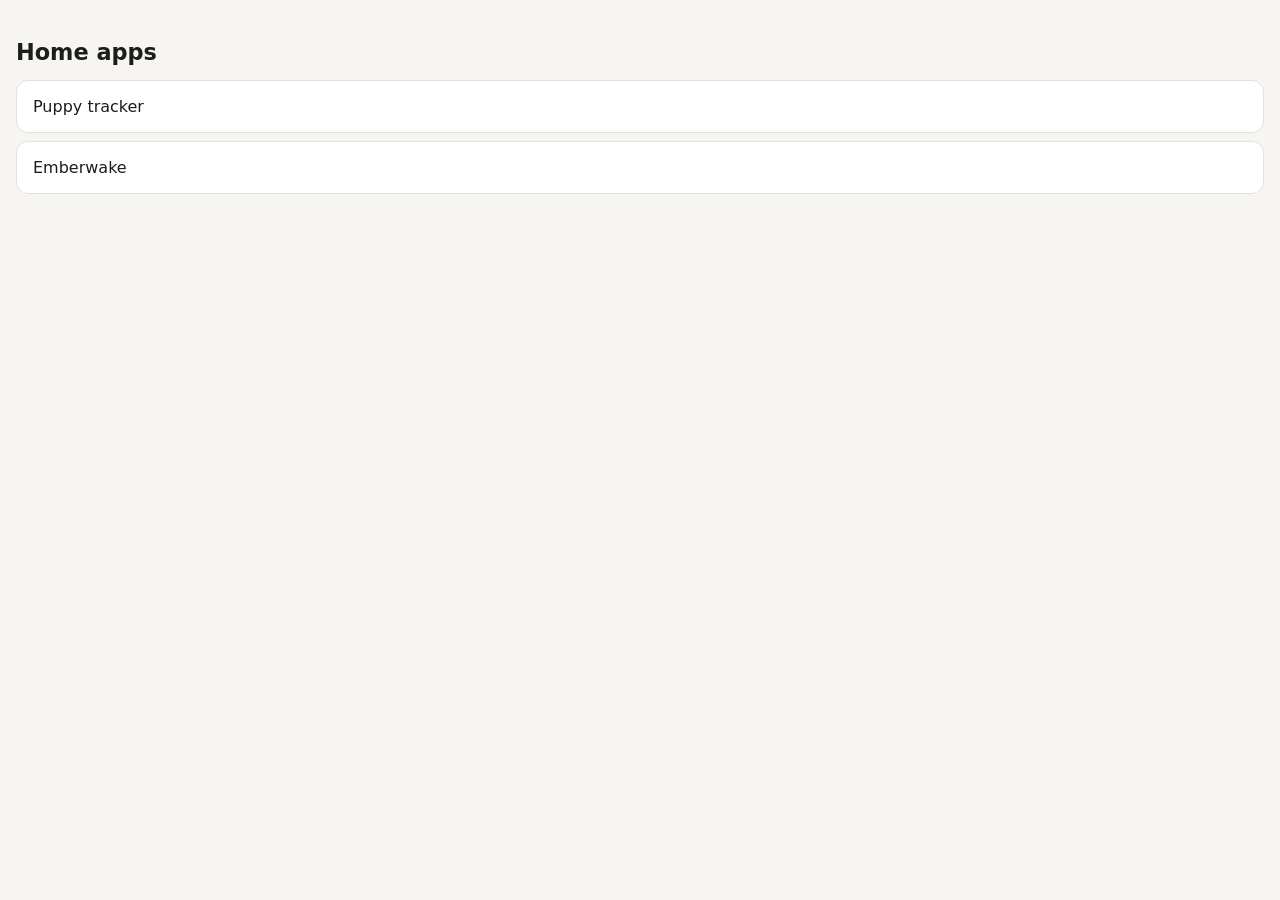
<file: index.html>
<!doctype html>
<html lang="en-GB">
<head>
<meta charset="utf-8">
<meta name="viewport" content="width=device-width, initial-scale=1">
<title>Home apps</title>
<style>
  body { font-family: system-ui, sans-serif; margin: 0; padding: 24px 16px; background: #f6f5f2; color: #1d1d1b; }
  h1 { font-size: 1.4rem; }
  a { display: block; padding: 16px; margin: 8px 0; background: #fff; border-radius: 12px; color: inherit; text-decoration: none; border: 1px solid #e3e1db; }
  @media (prefers-color-scheme: dark) { body { background: #161615; color: #eee; } a { background: #232321; border-color: #333; } }
</style>
</head>
<body>
<h1>Home apps</h1>
<a href="puppy/">Puppy tracker</a>
<a href="emberwake/">Emberwake</a>
</body>
</html>
</file>
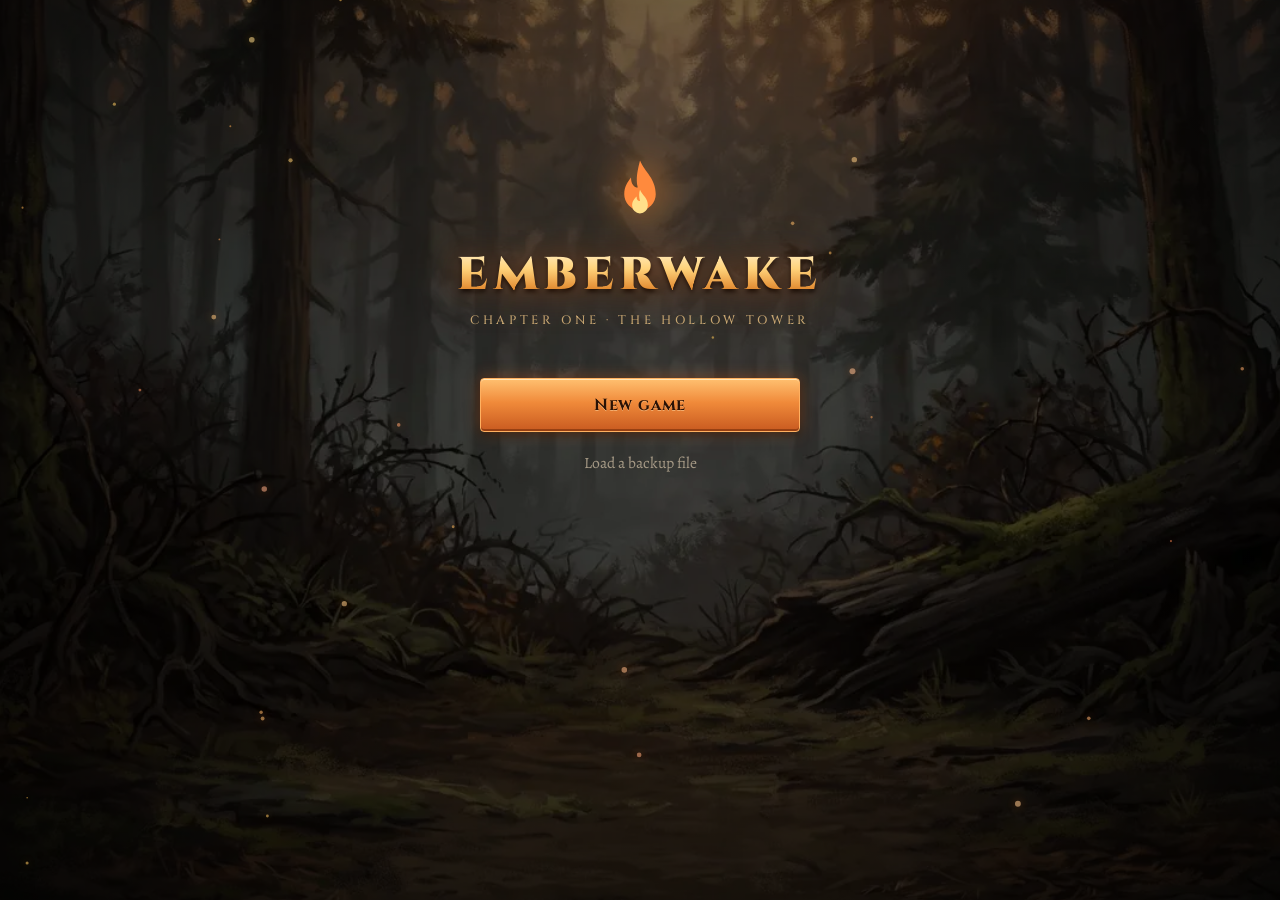
<file: emberwake/index.html>
<!doctype html>
<html lang="en-GB">
<head>
<meta charset="utf-8">
<meta name="viewport" content="width=device-width, initial-scale=1, viewport-fit=cover, user-scalable=no">
<meta name="theme-color" content="#12131c">
<meta name="apple-mobile-web-app-capable" content="yes">
<meta name="apple-mobile-web-app-status-bar-style" content="black-translucent">
<meta name="apple-mobile-web-app-title" content="Emberwake">
<link rel="manifest" href="manifest.json">
<link rel="apple-touch-icon" href="icon.svg">
<link rel="icon" href="icon.svg">
<title>Emberwake</title>
<style>
  :root {
    --bg:#12131c; --panel:#1c1e2b; --panel2:#24273a; --line:#33374d; --ink:#ece6d6; --muted:#9a96a8;
    --gold:#e0b252; --ember:#ff8a3d; --hp:#5fbf6a; --hplow:#e0574a; --mp:#5a9cff; --atb:#e8c84a; --bad:#e0574a; --good:#7fd08a;
  }
  * { box-sizing:border-box; -webkit-tap-highlight-color:transparent; }
  html, body { margin:0; background:var(--bg); color:var(--ink); font-family:system-ui, -apple-system, "Segoe UI", Roboto, sans-serif; font-size:16px; }
  body { min-height:100vh; overscroll-behavior:none; }
  #app { max-width:540px; margin:0 auto; padding:calc(env(safe-area-inset-top) + 12px) 14px calc(env(safe-area-inset-bottom) + 20px); }
  h1, h2, h3, .serif { font-family: Georgia, "Times New Roman", serif; font-weight:normal; letter-spacing:.01em; }
  h1 { font-size:1.6rem; margin:6px 0 4px; color:var(--gold); }
  h2 { font-size:1.15rem; margin:0 0 8px; color:var(--gold); }
  h3 { font-size:1rem; margin:12px 0 6px; }
  p { line-height:1.45; margin:6px 0; }
  .muted { color:var(--muted); font-size:.88rem; }
  .small { font-size:.82rem; }
  .card { background:var(--panel); border:1px solid var(--line); border-radius:14px; padding:14px; margin:10px 0; }
  .row { display:flex; gap:8px; align-items:center; flex-wrap:wrap; }
  .row > .grow { flex:1; min-width:0; }
  .spread { display:flex; justify-content:space-between; align-items:center; gap:8px; }
  button { font:inherit; color:var(--ink); background:var(--panel2); border:1px solid var(--line); border-radius:12px; padding:11px 14px; cursor:pointer; touch-action:manipulation; }
  button:active { transform:scale(.97); }
  button:disabled { opacity:.4; }
  button.primary { background:linear-gradient(180deg,#ff9a4d,#d8642a); border-color:#ff9a4d; color:#1b0f06; font-weight:700; }
  button.gold { border-color:var(--gold); color:var(--gold); }
  button.big { width:100%; padding:16px; font-size:1.05rem; margin-top:8px; }
  button.sm { padding:6px 10px; font-size:.85rem; border-radius:9px; white-space:nowrap; }
  button.link { background:none; border:none; color:var(--muted); padding:6px; }
  .grid2 { display:grid; grid-template-columns:1fr 1fr; gap:8px; }
  .grid3 { display:grid; grid-template-columns:1fr 1fr 1fr; gap:8px; }
  .topbar { display:flex; justify-content:space-between; align-items:center; margin-bottom:4px; }
  .goldtxt { color:var(--gold); font-weight:600; }
  .bar { height:8px; border-radius:5px; background:#0b0c12; overflow:hidden; border:1px solid #000; }
  .bar > i { display:block; height:100%; background:var(--hp); transition:width .25s; }
  .bar.mp > i { background:var(--mp); }
  .bar.xp > i { background:var(--gold); }
  .bar.atb > i { background:var(--atb); transition:width .2s linear; }
  .bar.low > i { background:var(--hplow); }
  img.px { image-rendering:pixelated; image-rendering:crisp-edges; display:block; }
  .hero-mini { display:grid; grid-template-columns:44px 1fr; gap:10px; align-items:center; padding:6px 0; }
  .hero-mini img { width:44px; height:44px; object-fit:contain; }
  .hero-mini.ko img { filter:grayscale(1) brightness(.6); transform:rotate(90deg); }
  .stats { display:grid; grid-template-columns:1fr 1fr; gap:4px 16px; font-size:.92rem; }
  .stats div { display:flex; justify-content:space-between; border-bottom:1px solid var(--line); padding:4px 0; }
  .tabs { display:flex; gap:6px; overflow-x:auto; margin:8px 0; }
  .tabs button { flex:0 0 auto; border-radius:20px; padding:8px 14px; font-size:.9rem; }
  .tabs button.on { background:var(--gold); color:#1b1406; border-color:var(--gold); font-weight:700; }
  .herotabs { display:flex; gap:8px; }
  .herotabs button { flex:1; display:flex; flex-direction:column; align-items:center; gap:4px; padding:8px; }
  .herotabs button.on { border-color:var(--gold); background:#2c2a24; }
  .herotabs img { width:40px; height:40px; }
  .pill { display:inline-block; font-size:.72rem; padding:2px 7px; border-radius:20px; border:1px solid var(--line); color:var(--muted); margin:1px; white-space:nowrap; }
  .pill.on { color:var(--gold); border-color:var(--gold); }
  .pill.bad { color:var(--bad); border-color:var(--bad); }
  .pill.good { color:var(--good); border-color:var(--good); }
  .list > div { padding:10px 0; border-bottom:1px solid var(--line); }
  .list > div:last-child { border-bottom:none; }
  .dots { letter-spacing:2px; font-size:.9rem; }
  details { border-bottom:1px solid var(--line); padding:8px 0; }
  details summary { list-style:none; cursor:pointer; }
  details summary::-webkit-details-marker { display:none; }
  .rank { padding:5px 0 5px 10px; font-size:.88rem; border-left:3px solid var(--line); margin:4px 0; }
  .rank.have { border-color:var(--gold); }
  .rank.next { border-color:var(--ember); }
  .rank.locked { opacity:.55; }
  .up { color:var(--good); } .down { color:var(--bad); }
  .toast { position:fixed; left:50%; bottom:calc(env(safe-area-inset-bottom) + 24px); transform:translateX(-50%); background:#2c2a24; border:1px solid var(--gold); color:var(--ink); padding:10px 16px; border-radius:12px; z-index:50; max-width:90vw; text-align:center; animation:pop .2s; }
  @keyframes pop { from { transform:translateX(-50%) scale(.9); opacity:0; } }
  .overlay { position:fixed; inset:0; background:rgba(5,5,10,.82); z-index:40; display:flex; align-items:flex-end; justify-content:center; padding:16px 12px calc(env(safe-area-inset-bottom) + 16px); }
  .overlay.center { align-items:center; }
  .sheet { background:var(--panel); border:1px solid var(--line); border-radius:16px; padding:16px; width:100%; max-width:520px; max-height:85vh; overflow:auto; }
  .dialog { background:linear-gradient(180deg,#22253a,#181a28); border:2px solid #4a4f70; border-radius:14px; padding:16px; width:100%; max-width:520px; min-height:150px; position:relative; }
  .dialog .who { color:var(--gold); font-family:Georgia,serif; font-size:1.05rem; margin-bottom:6px; display:flex; gap:10px; align-items:center; }
  .dialog .who img { width:40px; height:40px; }
  .dialog .text { font-size:1.05rem; line-height:1.5; }
  .dialog .text.narr { font-style:italic; color:#d8d2c2; }
  .dialog .next { position:absolute; right:14px; bottom:10px; color:var(--muted); font-size:.8rem; }
  .title { text-align:center; padding-top:12vh; }
  .title h1 { font-size:2.6rem; letter-spacing:.06em; text-shadow:0 0 24px rgba(255,138,61,.5); }
  .flame { width:72px; height:72px; margin:0 auto; }
  textarea { width:100%; min-height:90px; background:#0b0c12; color:var(--ink); border:1px solid var(--line); border-radius:10px; padding:10px; font:inherit; font-size:.8rem; }
  .eventtxt { font-size:1rem; line-height:1.45; min-height:3em; }

  /* Battle */
  #battle { position:fixed; inset:0; display:flex; flex-direction:column; background:var(--bg); z-index:20; }
  .field { position:relative; flex:0 0 auto; height:min(48vh, 400px); overflow:hidden; border-bottom:2px solid #000; }
  .field .sky { position:absolute; inset:0; }
  .field .ground { position:absolute; left:0; right:0; bottom:0; height:68%; }
  .field .bgimg { position:absolute; inset:0; width:100%; height:100%; object-fit:cover; object-position:50% 75%; }
  .foes { position:absolute; left:2%; top:24%; bottom:4%; width:60%; display:grid; grid-template-columns:1fr 1fr; align-content:center; align-items:end; justify-items:center; gap:4px 2px; }
  .foes.one { grid-template-columns:1fr; }
  .friends { position:absolute; right:3%; top:15%; bottom:1%; width:32%; display:flex; flex-direction:column; justify-content:space-evenly; align-items:center; }
  /* painted backgrounds: ground is the bottom of the picture, so both sides stand there.
     The party forms two staggered rows (back row behind, front row lower and on top). */
  .field.painted { height:min(58vh, 520px); }
  .field.painted .friends { top:50%; bottom:1%; right:4%; width:44%; display:grid; grid-template-columns:1fr 1fr; grid-auto-rows:1fr; align-items:end; justify-items:center; }
  .field.painted .friends .unit:nth-child(2) { margin-right:0; }
  .field.painted .friends .unit:nth-child(n+3) { translate:-16% 0; }
  .field.painted .friends .unit:not(.pet) .spr img.paint { max-width:21vw; object-fit:contain; object-position:50% 100%; }
  .field.painted .foes { top:48%; bottom:2%; }
  .unit { position:relative; display:flex; flex-direction:column; align-items:center; transition:transform .15s, opacity .4s, filter .3s; }
  .unit img { filter:drop-shadow(0 2px 0 rgba(0,0,0,.25)); }
  .spr { position:relative; display:flex; justify-content:center; }
  .spr::after { content:''; position:absolute; left:12%; right:12%; bottom:-4px; height:9px; background:radial-gradient(ellipse at center, rgba(0,0,0,.45), rgba(0,0,0,0) 70%); z-index:-1; }
  .unit.pet { margin-right:40px; }
  .friends.many { display:grid; grid-template-columns:1fr 1fr; align-content:space-evenly; justify-items:center; width:40%; }
  .friends.many .unit.pet { margin-right:0; }
  .selbar { font-size:.82rem; background:#1c2a3a; border:1px solid #3a5a7a; border-radius:10px; padding:6px 10px; margin:6px 0; }
  .odds { margin-top:8px; padding:8px; border:1px solid var(--line); border-radius:10px; background:rgba(0,0,0,.2); }
  .field.surgeflash::after { content:''; position:absolute; inset:0; background:radial-gradient(circle, rgba(255,170,60,.65), rgba(255,90,20,0) 70%); animation:sflash .7s; pointer-events:none; }
  @keyframes sflash { from { opacity:1; } to { opacity:0; } }
  .banner.big { font-size:1.3rem; color:var(--ember); border-color:var(--ember); }
  .surgewrap { display:flex; align-items:center; gap:6px; font-size:.72rem; color:var(--ember); flex:1; margin:0 10px; }
  .surgewrap .bar { flex:1; }
  .bar.surge > i { background:linear-gradient(90deg,#ff6a2a,#ffd76a); }
  .surgewrap.full .bar { box-shadow:0 0 8px #ff9a3d; }
  .surgebtn { width:100%; margin-bottom:8px; background:linear-gradient(90deg,#ff6a2a,#ffb84a); border-color:#ffd76a; color:#1b0f06; font-weight:800; animation:glow 1s infinite alternate; }
  @keyframes glow { to { box-shadow:0 0 14px #ff9a3d; } }
  .prow.pet { grid-template-columns:62px 1fr 1fr 54px; padding:5px 12px; }
  .mapwrap { background:radial-gradient(ellipse at center, #232638, #171925); border:1px solid var(--line); border-radius:14px; margin:8px 0; padding:4px; }
  .mapsvg { width:100%; display:block; max-height:52vh; }
  .strip { display:flex; gap:8px; margin:8px 0; }
  .strip-cell { flex:1; display:flex; gap:6px; align-items:center; background:var(--panel); border:1px solid var(--line); border-radius:10px; padding:5px 6px; min-width:0; }
  .strip-cell img { width:28px; height:28px; object-fit:contain; flex:0 0 auto; }
  .strip-cell .small { font-size:.7rem; white-space:nowrap; overflow:hidden; text-overflow:ellipsis; }
  .strip-cell.ko { opacity:.45; }
  .bgc { position:absolute; inset:0; width:100%; height:100%; }
  .fxc { position:absolute; inset:0; width:100%; height:100%; pointer-events:none; z-index:7; }
  .unit .spr img { animation:idle 1.7s ease-in-out infinite alternate; animation-delay:inherit; }
  .unit.ko .spr img { animation:none; }
  @keyframes idle { from { transform:translateY(0); } to { transform:translateY(-3px); } }
  .field.shake { animation:fshake .3s; }
  .field.shake2 { animation:fshake2 .45s; }
  @keyframes fshake2 { 0%,100% { transform:translate(0,0); } 15% { transform:translate(-12px,6px); } 30% { transform:translate(10px,-7px); } 45% { transform:translate(-8px,5px); } 60% { transform:translate(6px,-4px); } 80% { transform:translate(-3px,2px); } }
  .unit.impact .spr img { filter:brightness(0) invert(1) !important; transform:scale(1.14); animation-play-state:paused; }
  .field.hitflash::before, .field.hitflash2::before { content:''; position:absolute; inset:0; background:#fff; pointer-events:none; z-index:8; animation:hflash .22s forwards; }
  .field.hitflash2::before { background:radial-gradient(circle, #fff, #ffd27a 60%, rgba(255,140,40,.6)); animation-duration:.4s; }
  @keyframes hflash { from { opacity:.55; } to { opacity:0; } }
  .levelup { max-height:88vh; overflow-y:auto; }
  .lvtitle { text-align:center; color:var(--gold); font-size:1.6rem; animation:bmname .4s ease-out; }
  .lvcard { border:1px solid var(--line); border-radius:12px; padding:8px 10px; margin:8px 0; background:rgba(255,215,106,.04); }
  .lvnum { font-size:1.05rem; } .lvnum b { color:var(--gold); font-size:1.3rem; }
  .lvrow { display:grid; grid-template-columns:1fr 3.2em 1.2em 3.2em 3em; align-items:center; font-size:.9rem; padding:1px 0; text-align:right; }
  .lvrow > span:first-child { text-align:left; } .lvrow .arrow { text-align:center; color:var(--muted); }
  .lvrow b { color:#fff; } .lvrow .up { color:var(--good); font-weight:700; }
  .nextup { color:#ffe9b0; }
  .warnban { position:absolute; left:6%; right:6%; top:16%; z-index:9; text-align:center; background:rgba(40,8,8,.9); border:2px solid #e0574a; color:#ffd0c0; border-radius:12px; padding:8px 10px; font-weight:700; font-size:.95rem; animation:bmin .2s, warnpulse .6s 3; pointer-events:none; }
  .warnban.good { background:rgba(10,30,12,.9); border-color:#6ad07a; color:#d0ffd8; animation:bmin .2s; }
  @keyframes warnpulse { 50% { box-shadow:0 0 18px #e0574a; } }
  .unit.elite .spr img { filter:drop-shadow(0 0 3px #ffd76a) drop-shadow(0 0 6px #ff9a3d) !important; }
  .unit.elite .uname { color:#ffd76a; font-weight:700; }
  .unit.charging .spr { animation:charge .5s infinite alternate; }
  @keyframes charge { from { filter:drop-shadow(0 0 2px #ff3a1a); } to { filter:drop-shadow(0 0 12px #ff3a1a); } }
  .unit.marked .spr::before { content:'🎯'; position:absolute; top:-18px; font-size:1rem; z-index:3; animation:bob .5s infinite alternate; }
  .sts { color:#ffb0a0; }
  .huntcard { border-color:#6a4a2a; background:linear-gradient(180deg,#2a2018,#1c1a20); }
  .huntcard .apex { margin-top:10px; padding-top:8px; border-top:1px dashed #6a4a2a; }
  .huntcard .apex.gone { opacity:.6; }
  .bountyin { margin-top:10px; padding-top:8px; border-top:1px dashed #6a4a2a; }
  .pot { color:#ffd76a; letter-spacing:1px; } .pot .off { color:#3a3a48; }
  .card.advise, .lvcard.advise { border-color:#7a4a3a; }
  .advice { color:#ffb0a0; margin-top:6px; }
  button.bad { border-color:#e0574a; color:#ffb0a0; }
  .holdbtn.on { background:#2c3a24; border-color:#6ad07a; color:#d0ffd8; }
  .beastbox { margin-top:8px; padding-top:8px; border-top:1px dashed var(--line); }
  .beastbox summary { cursor:pointer; margin-top:6px; }
  .awaken { margin-top:10px; padding:8px 10px; border:1px solid #6a4a2a; border-radius:10px; background:linear-gradient(180deg,#2a2018,#1c1a20); }
  .awaken.done { border-color:var(--gold); }
  .warsvg { width:100%; display:block; max-height:58vh; }
  .warmy { padding:8px 0; border-bottom:1px solid var(--line); }
  .warmy.on { border-left:3px solid #7ad8ff; padding-left:8px; }
  .soldier { padding:8px 0; border-bottom:1px solid var(--line); cursor:pointer; }
  .kindlebtn { width:100%; margin-bottom:8px; background:linear-gradient(90deg,#3a0a0a,#8a2a10); border-color:#ff6a2a; color:#ffd0a0; font-weight:700; }
  .unit.lunge .spr { animation:lunge .32s ease-out; }
  @keyframes lunge { 40% { transform:translateX(calc(var(--dir, -1) * 34px)) scale(1.08); } 100% { transform:none; } }
  .unit.cast .spr img, .unit.castheal .spr img { animation:castglow .5s ease-out; }
  .unit.cast .spr { animation:castrise .5s ease-out; }
  .unit.castheal .spr { animation:castrise .5s ease-out; }
  @keyframes castrise { 40% { transform:translateY(-8px); } 100% { transform:none; } }
  @keyframes castglow { 50% { filter:drop-shadow(0 0 10px #a0c0ff) brightness(1.5); } }
  .unit.castheal .spr img { animation-name:healglow; }
  @keyframes healglow { 50% { filter:drop-shadow(0 0 10px #7aff9a) brightness(1.4); } }
  .unit.hit .spr { animation:recoil .28s ease-out; }
  @keyframes recoil { 30% { transform:translateX(calc(var(--kb, 1) * 10px)) rotate(4deg); } 100% { transform:none; } }
  .unit.dying { animation:dying .45s ease-in forwards; }
  @keyframes dying { to { opacity:0; transform:translateY(10px) scale(.8); filter:brightness(3) saturate(0); } }
  .unit.enraged .spr { transform:scale(1.18); transition:transform .4s; }
  .unit.enraged .spr img { filter:drop-shadow(0 0 4px #ff3a1a) drop-shadow(0 0 10px #ff3a1a) !important; }
  .field.phaseflash::before { content:''; position:absolute; inset:0; background:radial-gradient(circle, rgba(255,40,20,.55), rgba(80,0,0,.2) 70%); pointer-events:none; z-index:8; animation:hflash .9s forwards; }
  .cutin { position:absolute; left:-30%; top:50%; transform:translateY(-50%); opacity:.9; animation:cutin .75s ease-out forwards; filter:drop-shadow(0 0 16px #ff9a3d); }
  .bigmove.combo .cutin { filter:drop-shadow(0 0 16px #7ad8ff); }
  .bigmove.awaken .cutin { filter:drop-shadow(0 0 18px #ffd76a); }
  @keyframes cutin { 0% { left:-40%; } 30% { left:4%; } 80% { left:10%; opacity:.9; } 100% { left:14%; opacity:0; } }
  .bigmove.awaken b { color:#fff6c8; text-shadow:0 0 16px #ffd76a, 0 2px 0 #000; }
  .unit .spr img.paint { height:var(--ph, 100px); width:auto; image-rendering:auto; }
  .unit.hasart .spr::after { left:22%; right:22%; bottom:-2px; }
  .unit.pet .spr img.paint { height:calc(var(--ph) * var(--fs, 1) * 0.8); max-width:20vw; object-fit:contain; object-position:50% 100%; scale:-1 1; }
  /* evolved companions: same painting, tinted by the form they grew into */
  .unit.pet.evo-attack .spr img.paint { filter:sepia(.35) saturate(1.6) hue-rotate(-25deg) drop-shadow(0 0 4px rgba(255,80,40,.55)); }
  .unit.pet.evo-guard .spr img.paint { filter:saturate(.7) brightness(.95) drop-shadow(0 0 4px rgba(150,180,220,.6)); }
  .unit.pet.evo-support .spr img.paint { filter:brightness(1.08) drop-shadow(0 0 5px rgba(140,255,170,.6)); }
  .unit.pet.evo-final .spr img.paint { height:calc(var(--ph) * var(--fs, 1) * 0.92); }
  .unit.pet.alpha .spr img.paint { height:calc(var(--ph) * var(--fs, 1) * 1.0); }
  .foes .unit .spr img.paint { height:calc(var(--ph) * var(--fs, 1)); max-width:28vw; object-fit:contain; object-position:50% 100%; }
  .foes.one .unit .spr img.paint { max-width:56vw; }
  .foes .unit.boss.hasart .spr img.paint { height:calc(var(--ph) * 1.7 * var(--fs, 1)); }
  .dialog .who img.face { width:76px; height:96px; }
  img.face { object-fit:cover; object-position:50% 12%; image-rendering:auto; border-radius:6px; }
  .cutin img.face { border-radius:12px; box-shadow:0 0 0 2px rgba(255,215,106,.6); }
  .bigmove { position:absolute; inset:0; z-index:9; display:flex; flex-direction:column; align-items:center; justify-content:center; background:rgba(4,4,12,.62); pointer-events:none; animation:bmin .18s; }
  .bigmove small { font-size:.75rem; letter-spacing:.25em; text-transform:uppercase; color:#ffd27a; }
  .bigmove b { font-family:Georgia,serif; font-size:1.9rem; color:#fff; text-shadow:0 0 12px #ff9a3d, 0 2px 0 #000; animation:bmname .35s ease-out; }
  .bigmove.surge b { color:#ffe9b0; font-size:2.1rem; text-shadow:0 0 18px #ff6a2a, 0 2px 0 #000; }
  .bigmove.combo b { text-shadow:0 0 14px #7ad8ff, 0 2px 0 #000; }
  .bigmove.out { opacity:0; transition:opacity .4s; }
  @keyframes bmin { from { opacity:0; } }
  @keyframes bmname { from { transform:scale(1.8); opacity:0; letter-spacing:.3em; } }
  @keyframes fshake { 0%,100% { transform:translate(0,0); } 20% { transform:translate(-6px,3px); } 40% { transform:translate(5px,-3px); } 60% { transform:translate(-4px,2px); } 80% { transform:translate(3px,-1px); } }
  .keepscene { width:100%; height:auto; aspect-ratio:100/53; display:block; border-radius:14px; border:1px solid var(--line); margin:6px 0 2px; background:#2a3a24; }
  .card.defend { border-color:#5a4a2a; background:linear-gradient(180deg,#24263a,#1c1e2b); }
  .card.defend.alert { border-color:var(--ember); box-shadow:0 0 18px rgba(255,138,61,.18); }
  .card.town { border-color:#6a5a3a; }
  .bout { border-top:1px solid var(--line); padding:10px 0; }
  .bout.final { border-left:3px solid var(--bad); padding-left:10px; }
  .bout.won { opacity:.75; }
  .stars { font-size:2.2rem; color:var(--gold); letter-spacing:6px; text-shadow:0 0 12px rgba(255,200,80,.5); }
  /* Siege */
  #siege { position:fixed; inset:0; z-index:25; background:#08090f; display:flex; flex-direction:column; user-select:none; -webkit-user-select:none; }
  .sg-top { display:flex; flex-wrap:wrap; align-items:center; gap:6px 8px; padding:calc(env(safe-area-inset-top) + 6px) 10px 6px; background:#12131c; border-bottom:1px solid var(--line); }
  .sg-top > div:first-child { flex:1 1 auto; }
  .sg-hp { order:3; flex:1 1 100%; display:grid; grid-template-columns:auto 1fr auto 1fr; gap:4px 6px; align-items:center; font-size:.68rem; color:var(--muted); }
  .sg-hp .bar i { background:#c8a040; }
  .sg-hp .bar:last-child i { background:#6ad07a; }
  .sg-stage { flex:1 1 auto; position:relative; min-height:0; }
  .sg-stage canvas { position:absolute; inset:0; touch-action:none; }
  .sg-banner { position:absolute; top:12%; left:50%; transform:translateX(-50%) scale(.9); background:rgba(10,10,20,.85); border:1px solid #5a5f80; color:#ffe9b0; border-radius:12px; padding:8px 16px; font-family:Georgia,serif; font-size:1.05rem; opacity:0; transition:opacity .2s, transform .2s; pointer-events:none; white-space:nowrap; z-index:3; }
  .sg-banner.show { opacity:1; transform:translateX(-50%) scale(1); }
  .sg-banner.bad { border-color:var(--bad); color:#ffb0a0; }
  .sg-banner.warn { border-color:var(--atb); color:#fff0b0; font-family:system-ui; font-size:.85rem; }
  .sg-hint { position:absolute; left:8px; right:8px; bottom:8px; background:rgba(20,18,12,.88); border:1px solid var(--gold); border-radius:10px; padding:8px 10px; font-size:.85rem; display:none; z-index:3; pointer-events:none; }
  .sg-bottom { flex:0 0 auto; background:#12131c; border-top:1px solid var(--line); padding:6px 8px calc(env(safe-area-inset-bottom) + 8px); }
  .sg-levy { color:var(--gold); font-size:.9rem; }
  .sg-levy b { font-size:1.15rem; }
  .sg-cards { display:flex; gap:6px; overflow-x:auto; padding:6px 0; }
  .sg-card { flex:0 0 auto; display:flex; flex-direction:column; align-items:center; gap:2px; padding:6px 8px; min-width:66px; font-size:.72rem; position:relative; }
  .sg-card img { width:32px; height:32px; object-fit:contain; }
  .sg-card b { color:var(--gold); font-size:.8rem; }
  .sg-card.on, .sg-hero.on { border-color:var(--atb); background:#2c2a20; box-shadow:0 0 10px rgba(232,200,74,.35); }
  .sg-card.poor { opacity:.45; }
  .sg-heroes { display:flex; gap:6px; }
  .sg-hero { flex:1; display:flex; align-items:center; gap:6px; padding:6px; font-size:.75rem; position:relative; overflow:hidden; text-align:left; }
  .sg-hero img { width:30px; height:30px; object-fit:contain; flex:0 0 auto; }
  .sg-hero .nm { position:relative; z-index:1; }
  .sg-hero .cdv { position:absolute; left:0; right:0; bottom:0; height:0; background:rgba(0,0,0,.55); pointer-events:none; }
  .sg-hero.ready { border-color:var(--ember); }
  .sg-hero.done { opacity:.5; }
  .sg-hero.down { filter:grayscale(1); }
  #sgstart { margin-top:6px; }
  .sg-sel { display:none; align-items:center; gap:6px; padding:4px 0 2px; flex-wrap:wrap; font-size:.82rem; color:#7ad8ff; }
  .sg-sel b { margin-right:auto; }
  .sg-sel { display:flex; }
  .sg-sel button.on { border-color:var(--atb); background:#2c2a20; color:#fff0b0; }
  .sg-plan { display:none; align-items:center; justify-content:space-between; gap:6px; flex-wrap:wrap; padding:6px 8px; margin:4px 0; border:1px dashed var(--gold); border-radius:10px; background:#1e1c14; color:#ffe9b0; }
  .sg-plan-b { display:flex; gap:6px; }
  .sg-tabs { display:flex; gap:4px; margin:6px 0 2px; }
  .sg-tabs button { flex:1; padding:7px 4px; font-size:.82rem; }
  .sg-tabs button.on { border-color:var(--atb); background:#2c2a20; color:#ffe9b0; }
  .sg-panel { min-height:104px; }
  .sg-zoom { position:absolute; right:8px; top:8px; display:flex; flex-direction:column; gap:6px; z-index:3; }
  .sg-zoom button { width:38px; height:38px; padding:0; font-size:1.15rem; background:rgba(18,19,28,.85); }
  .fcard { min-width:74px; }
  .fcard b { font-size:.66rem; }
  .sw { display:block; width:26px; height:26px; border-radius:4px; border:1px solid rgba(0,0,0,.5); }
  .sw-wall { background:linear-gradient(#b8b4ac 30%,#9a968e 30%); }
  .sw-tower { background:linear-gradient(#c0bcb4 35%,#a8a49c 35%); border-width:3px; }
  .sw-moat { background:repeating-linear-gradient(0deg,#2a5a8a 0 5px,#3a6a9a 5px 7px); }
  .sw-stakes { background:repeating-linear-gradient(60deg,#6a8a4a 0 4px,#8a6438 4px 6px); }
  .sw-pit { background:radial-gradient(#0a0806 45%,#6a5a40 50%); }
  .sw-pitch { background:#120e0a; }
  .sw-brazier { background:radial-gradient(#ffd27a 25%,#ff8a3d 40%,#4a4a52 45%); }
  .sw-mangonel { background:linear-gradient(135deg,#7a5232 40%,#8a6438 40% 55%,#7a5232 55%); }
  .sw-demolish { background:repeating-linear-gradient(45deg,#e0574a 0 4px,#3a2020 4px 8px); }
  .evobtn { display:flex; flex-direction:column; align-items:flex-start; text-align:left; width:100%; margin-top:6px; gap:2px; }
  .evobtn .small { color:var(--ink); opacity:.8; }
  .evo { display:flex; justify-content:center; align-items:center; gap:16px; font-size:1.6rem; color:var(--gold); margin:10px 0; }
  .friends .unit:nth-child(2) { margin-right:26px; }
  .unit .uname { font-size:.68rem; background:rgba(0,0,0,.55); padding:1px 5px; border-radius:6px; margin-top:2px; white-space:nowrap; max-width:150px; overflow:hidden; text-overflow:ellipsis; }
  .unit .hpmini { width:60px; height:5px; background:#0b0c12; border-radius:3px; overflow:hidden; margin-top:2px; }
  .unit .hpmini i { display:block; height:100%; background:var(--bad); transition:width .3s; }
  .unit .sts { font-size:.6rem; min-height:.8rem; color:#ffd; text-shadow:0 1px 2px #000; }
  .unit.ko { opacity:0; transform:scale(.8); pointer-events:none; }
  .friends .unit.ko { opacity:.6; filter:grayscale(1); transform:rotate(-90deg) scale(.8); }
  .unit.active img { filter:drop-shadow(0 0 6px #ffd76a) drop-shadow(0 3px 0 rgba(0,0,0,.35)); }
  .unit.step { transform:translateX(-18px); }
  .foes .unit.step { transform:translateX(18px); }
  .unit.hit { animation:shake .3s; }
  .unit.flash img { animation:flash .3s; }
  @keyframes shake { 0%,100% { transform:translateX(0); } 25% { transform:translateX(-5px); } 75% { transform:translateX(5px); } }
  @keyframes flash { 50% { filter:brightness(3); } }
  .unit.targetable { cursor:pointer; }
  .unit.targetable::after { content:'▼'; position:absolute; top:-18px; color:var(--atb); font-size:1rem; animation:bob .6s infinite alternate; text-shadow:0 1px 2px #000; }
  @keyframes bob { to { transform:translateY(4px); } }
  .float { position:absolute; top:10%; left:50%; transform:translateX(-50%); font-weight:800; font-size:1.25rem; color:#fff; text-shadow:0 2px 0 #000, 0 0 4px #000; pointer-events:none; animation:floatup 1s forwards; white-space:nowrap; z-index:5; }
  .float.heal { color:#7fff8a; } .float.mp { color:#8ac0ff; } .float.crit { color:#ffd23a; font-size:1.9rem; } .float.weak { color:#ff9a3d; font-size:1.75rem; } .float.huge { color:#fff2a0; font-size:2.5rem; text-shadow:0 0 10px #ff6a2a, 0 2px 0 #000; } .float.resist { color:#b0b8c8; font-size:1rem; } .float.label { font-size:.8rem; color:#ffe9b0; top:-6%; } .float.label.crit { color:#ffd23a; font-size:.85rem; letter-spacing:.08em; } .float.label.weak { color:#ff9a3d; font-size:.85rem; letter-spacing:.08em; }
  @keyframes floatup { 0% { opacity:0; transform:translate(-50%,10px); } 15% { opacity:1; transform:translate(-50%,0); } 100% { opacity:0; transform:translate(-50%,-34px); } }
  .banner { position:absolute; top:8px; left:50%; transform:translateX(-50%); background:rgba(10,10,20,.85); border:1px solid #5a5f80; border-radius:10px; padding:6px 14px; font-family:Georgia,serif; font-size:1rem; opacity:0; transition:opacity .15s; pointer-events:none; white-space:nowrap; z-index:6; }
  .banner.show { opacity:1; }
  .pbars { flex:0 0 auto; background:#161826; border-bottom:1px solid var(--line); }
  .prow { display:grid; grid-template-columns:62px 1fr 1fr 54px; gap:8px; align-items:center; padding:7px 12px; border-bottom:1px solid #22253a; font-size:.82rem; }
  .prow.active { background:#2c2a20; }
  .prow.ko { opacity:.5; }
  .prow .nm { font-weight:600; overflow:hidden; text-overflow:ellipsis; white-space:nowrap; }
  .prow .num { font-size:.72rem; color:var(--muted); display:flex; justify-content:space-between; }
  .prow .sts { font-size:.62rem; color:var(--atb); }
  .cmd { flex:1 1 auto; overflow:auto; padding:10px 12px calc(env(safe-area-inset-bottom) + 10px); }
  .cmd .grid2 button, .cmd .grid3 button { padding:13px 8px; }
  .cmd .skill { display:flex; justify-content:space-between; width:100%; text-align:left; margin-bottom:6px; }
  .cmd .skill .c { color:var(--mp); font-size:.85rem; }
  .cmdtop { display:flex; justify-content:space-between; align-items:center; margin-bottom:8px; }
  .autobtn.on { background:var(--atb); color:#1b1406; border-color:var(--atb); font-weight:700; }
</style>
<link rel="stylesheet" href="theme.css">
</head>
<body>
<div id="app"></div>
<script src="audio.js"></script>
<script src="data.js"></script>
<script src="world.js"></script>
<script src="story.js"></script>
<script src="engine.js"></script>
<script src="sprites.js"></script>
<script src="art.js"></script>
<script src="war.js"></script>
<script src="siege.js"></script>
<script src="siegeui.js"></script>
<script src="battlefx.js"></script>
<script src="cine.js"></script>
<script src="game.js"></script>
<script>
  if ('serviceWorker' in navigator && location.protocol === 'https:') navigator.serviceWorker.register('sw.js');
</script>
</body>
</html>
</file>
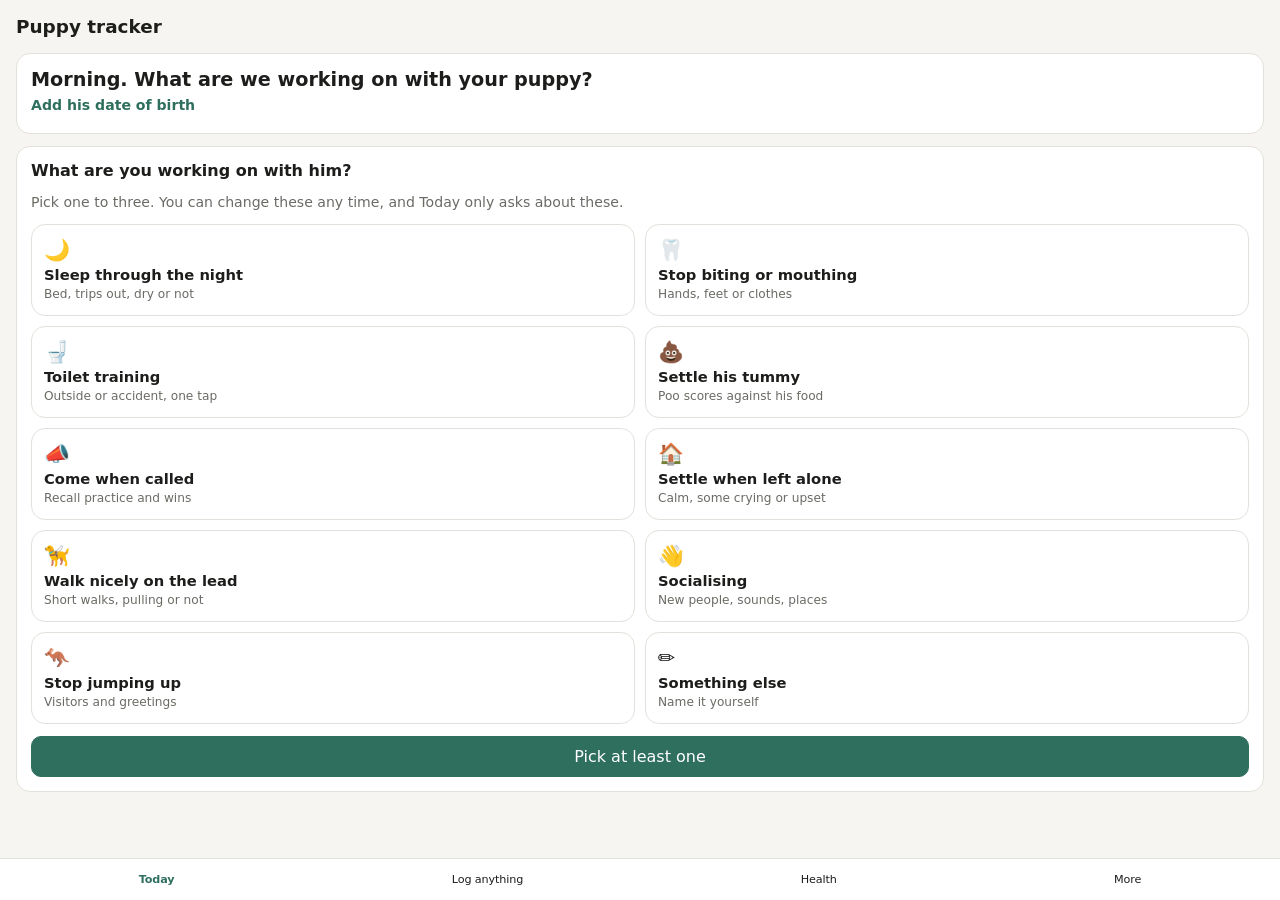
<file: puppy/index.html>
<!doctype html>
<html lang="en-GB">
<head>
<meta charset="utf-8">
<meta name="viewport" content="width=device-width, initial-scale=1, viewport-fit=cover">
<meta name="theme-color" content="#2f6f5e">
<meta name="apple-mobile-web-app-capable" content="yes">
<meta name="apple-mobile-web-app-title" content="Puppy">
<link rel="manifest" href="manifest.json">
<link rel="apple-touch-icon" href="icon.svg">
<title>Puppy tracker</title>
<style>
  :root { --bg:#f6f5f2; --card:#fff; --ink:#1d1d1b; --muted:#6b6a65; --line:#e3e1db; --accent:#2f6f5e; --good:#2f7d4f; --bad:#b4442f; --warn:#a86b12; }
  @media (prefers-color-scheme: dark) { :root { --bg:#161615; --card:#232321; --ink:#eeede9; --muted:#a3a29c; --line:#34332f; --accent:#5fb39b; --good:#5fbf86; --bad:#e07a62; --warn:#e0a84f; } }
  * { box-sizing: border-box; }
  body { margin:0; font-family: system-ui, sans-serif; background:var(--bg); color:var(--ink); padding-bottom: 84px; }
  header { padding: 16px; font-weight: 600; font-size: 1.15rem; }
  main { padding: 0 16px; }
  .card { background:var(--card); border:1px solid var(--line); border-radius:14px; padding:14px; margin-bottom:12px; }
  h2 { font-size:1rem; margin:0 0 10px; }
  h3 { font-size:.92rem; margin:14px 0 6px; }
  .muted { color:var(--muted); font-size:.88rem; }
  .row { display:flex; gap:8px; align-items:center; flex-wrap:wrap; }
  .row > * { min-width:0; }
  button { font: inherit; border:1px solid var(--line); background:var(--card); color:var(--ink); border-radius:10px; padding:10px 14px; }
  button.big { flex:1; padding:22px 10px; font-size:1.05rem; font-weight:600; }
  button.primary { background:var(--accent); border-color:var(--accent); color:#fff; }
  button.good { border-color:var(--good); color:var(--good); }
  button.bad { border-color:var(--bad); color:var(--bad); }
  button.small { padding:6px 10px; font-size:.85rem; }
  button.wide { width:100%; margin-top:12px; }
  input, select, textarea { font: inherit; padding:10px; border-radius:10px; border:1px solid var(--line); background:var(--bg); color:var(--ink); width:100%; }
  input[type=checkbox], input[type=radio] { width:auto; }
  input.date { width:auto; padding:6px 8px; font-size:.88rem; }
  label { display:block; margin:8px 0 4px; font-size:.9rem; }
  ul { list-style:none; padding:0; margin:0; }
  li { padding:8px 0; border-bottom:1px solid var(--line); display:flex; justify-content:space-between; gap:8px; align-items:center; flex-wrap:wrap; }
  li:last-child { border-bottom:none; }
  .stat { font-size:1.6rem; font-weight:700; }
  .bar { height:10px; border-radius:6px; background:var(--line); overflow:hidden; margin-top:6px; }
  .bar > div { height:100%; background:var(--good); }
  nav { position:fixed; bottom:0; left:0; right:0; display:flex; background:var(--card); border-top:1px solid var(--line); padding-bottom: env(safe-area-inset-bottom); }
  nav button { flex:1 1 auto; border:none; border-radius:0; padding:14px 1px; font-size:.7rem; letter-spacing:-.01em; background:none; min-width:0; }
  nav button.on { color:var(--accent); font-weight:700; }
  .hidden { display:none !important; }
  table { width:100%; border-collapse:collapse; font-size:.82rem; }
  td, th { text-align:left; padding:5px 4px; border-bottom:1px solid var(--line); vertical-align:top; }
  th { color:var(--muted); font-weight:600; }
  .tag { font-size:.75rem; padding:2px 8px; border-radius:20px; border:1px solid var(--line); color:var(--muted); white-space:nowrap; }
  .due { color:var(--bad); border-color:var(--bad); }
  .soon { color:var(--warn); border-color:var(--warn); }
  .agecard h2 { margin-bottom:4px; }
  .agecard ul { margin-top:6px; }
  .agecard li { display:block; padding:5px 0; font-size:.9rem; color:var(--muted); }
  .subnav { display:flex; gap:6px; overflow-x:auto; padding:0 16px 10px; }
  .subnav button { flex:0 0 auto; padding:8px 14px; border-radius:20px; font-size:.88rem; }
  .subnav button.on { background:var(--accent); border-color:var(--accent); color:#fff; }
  .hello { font-size:1.2rem; font-weight:700; margin:0; }
  .goal-head { display:flex; justify-content:space-between; align-items:center; gap:8px; }
  .pill { font-size:.75rem; border-radius:20px; padding:3px 9px; background:var(--bg); color:var(--accent); font-weight:600; white-space:nowrap; border:1px solid var(--line); }
  .dots { display:flex; gap:5px; margin-top:10px; }
  .dot { width:24px; height:24px; border-radius:50%; background:var(--line); font-size:.65rem; display:grid; place-items:center; color:var(--muted); }
  .dot.y { background:var(--good); color:#fff; } .dot.n { background:var(--bad); color:#fff; }
  .tip { background:var(--bg); border-radius:10px; padding:9px 10px; font-size:.88rem; margin-top:10px; }
  .gbtns { display:flex; gap:8px; margin-top:10px; }
  .gbtns button { flex:1; padding:13px 4px; font-weight:600; font-size:.9rem; }
  .tiles { display:grid; grid-template-columns:1fr 1fr; gap:10px; margin-top:10px; }
  .tile { text-align:left; border:1.5px solid var(--line); border-radius:14px; padding:12px; min-height:92px; position:relative; }
  .tile.sel { border-color:var(--accent); }
  .tile.sel::after { content:"\2713"; position:absolute; top:8px; right:10px; color:var(--accent); font-weight:800; }
  .tile b { display:block; font-size:.92rem; margin-top:4px; }
  .tile small { color:var(--muted); font-size:.76rem; }
  .gdone { border-color:var(--good); }
  .linkbtn { border:none; background:none; color:var(--accent); padding:6px 0; font-weight:600; }
  .toast { position:fixed; left:50%; bottom:90px; transform:translateX(-50%); background:var(--ink); color:var(--bg); padding:10px 16px; border-radius:20px; font-size:.9rem; z-index:9; }
  .next { padding:10px; border-radius:10px; background:var(--bg); margin-top:8px; }
  a { color:var(--accent); }
  svg text { fill: var(--muted); font-size: 10px; }
</style>
</head>
<body>
<header id="title">Puppy tracker</header>
<div class="subnav hidden" id="subnav">
  <button data-sub="toilet">Toilet</button><button data-sub="sleep">Sleep</button><button data-sub="food">Food</button><button data-sub="training">Training</button><button data-sub="behaviour">Behaviour</button>
</div>
<main>

<!-- TODAY -->
<section id="tab-today">
  <div class="card">
    <p class="hello" id="tdHello"></p>
    <div class="muted" id="tdAge"></div>
    <div id="tdWalk"></div>
  </div>
  <div id="tdDue"></div>
  <div id="tdGoals"></div>
  <div class="card hidden" id="tdPicker">
    <h2 id="tdPickQ"></h2>
    <p class="muted">Pick one to three. You can change these any time, and Today only asks about these.</p>
    <div class="tiles" id="tdTiles"></div>
    <input id="tdOther" class="hidden" placeholder="What are you working on? e.g. calm in the car" style="margin-top:10px">
    <div class="row" style="margin-top:12px"><button class="primary" id="tdStart" style="flex:1">Start</button><button id="tdCancel">Cancel</button></div>
  </div>
  <div id="tdFoot"></div>
</section>

<!-- TOILET -->
<section id="tab-toilet" class="hidden">
  <div class="card">
    <h2>Log a toilet trip</h2>
    <div class="row">
      <button class="big good" data-toilet="garden" data-kind="wee">Wee in garden</button>
      <button class="big bad" data-toilet="inside" data-kind="wee">Wee inside</button>
    </div>
    <div class="row" style="margin-top:8px">
      <button class="big good" data-toilet="garden" data-kind="poo">Poo in garden</button>
      <button class="big bad" data-toilet="inside" data-kind="poo">Poo inside</button>
    </div>
    <div data-when="toilet"></div>
    <div class="next hidden" id="pooScore">
      <strong>How was it?</strong> <span class="muted">1 hard, 2 firm (ideal), 3 soft but formed, 4 very soft, 5 runny</span>
      <div class="row" style="margin-top:6px">
        <button class="good" data-score="1">1</button><button class="good" data-score="2">2</button><button data-score="3">3</button><button class="bad" data-score="4">4</button><button class="bad" data-score="5">5</button><button data-score="0">Skip</button>
      </div>
    </div>
  </div>
  <div class="card">
    <h2>Last 24 hours</h2>
    <div id="t24"></div>
  </div>
  <div class="card">
    <h2>Last 7 days</h2>
    <div class="stat" id="toiletRate">No logs yet</div>
    <div class="bar"><div id="toiletBar" style="width:0"></div></div>
    <p class="muted" id="toiletTrend"></p>
  </div>
  <div class="card">
    <h2>Recent</h2>
    <ul id="toiletList"></ul>
  </div>
  <div class="card">
    <details id="bkBox"><summary><strong>Fill in missed days</strong></summary>
      <div class="row" style="margin-top:10px"><button id="bkPrev" aria-label="Previous day">&lsaquo;</button><input type="date" id="bkDay" style="flex:1"><button id="bkNext" aria-label="Next day">&rsaquo;</button></div>
      <p class="muted" id="bkHas"></p>
      <div class="row">
        <label class="row" style="margin:0"><input type="radio" name="bkMode" value="usual" checked> His usual day</label>
        <label class="row" style="margin:0"><input type="radio" name="bkMode" value="times"> With times</label>
        <label class="row" style="margin:0"><input type="radio" name="bkMode" value="counts"> Just how many</label>
      </div>
      <div id="bkTimes">
        <div id="bkUsualNote" class="muted"></div>
        <div id="bkRows"></div>
        <div class="row" style="margin-top:8px">
          <button class="small" data-bkadd="wee|garden">+ Wee in garden</button><button class="small" data-bkadd="wee|inside">+ Wee inside</button>
          <button class="small" data-bkadd="poo|garden">+ Poo in garden</button><button class="small" data-bkadd="poo|inside">+ Poo inside</button>
        </div>
        <div class="row" id="bkUsualTools" style="margin-top:8px">
          <button class="small" id="bkSuggest">Suggest from his logs</button>
          <button class="small" id="bkKeep">Save these as his usual day</button>
        </div>
      </div>
      <div id="bkCounts" class="hidden">
        <div class="row">
          <div style="flex:1"><label for="bkWg">Wees in garden</label><input id="bkWg" type="number" inputmode="numeric" min="0"></div>
          <div style="flex:1"><label for="bkWi">Wees inside</label><input id="bkWi" type="number" inputmode="numeric" min="0"></div>
        </div>
        <div class="row">
          <div style="flex:1"><label for="bkPg">Poos in garden</label><input id="bkPg" type="number" inputmode="numeric" min="0"></div>
          <div style="flex:1"><label for="bkPi">Poos inside</label><input id="bkPi" type="number" inputmode="numeric" min="0"></div>
        </div>
        <label for="bkScore">Usual poo score that day</label>
        <select id="bkScore"><option value="">Not sure</option><option value="1">1 hard</option><option value="2">2 firm</option><option value="3">3 soft but formed</option><option value="4">4 very soft</option><option value="5">5 runny</option></select>
        <div class="row">
          <div style="flex:1"><label for="bkFrom">Up from</label><input id="bkFrom" type="time" value="06:00"></div>
          <div style="flex:1"><label for="bkTo">Bed at</label><input id="bkTo" type="time" value="21:30"></div>
        </div>
        <p class="muted">They're spread evenly across his waking hours and marked as approximate times. Counts and scores still go into his daily totals and the food and poos table.</p>
      </div>
      <button class="primary wide" id="bkSave">Save this day</button>
    </details>
  </div>
</section>

<!-- SLEEP -->
<section id="tab-sleep" class="hidden">
  <div class="card">
    <h2>Night time</h2>
    <div class="next" id="nightNow"></div>
    <div class="row" style="margin-top:8px">
      <button class="big" data-night="bed">Bedtime</button>
      <button class="big" data-night="out">Let out</button>
    </div>
    <div class="row" style="margin-top:8px">
      <button class="big" data-night="back">Back to bed</button>
      <button class="big" data-night="up">Up for the day</button>
    </div>
    <div data-when="night"></div>
    <div class="next hidden" id="outForm">
      <label for="outBy">What woke him</label>
      <select id="outBy"><option value="us">We woke him (planned)</option><option value="him">He cried or scratched</option><option value="quiet">He was awake but quiet</option></select>
      <div class="row" style="margin-top:8px">
        <label class="row" style="margin:0"><input type="checkbox" id="outWee" checked> Wee</label>
        <label class="row" style="margin:0"><input type="checkbox" id="outPoo"> Poo</label>
        <label class="row" style="margin:0"><input type="checkbox" id="outAcc"> Accident in his bed first</label>
      </div>
      <div class="row" style="margin-top:8px"><button class="primary" id="outSave" style="flex:1">Save trip</button><button id="outCancel">Cancel</button></div>
    </div>
    <ul id="nightList" style="margin-top:8px"></ul>
  </div>
  <div class="card">
    <h2>His usual night</h2>
    <div class="row"><button id="unPrev" aria-label="Previous night">&lsaquo;</button><input type="date" id="unDay" style="flex:1"><button id="unNext" aria-label="Next night">&rsaquo;</button></div>
    <p class="muted" id="unHas"></p>
    <div class="row">
      <button class="big" id="unUsual">Usual night</button>
      <button class="big" id="unThrough">Slept through</button>
    </div>
    <p class="muted" id="unSummary"></p>
    <details id="unEdit" style="margin-top:6px"><summary class="muted">Set his usual night</summary>
      <div class="row">
        <div style="flex:1"><label for="unBed">Bedtime</label><input id="unBed" type="time"></div>
        <div style="flex:1"><label for="unUp">Up for the day</label><input id="unUp" type="time"></div>
      </div>
      <h3>Trips out in the night</h3>
      <div id="unTrips"></div>
      <div class="row" style="margin-top:6px">
        <button class="small" id="unAddTrip">+ Add a trip</button>
        <button class="small" id="unSuggest">Suggest from his last nights</button>
      </div>
      <button class="primary wide" id="unSave">Save his usual night</button>
    </details>
  </div>
  <div class="card">
    <h2>Night plan</h2>
    <div id="nightPlan"></div>
    <p class="muted">Rules of thumb from your logs, not a vet's advice. Every puppy is different, so the test is whether he stays dry and settled.</p>
  </div>
  <div class="card">
    <h2>Sleep and naps</h2>
    <div class="next" id="sleepNow"></div>
    <div class="row" style="margin-top:8px">
      <button class="big" id="sleepStart">Fell asleep</button>
      <button class="big" id="sleepEnd">Woke up</button>
    </div>
    <div data-when="sleep"></div>
    <p class="muted" id="sleepSum"></p>
    <ul id="sleepList"></ul>
  </div>
</section>

<!-- TRAINING -->
<section id="tab-training" class="hidden">
  <div class="card">
    <h2>Log a session</h2>
    <label for="cmd">Command</label>
    <select id="cmd"></select>
    <div class="row" style="margin-top:8px">
      <input id="newCmd" placeholder="Add a command, e.g. leave it" style="flex:1">
      <button id="addCmd">Add</button>
    </div>
    <label for="reps">Reps tried</label>
    <input id="reps" type="number" inputmode="numeric" min="1" value="10">
    <label for="hits">Reps he got right</label>
    <input id="hits" type="number" inputmode="numeric" min="0" value="7">
    <div data-when="session"></div>
    <button class="primary wide" id="logSession">Save session</button>
  </div>
  <div class="card">
    <h2>Progress</h2>
    <ul id="trainList"></ul>
    <p class="muted">Rule of thumb: short sessions of 5 to 10 reps. When he gets 80% or more in three sessions running, make it a bit harder (more distance, longer duration or more distraction). If he drops below 50%, go back a step.</p>
  </div>
  <div class="card">
    <h2>Socialisation</h2>
    <div class="next" id="socWindow"></div>
    <label for="socCat">Area</label>
    <select id="socCat"></select>
    <label for="socItem">What he met</label>
    <select id="socItem"></select>
    <label>How he took it</label>
    <div class="row">
      <button class="big good" data-soc="fine">Happy</button>
      <button class="big" data-soc="unsure">Unsure, then OK</button>
      <button class="big bad" data-soc="scared">Scared</button>
    </div>
    <div data-when="soc"></div>
    <div class="row" style="margin-top:10px">
      <input id="socNew" placeholder="Add your own, e.g. the neighbour's cat" style="flex:1">
      <button id="socAdd">Add</button>
    </div>
  </div>
  <div class="card">
    <h2>Checklist</h2>
    <div class="stat" id="socRate"></div>
    <div class="bar"><div id="socBar" style="width:0"></div></div>
    <div id="socList"></div>
    <p class="muted">Short, calm meetings beat long ones. Let him watch from a distance and come closer if he wants, with treats for calm. If something scared him, go back to it later from further away. Tap an item to log it.</p>
  </div>
</section>

<!-- HEALTH -->
<section id="tab-health" class="hidden">

  <div class="card">
    <h2>Vaccinations</h2>
    <ul id="vaxList"></ul>
    <h3>Log a jab</h3>
    <label for="vaxDate">Date given</label>
    <input id="vaxDate" type="date">
    <label>What was given (tick all that apply)</label>
    <div class="row">
      <label class="row" style="margin:0"><input type="checkbox" class="vaxType" value="DHP"> DHP (e.g. Nobivac DHP)</label>
      <label class="row" style="margin:0"><input type="checkbox" class="vaxType" value="L4"> Lepto (e.g. Nobivac L4)</label>
      <label class="row" style="margin:0"><input type="checkbox" class="vaxType" value="KC"> Kennel cough</label>
    </div>
    <label for="vaxWhat">Product name or notes (optional)</label>
    <input id="vaxWhat" placeholder="e.g. Nobivac DHP and Nobivac L4, given by breeder">
    <label class="row" style="margin-top:10px"><input type="checkbox" id="vaxFinal"> This completes the puppy course for what's ticked</label>
    <button class="primary wide" id="addVax">Save jab</button>
    <div class="next" id="vaxNext"></div>
    <label for="vaxDue">Next jab due (from your vet, overrides the suggestion)</label>
    <input id="vaxDue" type="date">
  </div>

  <div class="card">
    <h2>Flea, tick and worm treatments</h2>
    <div class="next" id="coverage"></div>
    <div id="treatList"></div>
    <h3>Add a treatment</h3>
    <label for="tPreset">Quick pick (optional, fills in the boxes below)</label>
    <select id="tPreset">
      <option value="">None, I will fill it in myself</option>
      <option value="lotmil">Lotilaner and milbemycin, monthly chew (e.g. Lotimil Plus, Credelio Plus)</option>
      <option value="wormer">Wormer only</option>
      <option value="flea">Flea treatment only</option>
      <option value="tape">Tapeworm treatment</option>
    </select>
    <label for="tProduct">Product name</label>
    <input id="tProduct" placeholder="e.g. Lotimil Plus 5.5 to 11kg">
    <label>Covers</label>
    <div class="row" id="tCovers"></div>
    <div class="row">
      <div style="flex:1"><label for="tEvery">Every (weeks)</label><input id="tEvery" type="number" inputmode="numeric" min="1" value="4"></div>
      <div style="flex:1"><label for="tMin">From kg</label><input id="tMin" type="number" inputmode="decimal" step="0.1"></div>
      <div style="flex:1"><label for="tMax">To kg</label><input id="tMax" type="number" inputmode="decimal" step="0.1"></div>
    </div>
    <button class="primary wide" id="addTreat">Add treatment</button>
  </div>

  <div class="card">
    <h2>Weight</h2>
    <div class="row">
      <input id="wDate" type="date" style="flex:1">
      <input id="wKg" type="number" inputmode="decimal" step="0.01" placeholder="kg" style="flex:1">
      <button id="addW">Add</button>
    </div>
    <select id="wBcs" style="margin-top:8px">
      <option value="">Body score (optional)</option>
      <option value="1">1 of 9: very thin, bones stick out</option>
      <option value="2">2 of 9: thin</option>
      <option value="3">3 of 9: lean, ribs easy to see</option>
      <option value="4">4 of 9: ideal, lean side</option>
      <option value="5">5 of 9: ideal</option>
      <option value="6">6 of 9: a bit heavy</option>
      <option value="7">7 of 9: heavy, ribs hard to feel</option>
      <option value="8">8 of 9: very heavy</option>
      <option value="9">9 of 9: obese</option>
    </select>
    <label for="wAdult">Expected adult weight (kg)</label>
    <input id="wAdult" type="number" inputmode="decimal" step="0.5" placeholder="Used to read food packet guides">
    <div class="next" id="wGuide"></div>
    <div id="wChart" style="margin-top:12px"></div>
    <p class="muted" id="wGain"></p>
    <ul id="wList"></ul>
    <p class="muted">Body score matters more than the number on the scales, especially for crosses. You should feel his ribs easily under a thin layer, see a waist from above and a tuck behind the ribs from the side. Puppies vary hugely, so watch the trend and ask your vet if gain stalls or drops.</p>
  </div>

  <div class="card">
    <h2>Other reminders</h2>
    <ul id="customList"></ul>
    <div class="row" style="margin-top:8px">
      <input id="evName" placeholder="e.g. Microchip check" style="flex:2">
      <input id="evDate" type="date" style="flex:1">
      <button id="addEv">Add</button>
    </div>
  </div>

  <div class="card">
    <h2>Coming up</h2>
    <ul id="upcoming"></ul>
    <button id="icsAll" class="primary wide">Add upcoming to my calendar</button>
  </div>
</section>

<!-- FOOD -->
<section id="tab-food" class="hidden">
  <div class="card" data-sec="day">
    <h2>Day by day</h2>
    <div class="row"><button id="dayPrev" aria-label="Previous day">&lsaquo;</button><input type="date" id="dayPick" style="flex:1"><button id="dayNext" aria-label="Next day">&rsaquo;</button></div>
    <h3>What was in his bowl</h3>
    <div id="dietSummary"></div>
    <button class="small" id="dietOpen" style="margin-top:6px">Change his bowl for this day</button>
    <div id="dietBox" class="hidden">
    <p class="muted" id="dietNote"></p>
    <div id="dietEdit"></div>
    <div class="row" style="margin-top:8px">
      <button class="small" id="dietAddMain">+ Kibble or main food</button>
      <button class="small" id="dietAddWet">+ Wet food</button>
    </div>
    <div class="row" style="margin-top:8px;align-items:flex-end">
      <div style="flex:1"><label for="dietG">Kibble a day, all meals (g)</label><input id="dietG" type="number" inputmode="numeric" min="0"></div>
      <button class="small" id="dietUseGuide">Use packet guide</button>
    </div>
    <p class="muted" id="dietSplit"></p>
    <div class="next" id="dietPacket"></div>
    <input id="dietText" placeholder="Notes for the day (optional)" style="margin-top:8px">
    <div class="row"><button class="primary" id="dietSave" style="flex:1;margin-top:12px">Save for this day</button><button id="dietClose" style="margin-top:12px">Cancel</button></div>
    </div>
    <h3>Logged this day</h3>
    <p id="daySum"></p>
    <ul id="dayList"></ul>
    <button class="wide" id="dayMeals">Fill in his usual meals for this day</button>
    <p class="muted">Meals come from the bowl and his usual meals, eaten in full, with any treats taken out. Change any meal that was different. Wees and poos come from the Toilet tab.</p>
  </div>
  <div class="card" data-sec="treats">
    <h2>Treats and extras</h2>
    <div class="next" id="trToday"></div>
    <div class="row" id="trQuick" style="margin-top:8px"></div>
    <div data-when="treat"></div>
    <ul id="trList" style="margin-top:6px"></ul>
    <details id="trSetup" style="margin-top:8px"><summary class="muted">Set up treats and recipes</summary>
      <h3>Treats</h3>
      <ul id="trItems"></ul>
      <input id="trName" placeholder="e.g. Peanut butter (xylitol free)">
      <div class="row" style="margin-top:6px">
        <select id="trUnit" style="flex:1"><option value="tsp">per teaspoon</option><option value="g">per gram</option><option value="piece">per piece</option></select>
        <input id="trKcal" type="number" inputmode="decimal" placeholder="kcal" style="flex:1">
        <button id="trAdd">Add</button>
      </div>
      <p class="muted">Calories for one teaspoon, gram or piece, from the label. A level teaspoon is about 5 g. Peanut butter must be xylitol free (sometimes listed as birch sugar), as xylitol is poisonous to dogs.</p>
      <h3>Recipes</h3>
      <ul id="trRecipes"></ul>
      <input id="rcName" placeholder="e.g. Kong">
      <div id="rcParts"></div>
      <button class="small" id="rcAddPart" style="margin-top:6px">+ Add to the recipe</button>
      <button class="primary wide" id="rcSave">Save recipe</button>
      <p class="muted">"His kibble" comes out of his daily allowance, so it adds no calories. Everything else is extra.</p>
    </details>
  </div>
  <div class="card" data-sec="meals">
    <h2>His usual meals</h2>
    <div id="mealList"></div>
    <button class="small" id="mealAdd" style="margin-top:8px">+ Add a meal</button>
    <p class="muted">Kibble is split evenly across the kibble meals, by each day's mix. Wet pouches go in the wet meals. Pouch size comes from the feeding guide (85 g if blank).</p>
  </div>
  <div class="card" data-sec="backfill">
    <h2>Fill in past days</h2>
    <div class="row">
      <div style="flex:1"><label for="bfFrom">From</label><input id="bfFrom" type="date"></div>
      <div style="flex:1"><label for="bfTo">To</label><input id="bfTo" type="date"></div>
    </div>
    <label class="row" style="margin-top:10px"><input type="checkbox" id="bfSetG"> Kibble a day was <input id="bfG" type="number" inputmode="numeric" min="0" style="width:90px"> g</label>
    <label class="row"><input type="checkbox" id="bfSetWet"> Wet a day was <input id="bfWetN" type="number" inputmode="decimal" min="0" step="0.5" value="1" style="width:70px"> pouch of</label>
    <select id="bfWetFood"></select>
    <label class="row"><input type="checkbox" id="bfPacket"> Or work out kibble grams each day from the packet guides</label>
    <label class="row"><input type="checkbox" id="bfMeals" checked> Fill in his usual meals, eaten in full</label>
    <button class="primary wide" id="bfGo">Fill in these days</button>
    <p class="muted">Each day keeps its own mix, so a switch still shows the right grams of each food. Days with meals you logged by hand are left alone.</p>
  </div>
  <div class="card" data-sec="vet">
    <h2>Summary for the vet</h2>
    <div class="row">
      <div style="flex:1"><label for="vsFrom">From</label><input id="vsFrom" type="date"></div>
      <div style="flex:1"><label for="vsTo">To</label><input id="vsTo" type="date"></div>
    </div>
    <div id="vsOut" style="margin-top:10px"></div>
    <button class="wide" id="vsCopy">Copy as text</button>
    <textarea id="vsText" class="hidden" rows="8" readonly style="margin-top:8px"></textarea>
  </div>
  <div class="card" data-sec="foodpoo">
    <h2>Food and poos</h2>
    <div id="fpTable"></div>
    <div id="fpNotes"></div>
  </div>
  <div class="card" data-sec="switch">
    <h2>Switching food gradually</h2>
    <p class="muted">Fills in his bowl for each day of the switch. Works for kibble to kibble, wet to wet, or weaning off wet altogether. You can change any day afterwards.</p>
    <div class="row">
      <div style="flex:1"><label for="swFrom">From</label><select id="swFrom"></select></div>
      <div style="flex:1"><label for="swTo">To</label><select id="swTo"></select></div>
    </div>
    <div class="row">
      <div style="flex:1"><label for="swStart">First day</label><input id="swStart" type="date"></div>
      <div style="flex:1"><label for="swDays">Over</label><select id="swDays"><option value="5">5 days</option><option value="7" selected>7 days</option><option value="10">10 days</option><option value="14">14 days</option></select></div>
    </div>
    <label class="row" style="margin-top:10px"><input type="checkbox" id="swPacket" checked> Work out kibble grams each day from the packet guides</label>
    <button class="primary wide" id="swGo">Fill in those days</button>
  </div>
  <div class="card" data-sec="feed">
    <h2>Log a single feed</h2>
    <label for="feedFood">Food</label>
    <input id="feedFood" list="foodHistory">
    <div class="row" id="feedChips" style="margin-top:6px"></div>
    <div class="row">
      <div style="flex:1"><label for="feedG">Amount (g)</label><input id="feedG" type="number" inputmode="numeric" min="0"></div>
      <div style="flex:1"><label for="feedAte">How much he ate</label>
        <select id="feedAte"><option value="1">All of it</option><option value="0.75">Most</option><option value="0.5">About half</option><option value="0.25">A little</option><option value="0">None</option></select></div>
    </div>
    <div data-when="feed"></div>
    <button class="primary wide" id="logFeed">Log feed</button>
  </div>
  <div class="card" data-sec="guide">
    <h2>How much to feed</h2>
    <div id="gAnswer"></div>
    <details id="gMore" style="margin-top:10px"><summary class="muted">Calorie cross-check and settings</summary>
    <div class="row">
      <div style="flex:1"><label for="gType">Food type</label>
        <select id="gType"><option value="dry">Dry</option><option value="wet">Wet</option><option value="raw">Raw</option><option value="mixed">Mixed dry and wet</option></select></div>
      <div style="flex:1"><label for="gMeals">Feeds a day</label>
        <select id="gMeals"><option>1</option><option>2</option><option>3</option><option>4</option><option>5</option></select></div>
    </div>
    <p class="muted">Energy per 100g, from the packet. If it gives kcal per kg, divide by 10. Leave blank to use a typical figure.</p>
    <div class="row">
      <div style="flex:1" id="gKdryWrap"><label for="gKdry">Dry kcal/100g</label><input id="gKdry" type="number" inputmode="numeric" placeholder="380"></div>
      <div style="flex:1" id="gKwetWrap"><label for="gKwet">Wet kcal/100g</label><input id="gKwet" type="number" inputmode="numeric" placeholder="95"></div>
      <div style="flex:1" id="gKrawWrap"><label for="gKraw">Raw kcal/100g</label><input id="gKraw" type="number" inputmode="numeric" placeholder="150"></div>
    </div>
    <div id="gWetWrap"><label for="gWetG">Size of one wet pouch or portion (g)</label>
      <input id="gWetG" type="number" inputmode="numeric" placeholder="85"></div>
    <div class="next" id="gOut"></div>
    <p class="muted">The calorie figure is a standard formula from his current weight and age. It's a cross-check, not the answer.</p>
    </details>
    <p class="muted">A rough guide from the packets you've entered. Your vet's advice wins, and his growth and body score are the real test of whether he's getting the right amount.</p>
  </div>
  <div class="card" data-sec="foods">
    <h2>His foods</h2>
    <ul id="foodList"></ul>
    <h3>Add a food</h3>
    <input id="fBrand" list="foodHistory" placeholder="e.g. Brand X Puppy Medium, Turkey and rice">
    <datalist id="foodHistory"></datalist>
    <input id="fShort" placeholder="Short name for the table, e.g. WW dry (optional)" style="margin-top:8px">
    <div class="row" style="margin-top:8px"><select id="fType" style="flex:1"><option>Dry</option><option>Wet</option><option>Raw</option><option>Fresh cooked</option></select><button id="addFood">Add</button></div>
    <p class="muted">Add each food once. Treats go in Treats and extras. Then open its packet guide and copy in the feeding table from the bag or tin, one row per line of the table.</p>
  </div>
  <div class="card" data-sec="compare">
    <h2>Comparing foods</h2>
    <p class="muted">For independent ratings of UK dog foods by ingredients, see <a href="https://www.allaboutdogfood.co.uk/" target="_blank" rel="noopener">All About Dog Food</a>. The PFMA has <a href="https://www.ukpetfood.org/" target="_blank" rel="noopener">UK pet food guidance</a>. Your own stool and weight logs are the best guide to what suits him.</p>
  </div>
  <div class="card" id="secAdd">
    <h2>Add a section</h2>
    <div class="row" id="secChips"></div>
    <p class="muted">Hide anything you don't use with the Hide button on its card. Nothing you've logged is lost.</p>
  </div>
</section>

<!-- BEHAVIOUR -->
<section id="tab-behaviour" class="hidden">
  <div class="card">
    <h2>Log behaviour</h2>
    <label for="bWhat">What happened</label>
    <select id="bWhat"></select>
    <input id="bWhatOther" class="hidden" placeholder="Describe it, e.g. barking at the hoover" style="margin-top:8px">
    <label for="bLevel">How strong</label>
    <select id="bLevel"><option value="1">Mild</option><option value="2">Moderate</option><option value="3">Strong</option></select>
    <label for="bWhy">What was going on</label>
    <select id="bWhy"></select>
    <label for="bDid">What you did</label>
    <select id="bDid"></select>
    <label for="bResult">How he responded</label>
    <select id="bResult"></select>
    <label for="bNote">Notes (optional)</label>
    <input id="bNote" placeholder="e.g. grabbed trouser leg after the walk">
    <div data-when="beh"></div>
    <button class="primary wide" id="logBeh">Save</button>
  </div>
  <div class="card">
    <h2>Last 7 days</h2>
    <ul id="behTrend"></ul>
  </div>
  <div class="card">
    <h2>What's working</h2>
    <ul id="behWorks"></ul>
    <p class="muted">From your logs over the last 4 weeks. It needs a handful of logs for each approach before it means much. Sticking to one approach as a household matters more than which one you pick.</p>
  </div>
  <div class="card">
    <h2>Recent</h2>
    <ul id="behList"></ul>
  </div>
  <div class="card">
    <h2>Tips</h2>
    <div id="behTips"></div>
    <p class="muted">More from <a href="https://www.dogstrust.org.uk/dog-advice" target="_blank" rel="noopener">Dogs Trust</a>. For guarding, growling or fear that's getting worse, ask your vet about a behaviourist registered with the ABTC.</p>
  </div>
</section>

<!-- MORE -->
<section id="tab-more" class="hidden">
  <div class="card">
    <h2>Your puppy</h2>
    <label for="pupName">Name (stays on your phones)</label>
    <input id="pupName">
    <label for="pupDob">Date of birth</label>
    <input id="pupDob" type="date">
    <label for="pupKind">What kind of dog</label>
    <select id="pupKind">
      <option value="pedigree">Pedigree breed</option>
      <option value="type">Type bred to type, e.g. Lurcher</option>
      <option value="cross">First cross of two breeds</option>
      <option value="mixed">Mixed or not known</option>
    </select>
    <label for="pupBreedSel">Breed or type</label>
    <select id="pupBreedSel"></select>
    <input id="pupBreed" class="hidden" placeholder="Type the breed or type" style="margin-top:8px">
    <div id="pupBreed2Wrap" class="hidden">
      <label for="pupBreed2">Known ancestry</label>
      <input id="pupBreed2" placeholder="e.g. 7/8 Lurcher, 1/8 Collie">
    </div>
    <p id="kindNote" class="muted"></p>
    <button class="primary wide" id="saveSettings">Save</button>
  </div>
  <div class="card">
    <h2>UK guidance</h2>
    <ul>
      <li><a href="https://www.pdsa.org.uk/pet-help-and-advice/looking-after-your-pet/puppies-dogs" target="_blank" rel="noopener">PDSA: puppy and dog care</a></li>
      <li><a href="https://www.rspca.org.uk/adviceandwelfare/pets/dogs" target="_blank" rel="noopener">RSPCA: dog care and welfare</a></li>
      <li><a href="https://www.dogstrust.org.uk/dog-advice" target="_blank" rel="noopener">Dogs Trust: dog advice and training</a></li>
      <li><a href="https://www.thekennelclub.org.uk/health-and-dog-care/" target="_blank" rel="noopener">Kennel Club: health and care</a></li>
      <li><a href="https://www.gov.uk/get-your-dog-microchipped" target="_blank" rel="noopener">GOV.UK: microchipping (legal requirement)</a></li>
      <li><a href="https://www.akc.org/expert-advice/training/" target="_blank" rel="noopener">AKC: training articles (US, method only)</a></li>
    </ul>
    <p class="muted">This app isn't veterinary advice. If something's worrying you, ring your vet.</p>
  </div>
  <div class="card">
    <h2>Live sync</h2>
    <div class="next" id="liveStatus"></div>
    <div id="liveSetup">
      <p class="muted">Keeps two phones up to date by themselves through your own free Firebase database. Set it up once on the first phone, then send the household code to the other phone.</p>
      <h3>Join with a household code</h3>
      <textarea id="liveCode" rows="3" placeholder="Paste the household code from the other phone"></textarea>
      <button class="primary wide" id="liveJoin">Join and sync</button>
      <details style="margin-top:10px"><summary class="muted">First phone: start syncing</summary>
        <p class="muted">In the Firebase console, open Project settings, scroll to Your apps and copy the firebaseConfig block. Paste it here.</p>
        <textarea id="liveConfig" rows="6" placeholder="const firebaseConfig = { apiKey: ..., projectId: ..., appId: ... };"></textarea>
        <button class="wide" id="liveStart">Start syncing</button>
      </details>
    </div>
    <div id="liveOn" class="hidden">
      <button class="primary wide" id="liveShare">Send the household code to the other phone</button>
      <textarea id="liveCodeOut" class="hidden" rows="3" readonly style="margin-top:8px"></textarea>
      <button class="small" id="liveStop" style="margin-top:10px">Stop syncing on this phone</button>
      <p class="muted">Anyone with the household code can see and change his log, so only send it to people you trust.</p>
    </div>
  </div>
  <div class="card">
    <h2>Share with another phone</h2>
    <p class="muted">Both phones can log. Send an update from one and open it on the other. New entries are added, and edits and deletions carry across. Nothing gets overwritten wholesale. Swap both ways to keep both phones level.</p>
    <div class="row">
      <button id="exportBtn" class="primary" style="flex:1">Send an update</button>
      <button id="importBtn" style="flex:1">Open an update</button>
      <input id="importFile" type="file" accept=".txt,.json,text/plain,application/json" class="hidden">
    </div>
    <div class="next hidden" id="sendFallback">
      <strong>Your phone didn't open the share sheet.</strong> Use one of these instead:
      <div class="row" style="margin-top:8px">
        <button class="small" id="sendCopy">Copy the update</button>
        <button class="small" id="sendSave">Save it as a file</button>
      </div>
      <p class="muted" id="sendSize"></p>
    </div>
    <details style="margin-top:8px" id="pasteBox"><summary class="muted">Got the update as a message? Paste it here</summary>
      <textarea id="pasteText" rows="4" placeholder="Paste the whole message here" style="margin-top:8px"></textarea>
      <button class="small" id="pasteGo" style="margin-top:6px">Open this update</button>
    </details>
    <p class="muted" id="syncNote"></p>
    <details style="margin-top:8px"><summary class="muted">Other options</summary>
      <div class="row" style="margin-top:8px">
        <button id="backupBtn" class="small">Save a backup file</button>
        <button id="replaceBtn" class="small">Replace this phone with a file</button>
        <input id="replaceFile" type="file" accept=".txt,.json,text/plain,application/json" class="hidden">
      </div>
    </details>
  </div>
</section>

</main>

<nav>
  <button data-tab="today" class="on">Today</button>
  <button data-tab="log">Log anything</button>
  <button data-tab="health">Health</button>
  <button data-tab="more">More</button>
</nav>

<script>
const KEY = 'puppy-tracker-v1';
const blank = {
  name:'', dob:'', breed:'', kind:'', breed2:'',
  toilet:[], commands:['Sit','Recall','Settle','Leave it','Drop'], sessions:[], custom:[],
  vax:[], vaxDue:'',
  treatments:[],
  weights:[], adultKg:'', foodList:[], diet:{}, meals:[], usualDay:null, usualNight:null, stools:[], feeds:[], treats:[], recipes:[], nights:[], behaviours:[], sleep:[], social:[], socialOwn:[], goals:[], goalLogs:[],
  feedPlan:{ type:'', meals:0, kdry:'', kwet:'', kraw:'', wetG:'' }
};
function load() {
  let d = {};
  try { d = JSON.parse(localStorage.getItem(KEY)) || {}; } catch (e) {}
  const s = Object.assign(JSON.parse(JSON.stringify(blank)), d);
  delete s.done; // version one schedule ticks, replaced by real logs
  // The old cross breed tick box becomes the kind of dog
  if (!s.kind) s.kind = s.cross ? 'cross' : 'pedigree';
  delete s.cross;
  // Foods used to start and stop. Now there's a list of foods and a record of what was in the bowl by day.
  if (s.foods && s.foods.length && !s.foodList.length) {
    const day = d => new Date(d + 'T12:00:00').getTime(), F = s.foods.map(f => ({ ...f, role: f.role || (f.type === 'Wet' ? 'wet' : 'main') }));
    F.forEach(f => { if (!s.foodList.some(x => x.name === f.brand)) s.foodList.push({ name: f.brand, type: f.type === 'Mixed' ? 'Dry' : f.type }); });
    [...new Set(F.flatMap(f => [f.date, f.end]).filter(Boolean))].sort().forEach(d => {
      const on = F.filter(f => f.role !== 'treats' && day(f.date) <= day(d) && (!f.end || day(f.end) > day(d)));
      const main = on.filter(f => f.type !== 'Wet'), wet = on.filter(f => f.type === 'Wet');
      s.diet[d] = { main: main.map((f, i) => ({ food: f.brand, pct: i ? Math.floor(100 / main.length) : 100 - Math.floor(100 / main.length) * (main.length - 1) })), wet: wet.map(f => ({ food: f.brand, n: 1 })), note: '' };
    });
  }
  delete s.foods;
  if (s.feedPlan) { delete s.feedPlan.split; if (+s.feedPlan.wetG > 150) s.feedPlan.wetG = ''; }
  // Version two kept worming and flea separately; fold them into treatments
  [['worm', ['Roundworm', 'Hookworm', 'Whipworm']], ['flea', ['Fleas']]].forEach(([k, covers]) => {
    const o = s[k];
    if (o && (o.product || (o.log && o.log.length))) s.treatments.push({ product: o.product || (k === 'worm' ? 'Wormer' : 'Flea treatment'), covers, every: o.every || 4, min: '', max: '', log: o.log || [] });
    delete s[k];
  });
  return s;
}
let S = load();
function store() { try { localStorage.setItem(KEY, JSON.stringify(S)); } catch (e) { alert('Could not save on this phone.'); } }
function save() { track(true); store(); render(); if (typeof livePushSoon === 'function') livePushSoon(); }

const $ = id => document.getElementById(id);
const DAY = 86400000, WEEK = 7 * DAY;
const today = () => new Date().toISOString().slice(0, 10);
const ts = d => new Date(d + 'T12:00:00').getTime();
const iso = t => new Date(t).toISOString().slice(0, 10);
const fmt = d => new Date(typeof d === 'number' ? d : ts(d)).toLocaleDateString('en-GB', { day:'numeric', month:'short', year:'2-digit' });
const time = t => new Date(t).toLocaleTimeString('en-GB', { hour:'2-digit', minute:'2-digit' });
const esc = s => String(s).replace(/[&<>"']/g, c => ({'&':'&amp;','<':'&lt;','>':'&gt;','"':'&quot;',"'":'&#39;'}[c]));
const ageWeeks = t => S.dob ? (t - ts(S.dob)) / WEEK : null;
const byDate = (a, b) => (a.date < b.date ? 1 : -1);
function dueTag(t) {
  const n = Date.now(), cls = t < n ? 'due' : t < n + 7 * DAY ? 'soon' : '';
  return `<span class="tag ${cls}">${t < n ? 'Overdue ' : 'Due '}${fmt(t)}</span>`;
}

// Tabs: Today, Log anything (toilet, sleep, food, training, behaviour), Health, More
const SUBS = ['toilet', 'sleep', 'food', 'training', 'behaviour'];
let lastSub = 'toilet';
function go(tab) {
  const sub = SUBS.includes(tab) ? tab : null, top = sub ? 'log' : tab === 'log' ? 'log' : tab;
  const show = top === 'log' ? (sub || lastSub) : top;
  if (top === 'log') lastSub = show;
  document.querySelectorAll('nav button').forEach(x => x.classList.toggle('on', x.dataset.tab === top));
  document.querySelectorAll('#subnav button').forEach(x => x.classList.toggle('on', x.dataset.sub === show));
  $('subnav').classList.toggle('hidden', top !== 'log');
  document.querySelectorAll('main > section').forEach(s => s.classList.toggle('hidden', s.id !== 'tab-' + show));
  window.scrollTo(0, 0);
}
document.querySelectorAll('nav button').forEach(b => b.onclick = () => go(b.dataset.tab));
document.querySelectorAll('#subnav button').forEach(b => b.onclick = () => go(b.dataset.sub));
function toast(text) { const t = document.createElement('div'); t.className = 'toast'; t.textContent = text; document.body.appendChild(t); setTimeout(() => t.remove(), 1800); }

// Generic date editor: any input with data-edit="list|index|field" updates that entry
document.addEventListener('change', e => {
  const el = e.target; if (!el.dataset.edit) return;
  const [path, i, field] = el.dataset.edit.split('|');
  const list = path.split('.').reduce((o, k) => o[k], S);
  list[+i][field] = el.value; save();
});
document.addEventListener('click', e => {
  const el = e.target; if (!el.dataset.del) return;
  const [path, i] = el.dataset.del.split('|');
  if (!confirm('Delete this entry?')) return;
  path.split('.').reduce((o, k) => o[k], S).splice(+i, 1); save();
});
const dateInput = (path, i, val, field = 'date') => `<input type="date" class="date" value="${esc(val)}" data-edit="${path}|${i}|${field}">`;
const delBtn = (path, i) => `<button class="small" data-del="${path}|${i}">x</button>`;
// Local calendar day and datetime, so late night logs land on the right day
const localIso = t => new Date(t - new Date(t).getTimezoneOffset() * 60000).toISOString();
const localDay = t => localIso(t).slice(0, 10);

// Live logs use now. Ticking "earlier" shows a time picker for logging after the fact.
document.querySelectorAll('[data-when]').forEach(el => {
  const id = el.dataset.when;
  el.innerHTML = `<label class="row" style="margin-top:10px"><input type="checkbox" id="${id}Past"> Log an earlier one</label><input type="datetime-local" id="${id}At" class="hidden" style="margin-top:6px">`;
  $(id + 'Past').onchange = () => {
    $(id + 'At').classList.toggle('hidden', !$(id + 'Past').checked);
    if (!$(id + 'At').value) $(id + 'At').value = localIso(Date.now()).slice(0, 16);
  };
});
function when(id) {
  if (!$(id + 'Past').checked) return Date.now();
  const t = new Date($(id + 'At').value).getTime();
  if (!t) { alert('Pick the date and time.'); return null; }
  if (t > Date.now() + 60000) { alert("That time hasn't happened yet."); return null; }
  return t;
}
// Keep timed lists newest first, even when an earlier one is added later
const addTimed = (list, x) => { list.push(x); list.sort((a, b) => b.t - a.t); };

// ---------- Toilet ----------
let pendingPoo = null;
document.querySelectorAll('[data-toilet]').forEach(b => b.onclick = () => {
  const t = when('toilet'); if (t === null) return;
  addTimed(S.toilet, { t, where: b.dataset.toilet, kind: b.dataset.kind });
  pendingPoo = b.dataset.kind === 'poo' ? t : null; save();
});
document.querySelectorAll('[data-score]').forEach(b => b.onclick = () => {
  const x = S.toilet.find(y => y.t === pendingPoo && y.kind === 'poo');
  if (x && +b.dataset.score) x.score = +b.dataset.score;
  pendingPoo = null; save();
});
// Wees and poos in a window, with poo scores (older poo scores were logged on their own)
function toiletIn(from, to) {
  const xs = S.toilet.filter(x => x.t >= from && x.t < to), poos = xs.filter(x => x.kind === 'poo');
  const scores = poos.filter(x => x.score).map(x => x.score).concat(S.stools.filter(x => x.t >= from && x.t < to).map(x => x.score));
  return { wees: xs.filter(x => x.kind === 'wee'), poos, scores, inside: xs.filter(x => x.where === 'inside').length };
}
const avg = xs => xs.length ? xs.reduce((a, x) => a + x, 0) / xs.length : null;
function rate(from, to) {
  const xs = S.toilet.filter(x => x.t >= from && x.t < to);
  return xs.length ? { pct: Math.round(100 * xs.filter(x => x.where === 'garden').length / xs.length), n: xs.length } : null;
}
// ---------- Filling in missed days ----------
let bkRows = [], bkDay = localDay(Date.now() - DAY);
const bkMode = () => document.querySelector('input[name=bkMode]:checked').value;
const mins = hm => { const [h, m] = (hm || '0:0').split(':').map(Number); return h * 60 + m; };
const hhmm = m => String(Math.floor(m / 60) % 24).padStart(2, '0') + ':' + String(Math.round(m % 60)).padStart(2, '0');
// His usual day: daytime wees and poos with times, set by hand or suggested from the last 2 weeks
function suggestDay() {
  const from = Date.now() - 14 * DAY, xs = S.toilet.filter(x => x.t >= from && !x.night && !x.approx);
  const days = new Set(xs.map(x => localDay(x.t))).size; if (days < 2) return null;
  const rows = [];
  ['wee', 'poo'].forEach(kind => {
    const ms = xs.filter(x => x.kind === kind).map(x => { const d = new Date(x.t); return d.getHours() * 60 + d.getMinutes(); }).sort((a, b) => a - b);
    const n = Math.round(ms.length / days);
    // Pick n representative times spread through the times he usually goes
    for (let k = 0; k < n; k++) rows.push({ kind, where: 'garden', time: hhmm(ms[Math.min(ms.length - 1, Math.floor((k + 0.5) * ms.length / n))]), score: '' });
  });
  const sc = xs.filter(x => x.score).map(x => x.score);
  return { rows: rows.sort((a, b) => (a.time > b.time ? 1 : -1)), score: sc.length ? String(Math.round(avg(sc))) : '', days };
}
function loadUsualDay() { const u = S.usualDay; bkRows = u && u.rows ? u.rows.map(r => ({ ...r, where: 'garden', score: r.kind === 'poo' ? u.score || '' : '' })) : []; }
$('bkSuggest').onclick = () => {
  const g = suggestDay(); if (!g) { alert('It needs at least 2 days of logged wees and poos to suggest a pattern.'); return; }
  bkRows = g.rows.map(r => ({ ...r, score: r.kind === 'poo' ? g.score : '' })); renderBulk();
  alert(`Suggested from ${g.days} days of logs. Change anything that's not right, then save these as his usual day.`);
};
$('bkKeep').onclick = () => {
  if (!bkRows.length) { alert('Add his usual wees and poos first.'); return; }
  const sc = bkRows.find(r => r.kind === 'poo' && r.score);
  S.usualDay = { rows: bkRows.map(r => ({ kind: r.kind, time: r.time })).sort((a, b) => (a.time > b.time ? 1 : -1)), score: sc ? sc.score : '' }; save(); alert('Saved as his usual day.');
};
let bkLastMode = null;
function renderBulk() {
  $('bkDay').value = bkDay;
  const mode = bkMode();
  if (mode === 'usual' && bkLastMode !== 'usual') loadUsualDay();
  bkLastMode = mode;
  $('bkUsualTools').classList.toggle('hidden', mode !== 'usual');
  $('bkUsualNote').textContent = mode !== 'usual' ? '' : S.usualDay ? "His usual day is filled in below. Change anything that was different, then save." : 'No usual day set yet. Tap Suggest from his logs, or add his usual wees and poos and save them as his usual day.';
  const from = dayStart(bkDay), tl = toiletIn(from, dayStart(nextDay(bkDay)));
  $('bkHas').textContent = tl.wees.length + tl.poos.length ? `Already logged that day: ${plural(tl.wees.length, 'wee')}, ${plural(tl.poos.length, 'poo')}. Anything you add here goes on top.` : 'Nothing logged for that day yet.';
  $('bkTimes').classList.toggle('hidden', mode === 'counts'); $('bkCounts').classList.toggle('hidden', mode !== 'counts');
  $('bkRows').innerHTML = bkRows.map((r, i) => `<div class="row" style="margin-top:6px;flex-wrap:nowrap"><input type="time" value="${r.time}" data-bk="${i}|time" style="width:auto"><span style="flex:1">${r.kind === 'poo' ? 'Poo' : 'Wee'} ${r.where === 'garden' ? 'in garden' : 'inside'}</span>${r.kind === 'poo' ? `<select data-bk="${i}|score" style="width:auto"><option value="">Score</option>${[1, 2, 3, 4, 5].map(n => `<option${+r.score === n ? ' selected' : ''}>${n}</option>`).join('')}</select>` : ''}<button class="small" data-bkx="${i}">x</button></div>`).join('')
    || '<p class="muted">Tap the buttons below for each wee and poo, then set the times.</p>';
}
document.querySelectorAll('input[name=bkMode]').forEach(r => r.onchange = renderBulk);
$('bkDay').onchange = () => { bkDay = $('bkDay').value || bkDay; renderBulk(); };
$('bkPrev').onclick = () => { bkDay = prevDay(bkDay); renderBulk(); };
$('bkNext').onclick = () => { if (bkDay < localDay(Date.now())) { bkDay = nextDay(bkDay); renderBulk(); } };
document.addEventListener('click', e => {
  const a = e.target.dataset.bkadd, x = e.target.dataset.bkx;
  if (a) { const [kind, where] = a.split('|'), last = bkRows.length ? mins(bkRows[bkRows.length - 1].time) + 60 : 7 * 60; bkRows.push({ kind, where, time: hhmm(Math.min(last, 23 * 60 + 30)), score: '' }); renderBulk(); }
  if (x !== undefined) { bkRows.splice(+x, 1); renderBulk(); }
});
$('bkRows').addEventListener('change', e => { const k = e.target.dataset.bk; if (!k) return; const [i, f] = k.split('|'); bkRows[+i][f] = e.target.value; });
$('bkSave').onclick = () => {
  const day = bkDay, at = hm => dayStart(day) + mins(hm) * 60000, out = [];
  if (day > localDay(Date.now())) { alert("That day hasn't happened yet."); return; }
  if (bkMode() !== 'counts') {
    if (!bkRows.length) { alert('Add the wees and poos first.'); return; }
    bkRows.forEach(r => out.push({ t: at(r.time), where: r.where, kind: r.kind, ...(r.kind === 'poo' && +r.score ? { score: +r.score } : {}) }));
  } else {
    const n = k => Math.max(0, +$(k).value || 0), score = +$('bkScore').value;
    const items = [...Array(n('bkWg'))].map(() => ['wee', 'garden']).concat([...Array(n('bkWi'))].map(() => ['wee', 'inside']));
    const poos = [...Array(n('bkPg'))].map(() => ['poo', 'garden']).concat([...Array(n('bkPi'))].map(() => ['poo', 'inside']));
    // Spread poos evenly through the wees so the day reads naturally
    poos.forEach((p, i) => items.splice(Math.round((i + 1) * items.length / (poos.length + 1)) + i, 0, p));
    if (!items.length) { alert('Put in how many wees and poos.'); return; }
    const a = mins($('bkFrom').value), b = Math.max(a + 60, mins($('bkTo').value)), step = items.length > 1 ? (b - a) / (items.length - 1) : 0;
    items.forEach(([kind, where], i) => out.push({ t: at(hhmm(a + i * step)), where, kind, approx: true, ...(kind === 'poo' && score ? { score } : {}) }));
  }
  if (out.some(o => o.t > Date.now())) { alert('Some of those times are later than now.'); return; }
  out.forEach(o => addTimed(S.toilet, o));
  bkRows = []; if (bkMode() === 'usual') loadUsualDay(); ['bkWg', 'bkWi', 'bkPg', 'bkPi'].forEach(k => { $(k).value = ''; }); $('bkScore').value = '';
  save(); alert(`Saved ${plural(out.length, 'entry').replace('entrys', 'entries')} for ${fmt(day)}.`);
};
function renderToilet() {
  renderBulk();
  const now = Date.now(), wk = rate(now - WEEK, now + 1), prev = rate(now - 2 * WEEK, now - WEEK);
  $('toiletRate').textContent = wk ? wk.pct + '% in the garden (' + wk.n + ' trips)' : 'No logs yet';
  $('toiletBar').style.width = (wk ? wk.pct : 0) + '%';
  $('toiletTrend').textContent = wk && prev ? (wk.pct > prev.pct ? 'Up from ' : wk.pct < prev.pct ? 'Down from ' : 'Same as ') + prev.pct + '% the week before.' : '';
  $('pooScore').classList.toggle('hidden', pendingPoo === null);
  const d = toiletIn(now - DAY, now + 1), past = [1, 2, 3, 4, 5, 6].map(k => toiletIn(now - (k + 1) * DAY, now - k * DAY)).filter(x => x.wees.length + x.poos.length);
  const aw = avg(past.map(x => x.wees.length)), ap = avg(past.map(x => x.poos.length));
  const flags = [];
  if (aw >= 4 && d.wees.length < 0.6 * aw) flags.push(`Fewer wees logged than usual (about ${Math.round(aw)} a day). If you've logged them all, check he's drinking. Ring the vet if he's flat, off his food or his gums feel sticky.`);
  if (d.scores.some(x => x === 1)) flags.push('A hard, dry poo can mean he needs more water. Make sure fresh water is always down.');
  if (d.scores.filter(x => x >= 4).length >= 2) flags.push('Two or more very soft poos today. If you are switching food, slow it down. Ring the vet if it carries on past a day or two, or with blood, sickness or tiredness.');
  $('t24').innerHTML = d.wees.length + d.poos.length ? `<div class="row"><span class="stat">${d.wees.length}</span><span>wees${d.inside ? ` <span class="muted">(${d.inside} inside)</span>` : ''}</span><span class="stat" style="margin-left:12px">${d.poos.length}</span><span>poos</span></div>`
    + (aw !== null ? `<div class="muted">Usual: about ${Math.round(aw)} wees and ${Math.round(ap)} poos a day.</div>` : '')
    + (d.poos.length ? `<div style="margin-top:6px">Poos at ${d.poos.slice().reverse().map(x => time(x.t) + (x.score ? ` (${x.score})` : '')).join(', ')}</div>` : '')
    + flags.map(f => `<div class="muted" style="margin-top:6px;color:var(--warn)">${f}</div>`).join('')
    : '<span class="muted">Nothing logged in the last 24 hours.</span>';
  $('toiletList').innerHTML = S.toilet.slice(0, 15).map((x, i) =>
    `<li><span>${x.kind === 'poo' ? 'Poo' : 'Wee'} ${x.where === 'garden' ? 'in garden' : 'inside'}${x.score ? ` <span class="tag">score ${x.score}</span>` : ''}${x.night ? ' <span class="tag">night</span>' : ''}${x.approx ? ' <span class="tag">time approx</span>' : ''}</span><span class="row"><span class="muted">${fmt(x.t)} ${time(x.t)}</span>${delBtn('toilet', i)}</span></li>`).join('') || '<li class="muted">Nothing logged yet</li>';
}

// ---------- Training ----------
$('addCmd').onclick = () => { const v = $('newCmd').value.trim(); if (v && !S.commands.includes(v)) { S.commands.push(v); $('newCmd').value = ''; save(); } };
$('logSession').onclick = () => {
  const reps = +$('reps').value, hits = +$('hits').value;
  if (!reps || hits < 0 || hits > reps) { alert("Check the numbers: right answers can't be more than reps tried."); return; }
  const t = when('session'); if (t === null) return;
  addTimed(S.sessions, { t, cmd: $('cmd').value, reps, hits }); save();
};
function advice(list) {
  if (!list.length) return 'No sessions yet';
  let streak = 0; for (const s of list) { if (s.hits / s.reps >= 0.8) streak++; else break; }
  if (list[0].hits / list[0].reps < 0.5) return 'Below 50% last time. Go back a step and make it easier.';
  if (streak >= 3) return 'Three sessions at 80% or more. Make it a bit harder.';
  return `${streak} of 3 sessions at 80%+ in a row. About ${3 - streak} more good session${3 - streak === 1 ? '' : 's'} before moving on.`;
}
function renderTraining() {
  const sel = $('cmd'), cur = sel.value;
  sel.innerHTML = S.commands.map(c => `<option${c === cur ? ' selected' : ''}>${esc(c)}</option>`).join('');
  $('trainList').innerHTML = S.commands.map(c => {
    const list = S.sessions.filter(s => s.cmd === c);
    const last = list[0] ? Math.round(100 * list[0].hits / list[0].reps) + '% last time' : '';
    return `<li style="display:block"><div class="row" style="justify-content:space-between"><strong>${esc(c)}</strong><span class="muted">${last}</span></div><div class="muted">${advice(list)}</div></li>`;
  }).join('');
}

// ---------- Vaccinations ----------
const VAX = {
  DHP: { name:'DHP (distemper, hepatitis, parvo)', gap:2, booster:365, after:3 * 365, rule:'Second puppy dose usually 2 to 4 weeks after the first. First booster at 12 months, then usually every 3 years.' },
  L4:  { name:'Lepto', gap:4, booster:365, after:365, rule:'Two puppy doses about 4 weeks apart, then a booster every year.' },
  KC:  { name:'Kennel cough', gap:0, booster:365, after:365, rule:'Usually once a year.' }
};
const LABEL = { DHP:'DHP', L4:'Lepto', KC:'Kennel cough' };
$('addVax').onclick = () => {
  const date = $('vaxDate').value, types = [...document.querySelectorAll('.vaxType:checked')].map(c => c.value);
  if (!date || !types.length) { alert('Add the date and tick what was given.'); return; }
  S.vax.push({ date, types, what: $('vaxWhat').value.trim(), final: $('vaxFinal').checked });
  $('vaxWhat').value = ''; $('vaxFinal').checked = false; document.querySelectorAll('.vaxType').forEach(c => c.checked = false); save();
};
$('vaxDue').onchange = () => { S.vaxDue = $('vaxDue').value; save(); };
// Next due for one vaccine type, worked out from the doses logged for it
function vaxNextFor(type) {
  const v = VAX[type], doses = S.vax.filter(d => (d.types || []).includes(type)).sort(byDate);
  if (!doses.length) return null;
  const last = ts(doses[0].date), done = doses.findIndex(d => d.final);
  if (done === -1) return v.gap ? { t: last + v.gap * WEEK, why: `Next puppy dose. ${v.rule}` } : { t: last + v.booster * DAY, why: v.rule };
  const boostersSince = done; // doses logged after the course was finished
  return { t: last + (boostersSince === 0 ? v.booster : v.after) * DAY, why: (boostersSince === 0 ? 'First booster. ' : 'Next booster. ') + v.rule };
}
function vaxNext() {
  if (S.vaxDue) return [{ type:'vet', t: ts(S.vaxDue), why: 'Date from your vet' }];
  const out = Object.keys(VAX).map(k => { const n = vaxNextFor(k); return n && { type:k, ...n }; }).filter(Boolean);
  if (!out.length && S.dob) out.push({ type:'first', t: ts(S.dob) + 8 * WEEK, why: 'First jabs are usually from 8 weeks' });
  return out.sort((a, b) => a.t - b.t);
}
function renderVax() {
  const doses = S.vax.map((d, i) => ({ ...d, i })).sort(byDate);
  const label = d => (d.types && d.types.length ? d.types.map(t => LABEL[t]).join(' and ') : '') + (d.what ? (d.types && d.types.length ? ': ' : '') + esc(d.what) : '');
  $('vaxList').innerHTML = doses.map(d => `<li><span>${label(d)}${d.final ? ' <span class="tag">course done</span>' : ''}</span><span class="row">${dateInput('vax', d.i, d.date)}${delBtn('vax', d.i)}</span></li>`).join('') || '<li class="muted">No jabs logged yet. Add the breeder\'s ones too.</li>';
  const ns = vaxNext();
  $('vaxNext').innerHTML = ns.length ? ns.map(n => `<div style="margin-bottom:6px"><strong>${n.type === 'vet' ? 'Next jab' : n.type === 'first' ? 'First jabs' : VAX[n.type].name}:</strong> ${dueTag(n.t)}<div class="muted">${n.why}</div></div>`).join('') : '<span class="muted">Log a jab or add his birth date.</span>';
  $('vaxDue').value = S.vaxDue;
  if (!$('vaxDate').value) $('vaxDate').value = today();
}

// ---------- Flea, tick and worm treatments ----------
// One entry per product, ticking what it covers, so an all in one chew is logged once
const PESTS = ['Fleas', 'Ticks', 'Mites', 'Roundworm', 'Hookworm', 'Whipworm', 'Tapeworm', 'Lungworm', 'Heartworm'];
const PRESETS = {
  lotmil: { product:'Lotilaner and milbemycin chew', covers:['Fleas', 'Ticks', 'Mites', 'Roundworm', 'Hookworm', 'Whipworm', 'Lungworm', 'Heartworm'], every:4 },
  wormer: { product:'', covers:['Roundworm', 'Hookworm', 'Whipworm', 'Tapeworm'], every:4 },
  flea:   { product:'', covers:['Fleas'], every:4 },
  tape:   { product:'', covers:['Tapeworm'], every:13 }
};
$('tCovers').innerHTML = PESTS.map(p => `<label class="row" style="margin:0"><input type="checkbox" class="tCover" value="${p}"> ${p}</label>`).join('');
$('tPreset').onchange = () => {
  const p = PRESETS[$('tPreset').value]; if (!p) return;
  if (p.product && !$('tProduct').value) $('tProduct').value = p.product;
  document.querySelectorAll('.tCover').forEach(c => c.checked = p.covers.includes(c.value));
  $('tEvery').value = p.every;
};
$('addTreat').onclick = () => {
  const covers = [...document.querySelectorAll('.tCover:checked')].map(c => c.value), product = $('tProduct').value.trim();
  if (!product || !covers.length) { alert('Add the product name and tick what it covers.'); return; }
  S.treatments.push({ product, covers, every: +$('tEvery').value || 4, min: $('tMin').value, max: $('tMax').value, log: [] });
  $('tProduct').value = ''; $('tMin').value = ''; $('tMax').value = ''; $('tPreset').value = ''; document.querySelectorAll('.tCover').forEach(c => c.checked = false);
  save();
};
function treatNext(o) {
  const last = [...o.log].sort(byDate)[0];
  return last ? { t: ts(last.date) + (+o.every || 4) * WEEK } : null;
}
const latestKg = () => { const w = [...S.weights].sort(byDate)[0]; return w ? +w.kg : null; };
function renderTreatments() {
  const kg = latestKg();
  $('treatList').innerHTML = S.treatments.map((o, i) => {
    const n = treatNext(o), log = o.log.map((d, j) => ({ ...d, j })).sort(byDate);
    const band = o.min || o.max ? `${o.min || 0} to ${o.max || '?'} kg` : '';
    const out = kg && ((o.max && kg > +o.max) || (o.min && kg < +o.min));
    return `<div class="next" style="background:none;border:1px solid var(--line);margin-top:10px">
      <div class="row" style="justify-content:space-between"><strong>${esc(o.product)}</strong>${delBtn('treatments', i)}</div>
      <div class="muted">${o.covers.map(esc).join(', ')}. Every ${o.every} weeks${band ? '. ' + band : ''}.</div>
      ${out ? `<div style="color:var(--bad);margin-top:4px">He's now ${kg} kg, outside this product's ${band} band. Check the dose with your vet.</div>` : ''}
      <div style="margin-top:6px">${n ? `<strong>Next:</strong> ${dueTag(n.t)}` : '<span class="muted">Log the last dose given to work out the next.</span>'}</div>
      <div class="row" style="margin-top:8px"><input type="date" id="give${i}" value="${today()}" style="flex:1"><button class="primary" data-give="${i}">Log dose</button></div>
      <ul style="margin-top:6px">${log.map(d => `<li><span class="muted">Given</span><span class="row">${dateInput('treatments.' + i + '.log', d.j, d.date)}${delBtn('treatments.' + i + '.log', d.j)}</span></li>`).join('')}</ul>
    </div>`;
  }).join('') || '<p class="muted">No treatments yet. Add what the breeder or vet gave him.</p>';
  // Coverage summary across everything that's in date
  const now = Date.now(), live = S.treatments.filter(o => { const n = treatNext(o); return n && n.t > now; });
  const covered = new Set(live.flatMap(o => o.covers)), gaps = PESTS.filter(p => !covered.has(p));
  $('coverage').innerHTML = S.treatments.length
    ? `<strong>Covered now:</strong> ${covered.size ? [...covered].join(', ') : 'nothing in date'}${gaps.length ? `<div class="muted">Not covered: ${gaps.join(', ')}. Not every dog needs everything, so ask your vet what he needs where you live.</div>` : ''}`
    : '<span class="muted">Add a treatment to see what he\'s covered for.</span>';
}
document.addEventListener('click', e => {
  const i = e.target.dataset.give; if (i === undefined) return;
  const date = $('give' + i).value; if (!date) return;
  S.treatments[+i].log.push({ date }); save();
});

// ---------- Weight ----------
$('addW').onclick = () => {
  const date = $('wDate').value, kg = parseFloat($('wKg').value);
  if (!date || !(kg > 0)) { alert('Add a date and a weight in kg.'); return; }
  S.weights.push({ date, kg, bcs: $('wBcs').value }); $('wKg').value = ''; $('wBcs').value = ''; save();
};
// Typical adult weight in kg, both sexes. Rough, and types and crosses vary a lot.
const ADULT_KG = {
  'Airedale Terrier':[18,29], 'Akita':[32,59], 'Australian Shepherd':[16,32], 'Basset Hound':[20,29], 'Beagle':[9,14], 'Bearded Collie':[18,27],
  'Bedlington Terrier':[8,10], 'Bernese Mountain Dog':[36,50], 'Bichon Frise':[5,8], 'Border Collie':[12,20], 'Border Terrier':[5,7], 'Borzoi':[27,48],
  'Boston Terrier':[5,11], 'Boxer':[25,32], 'Bull Terrier':[20,32], 'Bulldog':[18,25], 'Cairn Terrier':[6,8], 'Cavalier King Charles Spaniel':[5,8],
  'Chihuahua':[1.5,3], 'Cocker Spaniel':[12,15], 'Dachshund':[9,12], 'Miniature Dachshund':[4,5.5], 'Dalmatian':[20,32], 'Deerhound':[34,50],
  'Dobermann':[30,45], 'English Springer Spaniel':[18,25], 'Flat Coated Retriever':[25,36], 'French Bulldog':[8,14], 'German Shepherd':[22,40],
  'German Shorthaired Pointer':[20,32], 'Golden Retriever':[25,34], 'Great Dane':[45,80], 'Greyhound':[25,40], 'Hungarian Vizsla':[18,30],
  'Irish Wolfhound':[40,70], 'Jack Russell Terrier':[5,8], 'Labrador Retriever':[25,36], 'Lhasa Apso':[6,8], 'Maltese':[2,4], 'Miniature Schnauzer':[5,9],
  'Newfoundland':[45,70], 'Pointer':[20,34], 'Pomeranian':[2,3.5], 'Poodle (Standard)':[20,32], 'Poodle (Miniature)':[5,8], 'Poodle (Toy)':[2,4],
  'Pug':[6,9], 'Rottweiler':[35,60], 'Rough Collie':[18,29], 'Saluki':[16,29], 'Samoyed':[16,30], 'Shetland Sheepdog':[6,12], 'Shiba Inu':[8,11],
  'Shih Tzu':[4,8], 'Siberian Husky':[16,27], 'Staffordshire Bull Terrier':[11,17], 'Weimaraner':[25,40], 'Welsh Springer Spaniel':[16,25],
  'West Highland White Terrier':[7,10], 'Whippet':[10,18], 'Yorkshire Terrier':[2,3.5],
  'Lurcher':[15,35], 'Longdog':[20,40], 'Cavachon':[6,9], 'Cavapoo':[5,12], 'Cockapoo':[6,12], 'Collie cross':[12,25], 'Goldendoodle':[20,40],
  'Jug':[6,9], 'Labradoodle':[20,35], 'Maltipoo':[2,6], 'Patterdale type':[5,7], 'Sheepdog (working type)':[14,22], 'Sprocker':[14,20], 'Staffie cross':[12,25]
};
const adultRange = () => { const k = Object.keys(ADULT_KG).find(b => b.toLowerCase() === (S.breed || '').toLowerCase()); return k ? ADULT_KG[k] : null; };
// Bigger dogs grow for longer. Months until roughly adult, and the wording for it.
function growth(r) {
  const top = r ? r[1] : 25;
  return top <= 10 ? [10, '9 to 10 months'] : top <= 25 ? [12, 'about 12 months'] : top <= 45 ? [15, '12 to 18 months'] : [18, '18 to 24 months'];
}
function renderWeight() {
  if (!$('wDate').value) $('wDate').value = today();
  const r = adultRange(), last = [...S.weights].sort(byDate)[0], bcs = [...S.weights].sort(byDate).find(x => x.bcs);
  const sight = SIGHT.test(S.breed + ' ' + S.breed2);
  $('wAdult').value = S.adultKg || ''; $('wAdult').placeholder = r ? `Blank uses ${(r[0] + r[1]) / 2} kg, the middle of the ${S.breed} range` : 'Used to read food packet guides';
  $('wGuide').innerHTML = (S.adultKg ? `<div style="margin-bottom:6px"><strong>Expected adult:</strong> ${S.adultKg} kg. Used to read the food packet guides.</div>` : '') + (r
    ? `<strong>Typical adult ${esc(S.breed)}:</strong> ${r[0]} to ${r[1]} kg. Dogs that size usually finish growing at ${growth(r)[1]}.${S.kind !== 'pedigree' ? ' Types and crosses vary a lot, so take this loosely.' : ''}`
    : '<span class="muted">Pick a breed or type in More to see a typical adult weight.</span>')
    + (r && last && +last.kg > r[1] ? `<div class="muted">He's already above the typical adult range, so he may be a bigger one. Body score is the better check.</div>` : '')
    + (bcs ? `<div style="margin-top:6px"><strong>Last body score:</strong> ${bcs.bcs} of 9, ${+bcs.bcs <= 2 ? 'thin. Talk to your vet.' : +bcs.bcs === 3 ? (sight ? 'lean, which is often normal for a sighthound.' : 'lean. Consider feeding about 10% more.') : +bcs.bcs <= 5 ? 'ideal.' : +bcs.bcs === 6 ? 'a bit heavy. Consider feeding about 10% less.' : 'heavy. Talk to your vet.'}</div>` : '')
    + '<div class="muted" style="margin-top:6px">For expected adult weight, his parents\' adult weights are the best guide. Ask the breeder, or your vet at the next weigh in.</div>'
    + (sight ? '<div class="muted">Sighthounds are naturally lean and often look right with two or three ribs just visible.</div>' : '');
  const w = S.weights.map((d, i) => ({ ...d, i })).sort((a, b) => (a.date > b.date ? 1 : -1));
  $('wList').innerHTML = [...w].reverse().map(d => `<li><span>${d.kg} kg${d.bcs ? ` <span class="tag">body ${d.bcs}/9</span>` : ''}${S.dob ? ` <span class="muted">at ${Math.round(ageWeeks(ts(d.date)))} weeks</span>` : ''}</span><span class="row">${dateInput('weights', d.i, d.date)}${delBtn('weights', d.i)}</span></li>`).join('') || '<li class="muted">No weights yet</li>';
  if (w.length >= 2) {
    const a = w[w.length - 2], b = w[w.length - 1], weeks = (ts(b.date) - ts(a.date)) / WEEK;
    $('wGain').textContent = weeks > 0 ? `Gaining ${((b.kg - a.kg) / weeks).toFixed(2)} kg a week since the last weigh in.` : '';
    const W = 320, H = 120, P = 20, t0 = ts(w[0].date), t1 = ts(w[w.length - 1].date) || t0 + 1, k0 = Math.min(...w.map(x => x.kg)), k1 = Math.max(...w.map(x => x.kg));
    const x = t => P + (W - 2 * P) * (ts(t) - t0) / Math.max(t1 - t0, 1), y = k => H - P - (H - 2 * P) * (k - k0) / Math.max(k1 - k0, 0.1);
    const pts = w.map(d => `${x(d.date).toFixed(1)},${y(d.kg).toFixed(1)}`).join(' ');
    $('wChart').innerHTML = `<svg viewBox="0 0 ${W} ${H}" width="100%" role="img" aria-label="Weight chart"><polyline points="${pts}" fill="none" stroke="var(--accent)" stroke-width="2"/>${w.map(d => `<circle cx="${x(d.date)}" cy="${y(d.kg)}" r="3" fill="var(--accent)"/>`).join('')}<text x="${P}" y="${H - 4}">${fmt(w[0].date)}</text><text x="${W - P}" y="${H - 4}" text-anchor="end">${fmt(w[w.length - 1].date)}</text><text x="2" y="${y(k1) + 3}">${k1}kg</text><text x="2" y="${y(k0) + 3}">${k0}kg</text></svg>`;
  } else { $('wChart').innerHTML = ''; $('wGain').textContent = ''; }
}

// ---------- Other reminders and upcoming ----------
$('addEv').onclick = () => { const n = $('evName').value.trim(), d = $('evDate').value; if (n && d) { S.custom.push({ name:n, date:d }); $('evName').value = ''; save(); } };
function upcomingItems() {
  const items = [];
  vaxNext().forEach(v => items.push({ id:'vax-' + v.type, name: v.type === 'vet' || v.type === 'first' ? 'Vaccination' : 'Vaccination: ' + LABEL[v.type], t:v.t }));
  S.treatments.forEach((o, i) => { const n = treatNext(o); if (n) items.push({ id:'treat' + i, name: o.product, t:n.t }); });
  if (S.dob) { const c = ts(S.dob) + 26 * WEEK; if (c > Date.now() - 30 * DAY) items.push({ id:'chk6', name:'Vet check at 6 months, talk about neutering', t:c }); }
  S.custom.forEach((c, i) => items.push({ id:'c' + i, name:c.name, t:ts(c.date) }));
  return items.sort((a, b) => a.t - b.t);
}
function renderOther() {
  $('customList').innerHTML = S.custom.map((c, i) => `<li><span>${esc(c.name)}</span><span class="row">${dateInput('custom', i, c.date)}${delBtn('custom', i)}</span></li>`).join('') || '<li class="muted">None yet</li>';
  $('upcoming').innerHTML = upcomingItems().filter(x => x.t > Date.now() - 60 * DAY).map(x => `<li><span>${esc(x.name)}</span>${dueTag(x.t)}</li>`).join('') || '<li class="muted">Log jabs and treatments to see what\'s next</li>';
}

// ---------- Food ----------
// A list of his foods, and what was in his bowl each day. A day with no entry carries on from the last one set.
const ftype = name => (S.foodList.find(f => f.name === name) || {}).type || 'Dry';
const prevDay = d => localDay(dayStart(d) - DAY / 2), nextDay = d => localDay(dayStart(d) + 1.5 * DAY);
function dietFor(d) {
  if (S.diet[d]) return { ...S.diet[d], set: d };
  const k = Object.keys(S.diet).filter(x => x < d).sort().pop();
  return k ? { ...S.diet[k], set: k } : null;
}
const short = n => (S.foodList.find(f => f.name === n) || {}).short || n;
const mixText = (x, sh) => { const nm = sh ? short : n => n; return x ? [...x.main.map(m => (x.main.length > 1 ? m.pct + '% ' : '') + nm(m.food)), ...x.wet.map(w => (+w.n > 1 ? w.n + ' x ' : '') + nm(w.food))].join(', ') : ''; };
const clone = x => JSON.parse(JSON.stringify(x));
let draft = null, draftDay = null;
const mainOpts = () => S.foodList.filter(f => f.type !== 'Wet' && f.type !== 'Treats'), wetOpts = () => S.foodList.filter(f => f.type === 'Wet');
let dietOpen = false;
$('dietOpen').onclick = () => { dietOpen = true; renderDiet(); };
$('dietClose').onclick = () => { dietOpen = false; draftDay = null; renderDiet(); };
function renderDiet() {
  const cur = dietFor(day);
  $('dietSummary').innerHTML = cur ? `<strong>${esc(mixText(cur, true))}</strong>${cur.g ? `, ${cur.g} g kibble a day` : ''}${S.diet[day] ? '' : `<div class="muted">Same as ${fmt(cur.set)}</div>`}${S.diet[day] && S.diet[day].note ? `<div class="muted">${esc(S.diet[day].note)}</div>` : ''}`
    : '<span class="muted">Not set yet.</span>';
  $('dietBox').classList.toggle('hidden', !(dietOpen || !cur));
  $('dietOpen').classList.toggle('hidden', dietOpen || !cur);
  if (draftDay !== day) { const d = dietFor(day); draft = d ? { main: clone(d.main), wet: clone(d.wet), g: d.g || '', note: S.diet[day] ? d.note || '' : '' } : { main: [], wet: [], g: '', note: '' }; draftDay = day; }
  const d = dietFor(day);
  $('dietNote').textContent = !S.foodList.length ? 'Add his foods at the bottom of this tab first.'
    : S.diet[day] ? 'Saved for this day.' : d ? `Not set for this day, so it carries on from ${fmt(d.set)}. Change it and save if this day was different.` : 'Nothing set yet. Pick what he had and save.';
  const sel = (list, cur, attr) => `<select ${attr} style="flex:2">${list.map(f => `<option${f.name === cur ? ' selected' : ''}>${esc(f.name)}</option>`).join('')}${list.some(f => f.name === cur) || !cur ? '' : `<option selected>${esc(cur)}</option>`}</select>`;
  $('dietEdit').innerHTML = (draft.main.length ? '<div class="muted">Kibble or main food, % of the bowl</div>' : '')
    + draft.main.map((m, i) => `<div class="row" style="margin-top:6px">${sel(mainOpts(), m.food, `data-dm="main|${i}|food"`)}<input type="number" inputmode="numeric" min="0" max="100" value="${m.pct}" data-dm="main|${i}|pct" style="flex:1">%<button class="small" data-dx="main|${i}">x</button></div>`).join('')
    + (draft.wet.length ? '<div class="muted" style="margin-top:8px">Wet food, pouches a day</div>' : '')
    + draft.wet.map((w, i) => `<div class="row" style="margin-top:6px">${sel(wetOpts(), w.food, `data-dm="wet|${i}|food"`)}<input type="number" inputmode="numeric" min="0" step="0.5" value="${w.n}" data-dm="wet|${i}|n" style="flex:1"><button class="small" data-dx="wet|${i}">x</button></div>`).join('');
  $('dietText').value = draft.note; $('dietG').value = draft.g || '';
  dietSplit();
}
// Show how the day's kibble splits by food and by meal
function dietSplit() {
  const g = +draft.g, kib = S.meals.filter(m => m.what !== 'wet').length;
  const b = bowlGuide(draft, noon(day));
  $('dietPacket').innerHTML = b ? '<strong>Packet guide for this bowl:</strong> ' + packetText(b) : '<span class="muted">Add packet guides to his foods (bottom of this tab) and his expected adult weight (Health) to see what the packets say for this bowl.</span>';
  $('dietSplit').textContent = g && draft.main.length ? (draft.main.length > 1 ? draft.main.map(m => `${Math.round(g * m.pct / 100)} g ${short(m.food)}`).join(', ') + '. ' : '') + (kib ? `About ${Math.round(g / kib)} g per kibble meal over ${kib}.` : 'Set his usual meals below to split it by meal.') : '';
}
$('dietG').oninput = () => { draft.g = +$('dietG').value || ''; dietSplit(); };
$('dietUseGuide').onclick = () => {
  const b = bowlGuide(draft, noon(day));
  if (!b || !b.foods.length) { alert('Needs his date of birth, a weight or expected adult weight, and kibble in the bowl.'); return; }
  draft.g = b.kib; $('dietG').value = draft.g; dietSplit();
};
$('dietEdit').addEventListener('change', e => {
  const k = e.target.dataset.dm; if (!k) return;
  const [part, i, field] = k.split('|'); draft[part][+i][field] = field === 'food' ? e.target.value : +e.target.value;
  dietSplit();
});
$('dietEdit').addEventListener('click', e => {
  const k = e.target.dataset.dx; if (!k) return;
  const [part, i] = k.split('|'); draft[part].splice(+i, 1);
  if (part === 'main' && draft.main.length === 1) draft.main[0].pct = 100;
  renderDiet();
});
$('dietAddMain').onclick = () => {
  const o = mainOpts(); if (!o.length) { alert('Add a dry or main food at the bottom of this tab first.'); return; }
  const used = draft.main.reduce((a, m) => a + m.pct, 0), f = o.find(x => !draft.main.some(m => m.food === x.name)) || o[0];
  draft.main.push({ food: f.name, pct: Math.max(0, 100 - used) }); renderDiet();
};
$('dietAddWet').onclick = () => {
  const o = wetOpts(); if (!o.length) { alert('Add a wet food at the bottom of this tab first.'); return; }
  draft.wet.push({ food: o[0].name, n: 1 }); renderDiet();
};
$('dietText').onchange = () => { draft.note = $('dietText').value.trim(); };
$('dietSave').onclick = () => {
  const sum = draft.main.reduce((a, m) => a + (+m.pct || 0), 0);
  if (draft.main.length && sum !== 100) { alert(`The kibble mix adds up to ${sum}%. Make it 100%.`); return; }
  draft.note = $('dietText').value.trim();
  S.diet[day] = { main: draft.main.filter(m => m.pct > 0), wet: draft.wet.filter(w => w.n > 0), g: +draft.g || 0, note: draft.note };
  draftDay = null; dietOpen = false; save();
};
const NOWET = '__nowet';
$('swFrom').onchange = () => renderSwitch();
function renderSwitch() {
  const kinds = S.foodList.filter(f => f.type !== 'Treats'), sf = $('swFrom').value || (kinds[0] || {}).name, st = $('swTo').value;
  $('swFrom').innerHTML = kinds.map(f => `<option${f.name === sf ? ' selected' : ''}>${esc(f.name)}</option>`).join('');
  const wet = ftype(sf) === 'Wet', to = kinds.filter(f => f.name !== sf && (f.type === 'Wet') === wet);
  $('swTo').innerHTML = to.map(f => `<option${f.name === st ? ' selected' : ''}>${esc(f.name)}</option>`).join('') + (wet ? `<option value="${NOWET}"${st === NOWET ? ' selected' : ''}>No wet food, all kibble</option>` : '');
}
$('swGo').onclick = () => {
  const from = $('swFrom').value, to = $('swTo').value, start = $('swStart').value, n = +$('swDays').value, packet = $('swPacket').checked;
  if (!from || !to || from === to || !start) { alert('Pick two different foods and the first day.'); return; }
  const days = [...Array(n + 1)].map((_, i) => localDay(dayStart(start) + (i + 0.5) * DAY));
  if (days.some(d => S.diet[d]) && !confirm('Some of those days are already set. Replace them?')) return;
  const wetSwitch = ftype(from) === 'Wet', before = dietFor(prevDay(start)) || dietFor(start) || { main: [], wet: [] };
  const pouchesFrom = wetSwitch ? ((before.wet.find(w => w.food === from) || { n: 1 }).n) : 0;
  const q = x => Math.round(x * 4) / 4; // quarter pouches
  days.forEach((d, i) => {
    const pct = i >= n ? 100 : Math.round(100 * (i + 1) / n / 5) * 5, base = dietFor(d) || { main: [], wet: [], g: 0 };
    let main = clone(base.main), wet = clone(base.wet);
    if (!wetSwitch) main = [{ food: to, pct }, { food: from, pct: 100 - pct }].filter(m => m.pct > 0);
    else {
      const nNew = q(pouchesFrom * pct / 100);
      wet = wet.filter(w => w.food !== from && w.food !== to)
        .concat(to === NOWET ? [] : [{ food: to, n: nNew }], [{ food: from, n: q(pouchesFrom - (to === NOWET ? pouchesFrom * pct / 100 : nNew)) }]).filter(w => w.n > 0);
    }
    const y = { main, wet, g: base.g || 0, note: S.diet[d] ? S.diet[d].note || '' : '' };
    if (packet) { const b = bowlGuide(y, noon(d)); if (b && main.length) y.g = b.kib; }
    S.diet[d] = y;
  });
  draftDay = null; save(); alert(`Filled in ${n} days. The day after carries on with ${to === NOWET ? 'no wet food' : to}.`);
};
$('addFood').onclick = () => {
  const name = $('fBrand').value.trim(); if (!name) return;
  if (S.foodList.some(f => f.name === name)) { alert('That food is already on the list.'); return; }
  S.foodList.push({ name, type: $('fType').value, short: $('fShort').value.trim() }); $('fBrand').value = ''; $('fShort').value = ''; save();
};
// ---------- Packet guides ----------
// Each food can hold the feeding table from its packet: age band, expected adult weight and grams a day
const pouchG = name => +(S.foodList.find(f => f.name === name) || {}).pouch || +S.feedPlan.wetG || 85;
const expectedAdult = () => +S.adultKg || (adultRange() ? (adultRange()[0] + adultRange()[1]) / 2 : null);
const monthsAt = t => S.dob ? (t - ts(S.dob)) / DAY / 30.44 : null;
const TYPEKEY = { Dry:'dry', Wet:'wet', Raw:'raw', 'Fresh cooked':'wet', Treats:'dry' };
const kcalOf = name => { const f = S.foodList.find(x => x.name === name) || {}; return +f.kcal || +S.feedPlan['k' + TYPEKEY[f.type || 'Dry']] || KCAL[TYPEKEY[f.type || 'Dry']]; };
function packetG(name, t) {
  const f = S.foodList.find(x => x.name === name), rows = (f && f.guide) || [], m = monthsAt(t), a = expectedAdult();
  if (!rows.length || m === null || !a) return null;
  const dist = r => m < +r.ageA ? +r.ageA - m : m > +r.ageB ? m - +r.ageB : 0;
  const best = Math.min(...rows.map(dist)), at = rows.filter(r => dist(r) === best);
  // A row that spans both ages and adult sizes moves with both: low grams for the youngest, smallest end, high for the oldest, biggest
  const clamp = v => Math.max(0, Math.min(1, v)), band = at.find(r => +r.adA !== +r.adB && +r.ageA !== +r.ageB);
  if (band) {
    const pa = clamp((a - band.adA) / (band.adB - band.adA)), pg = clamp((m - band.ageA) / (band.ageB - band.ageA));
    return { g: +band.gA + (band.gB - band.gA) * (pa + pg) / 2, src: 'packet', lo: Math.min(+band.gA, +band.gB), hi: Math.max(+band.gA, +band.gB),
      outside: a < +band.adA || a > +band.adB, offAge: best > 0, band, pa, pg };
  }
  const pts = at.flatMap(r => +r.adA === +r.adB ? [[+r.adA, (+r.gA + +r.gB) / 2]] : [[+r.adA, +r.gA], [+r.adB, +r.gB]]).sort((x, y) => x[0] - y[0]);
  let g;
  if (a <= pts[0][0]) g = pts[0][1];
  else if (a >= pts[pts.length - 1][0]) g = pts[pts.length - 1][1];
  else { const j = pts.findIndex(q => q[0] >= a), [a0, g0] = pts[j - 1], [a1, g1] = pts[j]; g = g0 + (g1 - g0) * (a - a0) / (a1 - a0 || 1); }
  return { g, src: 'packet', lo: Math.min(...at.map(r => Math.min(+r.gA, +r.gB))), hi: Math.max(...at.map(r => Math.max(+r.gA, +r.gB))),
    outside: a < pts[0][0] || a > pts[pts.length - 1][0], offAge: best > 0, band: at[0] };
}
// Calories he needs on a day, from the nearest weight and his age then
function needKcal(t) {
  const ws = [...S.weights].sort(byDate), w = ws.find(x => ts(x.date) <= t + DAY) || ws[ws.length - 1]; if (!w || !S.dob) return null;
  const wk = (t - ts(S.dob)) / WEEK, adultAt = growth(adultRange())[0] * 4.35, f = wk < 16 ? 3 : wk < adultAt ? 2 : 1.7;
  return 70 * Math.pow(+w.kg, 0.75) * f;
}
function gramsAll(name, t) {
  const pk = packetG(name, t); if (pk) return pk;
  const k = needKcal(t); return k ? { g: k / kcalOf(name) * 100, src: 'calories' } : null;
}
// What the packets say for a whole bowl: wet pouches cover their share of the day, kibble makes up the rest
function bowlGuide(x, t) {
  if (!x || (!x.main.length && !x.wet.length)) return null;
  const main = x.main.map(m => ({ ...m, all: gramsAll(m.food, t) }));
  if (main.some(m => !m.all)) return null;
  // Kibble a day for the mix with no wet, and its calories
  const inv = main.reduce((a, m) => a + m.pct / 100 / m.all.g, 0), kib0 = inv ? 1 / inv : 0;
  const kcal0 = main.reduce((a, m) => a + kib0 * m.pct / 100 * kcalOf(m.food) / 100, 0);
  let wetShare = 0; const wet = [];
  for (const w of x.wet) {
    const g = w.n * pouchG(w.food), kcal = g * kcalOf(w.food) / 100, mixedTable = (S.foodList.find(f => f.name === w.food) || {}).mixed;
    let share, src;
    // With kibble in the bowl, a pouch's share is its calories against the kibble guide's. That works whichever wet table was entered.
    if (kcal0) { share = kcal / kcal0; src = 'calories'; }
    else { const all = mixedTable ? null : gramsAll(w.food, t); const need = needKcal(t); if (all) { share = g / all.g; src = all.src; } else if (need) { share = kcal / need; src = 'calories'; } else return null; }
    wetShare += share; wet.push({ food: w.food, g, kcal, share, src, mixedTable, pk: mixedTable ? packetG(w.food, t) : null });
  }
  const kib = kib0 * Math.max(0, 1 - wetShare);
  return { kib: Math.round(kib / 5) * 5, wetShare, wet, foods: main.map(m => ({ food: m.food, g: kib * m.pct / 100, src: m.all.src, pk: m.all })),
    calories: main.some(m => m.all.src === 'calories') };
}
const noon = d => dayStart(d) + DAY / 2;
function packetText(b) {
  if (!b) return '';
  const parts = [];
  if (b.foods.length) parts.push(`about <strong>${b.kib} g kibble a day</strong>${b.foods.length > 1 ? ` (${b.foods.map(f => `${Math.round(f.g)} g ${esc(short(f.food))}`).join(', ')})` : ''}`);
  if (b.wet.length) parts.push(`${b.wet.map(w => `${Math.round(w.g)} g ${esc(short(w.food))} (about ${Math.round(w.kcal)} kcal)`).join(' and ')}, which covers about ${Math.round(100 * Math.min(1, b.wetShare))}% of his day`);
  return parts.join(', plus ') + '.' + (b.wetShare >= 1 ? ' On its packet guide the wet food covers his whole day by itself.' : '')
    + (b.calories ? ' <span class="muted">Worked out from calories for any food without a packet guide.</span>' : '');
}
$('wAdult').onchange = () => { S.adultKg = $('wAdult').value; save(); };
// Packet guide rows, added from each food's panel
const openGuides = new Set();
document.addEventListener('toggle', e => { const i = e.target.dataset && e.target.dataset.guide; if (i === undefined) return; e.target.open ? openGuides.add(i) : openGuides.delete(i); }, true);
document.addEventListener('click', e => {
  const i = e.target.dataset.gadd; if (i === undefined) return;
  const v = k => $('g' + k + i).value, row = { ageA: v('ageA'), ageB: v('ageB'), adA: v('adA'), adB: v('adB') || v('adA'), gA: v('gA'), gB: v('gB') || v('gA') };
  if (!row.ageA || !row.ageB || !row.adA || !row.gA) { alert('Fill in the age band, the adult weight and the grams.'); return; }
  const f = S.foodList[+i]; f.guide = f.guide || []; f.guide.push(row); f.guide.sort((a, b) => a.ageA - b.ageA || a.adA - b.adA); save();
});
function guidePanel(f, i) {
  const rows = f.guide || [], now = gramsAll(f.name, Date.now()), wet = f.type === 'Wet';
  const inp = (k, ph) => `<input id="g${k}${i}" type="number" inputmode="decimal" placeholder="${ph}" style="flex:1;min-width:60px">`;
  return `<details data-guide="${i}"${openGuides.has(String(i)) ? ' open' : ''} style="margin-top:6px"><summary class="muted">Packet feeding guide${rows.length ? ` (${rows.length} row${rows.length === 1 ? '' : 's'})` : ', not added'}</summary>
    <ul>${rows.map((r, j) => `<li style="flex-wrap:nowrap"><span style="flex:1">${r.ageA} to ${r.ageB} months, adult ${+r.adA === +r.adB ? r.adA : r.adA + ' to ' + r.adB} kg: ${+r.gA === +r.gB ? r.gA : r.gA + ' to ' + r.gB} g a day</span>${delBtn('foodList.' + i + '.guide', j)}</li>`).join('')}</ul>
    <div class="muted" style="margin-top:6px">Add a row from the packet's table</div>
    <div class="row">${inp('ageA', 'months from')}${inp('ageB', 'to')}</div>
    <div class="row" style="margin-top:6px">${inp('adA', 'adult kg from')}${inp('adB', 'to')}</div>
    <div class="row" style="margin-top:6px">${inp('gA', 'g a day from')}${inp('gB', 'to')}</div>
    <button class="small" data-gadd="${i}" style="margin-top:6px">Add row</button>
    <div class="row" style="margin-top:8px"><label style="margin:0;flex:1">kcal per 100g <input type="number" inputmode="numeric" value="${esc(f.kcal || '')}" data-edit="foodList|${i}|kcal"></label>${wet ? `<label style="margin:0;flex:1">Pouch or tin (g) <input type="number" inputmode="numeric" value="${esc(f.pouch || '')}" data-edit="foodList|${i}|pouch"></label>` : ''}</div>
    ${wet ? `<label for="mx${i}">This table is for</label><select id="mx${i}" data-edit="foodList|${i}|mixed"><option value=""${f.mixed ? '' : ' selected'}>Feeding wet food only</option><option value="1"${f.mixed ? ' selected' : ''}>Feeding wet with kibble</option></select>
    <p class="muted">Wet food calories matter here: put in the kcal per 100g from the pouch. With kibble in the bowl, the app uses calories to work out how much of his day the wet covers.</p>` : ''}
    <p class="muted">For a single figure, put the same number in from and to, or leave "to" blank. A packet table with columns for adult sizes works best as one row per cell.${wet ? ' For wet food, use grams a day (pouches times pouch weight).' : ''}</p>
  </details>`
  + (wet && f.mixed ? (() => { const pk = packetG(f.name, Date.now()); return pk ? `<div class="muted">Fed with kibble, this table says about ${Math.round(pk.g / 5) * 5} g of this wet a day for him now (${(pk.g / pouchG(f.name)).toFixed(1)} pouches of ${pouchG(f.name)} g).</div>` : ''; })()
    : now ? `<div class="muted">For him now, if it were all he ate: about ${Math.round(now.g / 5) * 5} g a day${now.src === 'packet' ? `, packet range ${now.lo} to ${now.hi} g for his age${now.outside ? '. His expected adult weight is outside this packet\'s sizes, so check the next size up or down.' : ''}${now.offAge ? '. His age is outside the packet rows, so this is from the nearest row.' : ''}` : ' from calories (add the packet guide for a better figure)'}${wet ? ` (${(now.g / pouchG(f.name)).toFixed(1)} pouches)` : ''}.</div>` : '');
}

// ---------- Treats ----------
// Treats are foodList entries of type Treats with kcal per unit. Recipes mix treats with kibble from his allowance.
const KIBBLE = '__kibble', UNIT = { tsp:'tsp', g:'g', piece:'piece' };
const treatItems = () => S.foodList.filter(f => f.type === 'Treats');
const kcalU = name => +(S.foodList.find(f => f.name === name) || {}).kcalU || 0;
const unitOf = name => (S.foodList.find(f => f.name === name) || {}).unit || 'piece';
// Calories in a gram of his kibble that day, by the mix
function kibbleKcalG(d) { const x = dietFor(d); return x && x.main.length ? x.main.reduce((a, m) => a + m.pct / 100 * kcalOf(m.food) / 100, 0) : (+S.feedPlan.kdry || KCAL.dry) / 100; }
function treatsOn(d) {
  const xs = S.treats.filter(x => localDay(x.t) === d), extras = {};
  let kibble = 0, kcal = 0;
  xs.forEach(x => x.parts.forEach(p => {
    if (p.food === KIBBLE) { kibble += +p.qty; return; }
    const k = (extras[p.food] = extras[p.food] || { name: p.food, qty: 0, unit: unitOf(p.food), kcal: 0 });
    k.qty += +p.qty; k.kcal += +p.qty * kcalU(p.food); kcal += +p.qty * kcalU(p.food);
  }));
  return { logs: xs, kibble, kcal, extras: Object.values(extras), cover: kcal / kibbleKcalG(d) };
}
// Kibble left for meals once treats are taken out
function mealKibble(d) { const x = dietFor(d); if (!x || !x.g) return 0; const t = treatsOn(d); return Math.max(0, x.g - t.kibble - t.cover); }
$('trAdd').onclick = () => {
  const name = $('trName').value.trim(), kcal = +$('trKcal').value;
  if (!name || !(kcal >= 0) || $('trKcal').value === '') { alert('Add the treat and its calories.'); return; }
  if (S.foodList.some(f => f.name === name)) { alert('That name is already used.'); return; }
  S.foodList.push({ name, type: 'Treats', unit: $('trUnit').value, kcalU: kcal }); $('trName').value = ''; $('trKcal').value = ''; save();
};
let rcDraft = [{ food: KIBBLE, qty: 30 }];
const partOpts = cur => `<option value="${KIBBLE}"${cur === KIBBLE ? ' selected' : ''}>His kibble (g)</option>` + treatItems().map(f => `<option${f.name === cur ? ' selected' : ''}>${esc(f.name)}</option>`).join('');
function renderRecipeDraft() {
  $('rcParts').innerHTML = rcDraft.map((p, i) => `<div class="row" style="margin-top:6px"><select data-rc="${i}|food" style="flex:2">${partOpts(p.food)}</select><input type="number" inputmode="decimal" step="0.25" value="${p.qty}" data-rc="${i}|qty" style="flex:1"><span class="muted">${p.food === KIBBLE ? 'g' : UNIT[unitOf(p.food)]}</span><button class="small" data-rcx="${i}">x</button></div>`).join('');
}
$('rcParts').addEventListener('change', e => { const k = e.target.dataset.rc; if (!k) return; const [i, f] = k.split('|'); rcDraft[+i][f] = f === 'qty' ? +e.target.value : e.target.value; renderRecipeDraft(); });
$('rcParts').addEventListener('click', e => { const i = e.target.dataset.rcx; if (i !== undefined) { rcDraft.splice(+i, 1); renderRecipeDraft(); } });
$('rcAddPart').onclick = () => { const t = treatItems()[0]; rcDraft.push(t ? { food: t.name, qty: 1 } : { food: KIBBLE, qty: 10 }); renderRecipeDraft(); };
$('rcSave').onclick = () => {
  const name = $('rcName').value.trim(), parts = rcDraft.filter(p => +p.qty > 0);
  if (!name || !parts.length) { alert('Name the recipe and add what goes in it.'); return; }
  S.recipes.push({ name, parts: clone(parts) }); $('rcName').value = ''; rcDraft = [{ food: KIBBLE, qty: 30 }]; save();
};
const partsText = parts => parts.map(p => p.food === KIBBLE ? `${p.qty} g kibble` : `${+(+p.qty).toFixed(2)} ${UNIT[unitOf(p.food)]} ${p.food}`).join(', ');
const partsKcal = parts => parts.reduce((a, p) => a + (p.food === KIBBLE ? 0 : +p.qty * kcalU(p.food)), 0);
document.addEventListener('click', e => {
  const r = e.target.dataset.treat; if (r === undefined) return;
  const t = when('treat'); if (t === null) return;
  const [kind, i] = r.split('|'), src = kind === 'r' ? S.recipes[+i] : null, item = kind === 'i' ? treatItems()[+i] : null;
  const parts = src ? clone(src.parts) : [{ food: item.name, qty: 1 }];
  addTimed(S.treats, { t, name: src ? src.name : item.name, parts }); save();
});
document.addEventListener('click', e => { if (e.target.id === 'trRefill') { fillMeals(localDay(Date.now())); save(); } });
function renderTreats() {
  const d = localDay(Date.now()), tr = treatsOn(d), x = dietFor(d), need = needKcal(noon(d));
  $('trQuick').innerHTML = S.recipes.map((r, i) => `<button class="small" data-treat="r|${i}">+ ${esc(r.name)}</button>`).join('')
    + treatItems().map((f, i) => `<button class="small" data-treat="i|${i}">+ 1 ${UNIT[f.unit || 'piece']} ${esc(f.name)}</button>`).join('')
    || '<span class="muted">Set up treats and recipes below, then log them here with one tap.</span>';
  const pb = x && !x.g ? bowlGuide(x, noon(d)) : null, allowance = x ? (x.g || (pb ? pb.kib : 0)) : 0;
  const out = [];
  if (!tr.logs.length) out.push('<span class="muted">No treats logged today. Log them as you give them, or in the morning if you know what\'s planned.</span>');
  else {
    out.push(`<strong>Today:</strong> ${tr.logs.map(l => esc(l.name)).join(', ')}.`);
    if (tr.kcal) out.push(`Extras add about <strong>${Math.round(tr.kcal)} kcal</strong>${need ? `, ${Math.round(100 * tr.kcal / need)}% of his day` : ''}.`);
    const take = Math.round(tr.kibble + tr.cover);
    if (take && allowance) out.push(`Take about <strong>${take} g</strong> out of his meals${tr.kibble ? `: ${Math.round(tr.kibble)} g of kibble went in the treats` : ''}${tr.cover >= 1 ? `${tr.kibble ? ' and' : ':'} about ${Math.round(tr.cover)} g more covers the extras` : ''}. That leaves about ${Math.round(Math.max(0, allowance - take))} g of his ${allowance} g${S.meals.filter(m => m.what !== 'wet').length ? `, about ${Math.round(Math.max(0, allowance - take) / S.meals.filter(m => m.what !== 'wet').length)} g per kibble meal` : ''}.`);
    else if (take) out.push(`Take about ${take} g of kibble out of his meals. Set his kibble a day in Day by day to see what's left.`);
    if (need && tr.kcal > need * 0.1) out.push(`<span style="color:var(--warn)">That's over the usual 10% for extras (about ${Math.round(need * 0.1)} kcal). Cut back, or use more of his kibble in the Kong instead.</span>`);
    const auto = S.feeds.filter(f => f.auto && localDay(f.t) === d);
    if (auto.length && Math.abs(auto.reduce((a, f) => a + f.items.filter(it => x && x.main.some(m => m.food === it.food)).reduce((b, it) => b + it.g, 0), 0) - mealKibble(d)) > 2)
      out.push('<button class="small" id="trRefill">Update today\'s meals to take treats out</button>');
  }
  $('trToday').innerHTML = out.map(o => `<div style="margin-top:4px">${o}</div>`).join('');
  $('trList').innerHTML = S.treats.map((l, i) => ({ ...l, i })).filter(l => localDay(l.t) === d).map(l => `<li style="flex-wrap:nowrap"><span style="flex:1">${time(l.t)} ${esc(l.name)} <span class="muted">${esc(partsText(l.parts))}</span></span>${delBtn('treats', l.i)}</li>`).join('');
  $('trItems').innerHTML = treatItems().map(f => `<li style="flex-wrap:nowrap"><span style="flex:1">${esc(f.name)} <span class="muted">${f.kcalU || '?'} kcal per ${UNIT[f.unit || 'piece']}</span></span>${delBtn('foodList', S.foodList.indexOf(f))}</li>`).join('') || '<li class="muted">None yet</li>';
  $('trRecipes').innerHTML = S.recipes.map((r, i) => `<li style="flex-wrap:nowrap"><span style="flex:1">${esc(r.name)} <span class="muted">${esc(partsText(r.parts))}, ${Math.round(partsKcal(r.parts))} kcal extra</span></span>${delBtn('recipes', i)}</li>`).join('') || '<li class="muted">None yet</li>';
  renderRecipeDraft();
}

// ---------- Sections ----------
// Which Food tab cards show is a per phone choice. Switching shows itself while a switch is under way.
const SECS = { day:'Day by day', treats:'Treats and extras', foodpoo:'Food and poos', meals:'His usual meals', switch:'Switching food gradually', backfill:'Fill in past days', vet:'Summary for the vet', feed:'Log a single feed', guide:'How much to feed', foods:'His foods', compare:'Comparing foods' };
const SEC_ON = { day:1, guide:1, treats:1, foodpoo:1, meals:1, foods:1 };
function switching() {
  const d = localDay(Date.now()), x = dietFor(d);
  return !!(x && (x.main.length > 1 || x.wet.length > 1)) || Object.keys(S.diet).some(k => k > d);
}
function secOn(k) {
  const pref = (meta().secs || {})[k];
  if (k === 'switch') return pref === true || (pref !== false && switching());
  return pref === undefined ? !!SEC_ON[k] : pref;
}
function setSec(k, on) { const secs = { ...(meta().secs || {}) }; secs[k] = on; setMeta({ secs }); renderSections(); }
document.querySelectorAll('[data-sec]').forEach(c => {
  const h = c.querySelector('h2'); h.style.display = 'flex'; h.style.justifyContent = 'space-between'; h.style.alignItems = 'center';
  h.insertAdjacentHTML('beforeend', `<button class="small" data-hide="${c.dataset.sec}" style="font-weight:400">Hide</button>`);
});
document.addEventListener('click', e => {
  const h = e.target.dataset.hide, a = e.target.dataset.show;
  if (h) setSec(h, false);
  if (a) { setSec(a, true); const c = document.querySelector(`[data-sec="${a}"]`); if (c) c.scrollIntoView({ behavior: 'smooth' }); }
});
function renderSections() {
  // A hidden switch card goes back to automatic once the switch is over
  if ((meta().secs || {}).switch === false && !switching()) { const secs = { ...meta().secs }; delete secs.switch; setMeta({ secs }); }
  document.querySelectorAll('[data-sec]').forEach(c => c.classList.toggle('hidden', !secOn(c.dataset.sec)));
  const off = Object.keys(SECS).filter(k => !secOn(k));
  $('secChips').innerHTML = off.map(k => `<button class="small" data-show="${k}">+ ${SECS[k]}</button>`).join('') || '<span class="muted">Everything is showing.</span>';
}

// ---------- Meals ----------
const MEAL = { kibble:'Kibble', wet:'Wet', both:'Kibble and wet' };
const DEFAULT_MEALS = [{ time:'07:00', what:'kibble' }, { time:'11:00', what:'kibble' }, { time:'15:00', what:'kibble' }, { time:'18:30', what:'wet' }];
function renderMeals() {
  $('mealList').innerHTML = S.meals.length ? S.meals.map((m, i) => `<div class="row" style="margin-top:6px"><input type="time" value="${m.time}" data-meal="${i}|time" style="flex:1"><select data-meal="${i}|what" style="flex:1">${Object.entries(MEAL).map(([k, v]) => `<option value="${k}"${k === m.what ? ' selected' : ''}>${v}</option>`).join('')}</select><button class="small" data-mealx="${i}">x</button></div>`).join('')
    : '<button class="small" id="mealDefault">Start with 4 meals</button> <span class="muted">three kibble and one wet</span>';
  if ($('mealDefault')) $('mealDefault').onclick = () => { S.meals = clone(DEFAULT_MEALS); save(); };
}
$('mealList').addEventListener('change', e => {
  const k = e.target.dataset.meal; if (!k) return;
  const [i, f] = k.split('|'); S.meals[+i][f] = e.target.value; S.meals.sort((a, b) => (a.time > b.time ? 1 : -1)); save();
});
$('mealList').addEventListener('click', e => { const i = e.target.dataset.mealx; if (i !== undefined) { S.meals.splice(+i, 1); save(); } });
$('mealAdd').onclick = () => { S.meals.push({ time:'12:00', what:'kibble' }); S.meals.sort((a, b) => (a.time > b.time ? 1 : -1)); save(); };
// His usual meals for a day, from that day's bowl
function mealsFor(d) {
  const x = dietFor(d); if (!x || !S.meals.length) return [];
  const kib = S.meals.filter(m => m.what !== 'wet').length, wetM = S.meals.filter(m => m.what !== 'kibble').length, mealG = mealKibble(d);
  return S.meals.map(m => {
    const items = [];
    if (m.what !== 'wet' && mealG && kib) x.main.forEach(f => items.push({ food: f.food, g: Math.round(mealG * f.pct / kib) / 100 }));
    if (m.what !== 'kibble' && wetM) x.wet.forEach(w => items.push({ food: w.food, g: Math.round(100 * w.n * pouchG(w.food) / wetM) / 100, n: w.n / wetM }));
    if (!items.length) return null;
    const [h, mi] = m.time.split(':').map(Number);
    return { t: dayStart(d) + (h * 60 + mi) * 60000, items, food: items.map(it => short(it.food)).join(' + '), g: Math.round(items.reduce((a, it) => a + it.g, 0)), ate: 1, auto: true };
  }).filter(Boolean);
}
const handFeeds = d => S.feeds.filter(f => !f.auto && localDay(f.t) === d);
function fillMeals(d) {
  S.feeds = S.feeds.filter(f => !(f.auto && localDay(f.t) === d));
  mealsFor(d).forEach(f => S.feeds.push(f)); S.feeds.sort((a, b) => b.t - a.t);
}
$('dayMeals').onclick = () => {
  if (!S.meals.length) { alert('Set his usual meals first, in the card below.'); return; }
  if (!dietFor(day)) { alert('Set what was in his bowl for this day first.'); return; }
  if (handFeeds(day).length && !confirm(`This day already has ${handFeeds(day).length} meal${handFeeds(day).length === 1 ? '' : 's'} logged by hand. Add his usual meals as well?`)) return;
  fillMeals(day); save();
};
// Changing a meal's amount scales each food in it
document.addEventListener('change', e => {
  const i = e.target.dataset.feedg; if (i === undefined) return;
  const f = S.feeds[+i], g = +e.target.value || 0;
  if (f.items) { const sum = f.items.reduce((a, it) => a + it.g, 0); if (sum) f.items.forEach(it => { it.g = it.g * g / sum; }); }
  f.g = g; save();
});
const daysBetween = (a, b) => { const out = []; for (let d = a; d <= b; d = nextDay(d)) out.push(d); return out; };
$('bfGo').onclick = () => {
  const from = $('bfFrom').value, to = $('bfTo').value, setG = $('bfSetG').checked, g = +$('bfG').value, meals = $('bfMeals').checked;
  const packet = $('bfPacket').checked; if (packet && $('bfSetG').checked) { alert('Pick either a set amount of kibble or the packet guides, not both.'); return; }
  const setWet = $('bfSetWet').checked, wetN = +$('bfWetN').value || 0, wetFood = $('bfWetFood').value;
  if (setWet && wetN && !wetFood) { alert('Add a wet food first.'); return; }
  if (!from || !to || from > to) { alert('Pick the first and last day.'); return; }
  if (setG && !g) { alert('Put in how many grams of kibble a day.'); return; }
  if (meals && !S.meals.length) { alert('Set his usual meals first.'); return; }
  const days = daysBetween(from, to), none = days.filter(d => !dietFor(d));
  if (none.length === days.length) { alert('Set what was in his bowl for at least the first of these days.'); return; }
  let filled = 0, skipped = 0;
  days.forEach(d => {
    const x = dietFor(d); if (!x) return;
    if (setG || setWet || packet) {
      const { set, ...rest } = x, y = { ...clone(rest), ...(setG ? { g } : {}), ...(setWet ? { wet: wetN ? [{ food: wetFood, n: wetN }] : [] } : {}) };
      if (packet) { const b = bowlGuide(y, noon(d)); if (b) y.g = b.kib; }
      S.diet[d] = y;
    }
    if (meals) { if (handFeeds(d).length) skipped++; else { fillMeals(d); filled++; } }
  });
  save(); alert(`Done for ${days.length - none.length} day${days.length - none.length === 1 ? '' : 's'}.${meals ? ` Meals filled on ${filled}${skipped ? `, ${skipped} left alone as they had meals logged by hand` : ''}.` : ''}`);
};
// ---------- Vet summary ----------
function eatenOn(d) {
  const fs = S.feeds.filter(f => localDay(f.t) === d), out = {};
  const add = (food, g, n) => { out[food] = out[food] || { g: 0, n: 0 }; out[food].g += g; out[food].n += n || 0; };
  const x = dietFor(d), tr = treatsOn(d);
  if (fs.length) {
    fs.forEach(f => (f.items || [{ food: f.food, g: f.g }]).forEach(it => add(it.food, it.g * +f.ate, (it.n || 0) * +f.ate)));
    if (x && tr.kibble) x.main.forEach(m => add(m.food, tr.kibble * m.pct / 100));
    return { foods: out, planned: false, extras: tr.extras };
  }
  if (!x) return tr.extras.length ? { foods: out, planned: true, extras: tr.extras } : null;
  const kibble = x.g ? Math.max(0, x.g - tr.cover) : 0;
  x.main.forEach(m => kibble && add(m.food, kibble * m.pct / 100));
  x.wet.forEach(w => add(w.food, w.n * pouchG(w.food), w.n));
  return { foods: out, planned: true, extras: tr.extras };
}
const foodsText = e => Object.entries(e.foods).filter(([, v]) => v.g > 0).map(([f, v]) => `${short(f)} ${Math.round(v.g)} g${v.n ? ` (${+v.n.toFixed(1)} pouch${v.n === 1 ? '' : 'es'})` : ''}`)
  .concat((e.extras || []).map(x => `${x.name} ${+x.qty.toFixed(2)} ${UNIT[x.unit]}`)).join(', ');
function vetSummary() {
  const from = $('vsFrom').value, to = $('vsTo').value; if (!from || !to || from > to) return { html: '', text: '' };
  const rows = daysBetween(from, to).map(d => ({ d, e: eatenOn(d), t: toiletIn(dayStart(d), dayStart(nextDay(d))) }));
  const tot = {};
  rows.forEach(r => r.e && Object.entries(r.e.foods).forEach(([f, v]) => { tot[f] = (tot[f] || 0) + v.g; }));
  const w = S.weights.filter(x => x.date >= from && x.date <= to).sort((a, b) => (a.date > b.date ? 1 : -1));
  const lbl = d => new Date(dayStart(d)).toLocaleDateString('en-GB', { weekday:'short', day:'numeric', month:'short' });
  const pooTxt = r => `${r.t.poos.length} poo${r.t.poos.length === 1 ? '' : 's'}${r.t.scores.length ? ` (${r.t.scores.join(', ')})` : ''}, ${r.t.wees.length} wees${r.t.inside ? `, ${r.t.inside} inside` : ''}`;
  const head = `${S.name || 'Puppy'}, ${fmt(from)} to ${fmt(to)}. Poo scores: 1 hard, 2 firm, 3 soft, 4 very soft, 5 runny.`;
  const totals = Object.entries(tot).filter(([, g]) => g > 0).map(([f, g]) => `${f} ${Math.round(g)} g`).join(', ');
  const weights = w.length ? 'Weight: ' + w.map(x => `${x.kg} kg on ${fmt(x.date)}`).join(', ') + '.' : '';
  const text = [head, ...rows.map(r => `${lbl(r.d)}: ${r.e ? foodsText(r.e) || 'amounts not set' : 'food not set'}${r.e && r.e.planned ? ' (planned)' : ''}. ${pooTxt(r)}.${S.diet[r.d] && S.diet[r.d].note ? ' ' + S.diet[r.d].note : ''}`), totals ? 'Total: ' + totals + '.' : '', weights].filter(Boolean).join('\n');
  const html = `<table><tr><th>Day</th><th>Ate</th><th>Toilet</th></tr>${rows.map(r => `<tr><td>${lbl(r.d)}</td><td>${r.e ? esc(foodsText(r.e)) || '<span class="muted">amounts not set</span>' : '<span class="muted">not set</span>'}${r.e && r.e.planned ? ' <span class="muted">(planned)</span>' : ''}</td><td>${esc(pooTxt(r))}</td></tr>`).join('')}</table>`
    + (totals ? `<p><strong>Total:</strong> ${esc(totals)}</p>` : '') + (weights ? `<p>${esc(weights)}</p>` : '')
    + '<p class="muted">"Planned" means worked out from the bowl and amount, with no meals logged that day.</p>';
  return { html, text };
}
$('vsFrom').onchange = $('vsTo').onchange = () => { $('vsOut').innerHTML = vetSummary().html; };
$('vsCopy').onclick = () => {
  const t = vetSummary().text; if (!t) return;
  $('vsText').value = t;
  (navigator.clipboard ? navigator.clipboard.writeText(t) : Promise.reject()).then(() => alert('Copied. Paste it into a message or email to the vet.'))
    .catch(() => { $('vsText').classList.remove('hidden'); $('vsText').select(); alert('Copy the text from the box below.'); });
};

// Poo and wee counts against what he ate, by day
function foodDays(n) {
  return [...Array(n)].map((_, k) => localDay(Date.now() - k * DAY)).map(d => {
    const from = dayStart(d), t = toiletIn(from, dayStart(nextDay(d)));
    return { d, diet: dietFor(d), wees: t.wees.length, poos: t.poos.length, score: avg(t.scores), logged: t.wees.length + t.poos.length > 0 };
  });
}
function renderFoodPoo() {
  const rows = foodDays(14).filter(r => r.diet || r.logged);
  $('fpTable').innerHTML = rows.length ? `<table><tr><th>Day</th><th>In his bowl</th><th>Poos</th><th>Score</th><th>Wees</th></tr>${rows.map(r =>
    `<tr><td>${new Date(dayStart(r.d)).toLocaleDateString('en-GB', { weekday:'short', day:'numeric' })}</td><td>${esc(mixText(r.diet, true)) || '<span class="muted">not set</span>'}</td><td>${r.logged ? r.poos : ''}</td><td${r.score >= 3.5 ? ' style="color:var(--bad)"' : ''}>${r.score ? r.score.toFixed(1) : ''}</td><td>${r.logged ? r.wees : ''}</td></tr>`).join('')}</table>`
    : '<p class="muted">Set what was in his bowl and log toilet trips to see them side by side.</p>';
  // Simple comparisons once there's enough to go on
  const scored = foodDays(28).filter(r => r.score && r.diet), notes = [];
  const cmp = (label, a, b) => { if (a.length >= 3 && b.length >= 3) notes.push(`${label}: average poo score ${avg(a.map(r => r.score)).toFixed(1)} (${a.length} days) against ${avg(b.map(r => r.score)).toFixed(1)} (${b.length} days).`); };
  cmp('Days with wet food', scored.filter(r => r.diet.wet.length), scored.filter(r => !r.diet.wet.length));
  cmp('Days mid switch', scored.filter(r => r.diet.main.length > 1), scored.filter(r => r.diet.main.length === 1));
  [...new Set(scored.flatMap(r => r.diet.main.map(m => m.food)))].forEach(f => {
    const on = scored.filter(r => r.diet.main.some(m => m.food === f && m.pct === 100));
    if (on.length >= 3) notes.push(`Fully on ${esc(f)}: average poo score ${avg(on.map(r => r.score)).toFixed(1)} over ${on.length} days.`);
  });
  $('fpNotes').innerHTML = (notes.length ? notes.map(n => `<p class="muted">${n}</p>`).join('') : '<p class="muted">Comparisons appear after a few days of each. 2 is ideal. A creep towards 3 to 4 during a switch usually means slow down.</p>');
}
function renderFood() {
  renderDiet(); renderFoodPoo(); renderMeals();
  const bw = $('bfWetFood').value; $('bfWetFood').innerHTML = wetOpts().map(f => `<option${f.name === bw ? ' selected' : ''}>${esc(f.name)}</option>`).join('');
  if (!$('bfFrom').value) { $('bfFrom').value = Object.keys(S.diet).sort()[0] || localDay(Date.now() - WEEK); $('bfTo').value = localDay(Date.now() - DAY); }
  if (!$('vsFrom').value) { $('vsFrom').value = localDay(Date.now() - 13 * DAY); $('vsTo').value = localDay(Date.now()); }
  $('vsOut').innerHTML = vetSummary().html;
  const names = S.foodList.map(f => f.name);
  renderSwitch();
  if (!$('swStart').value) $('swStart').value = localDay(Date.now());
  $('foodHistory').innerHTML = names.map(n => `<option value="${esc(n)}">`).join('');
  $('foodList').innerHTML = S.foodList.map((f, i) => {
    if (f.type === 'Treats') return '';
    const days = Object.keys(S.diet).filter(d => [...S.diet[d].main, ...S.diet[d].wet].some(x => x.food === f.name)).sort();
    return `<li style="display:block"><div class="row" style="justify-content:space-between;flex-wrap:nowrap"><span style="flex:1">${esc(f.name)} <span class="tag">${f.type}</span>${f.short ? ` <span class="muted">(${esc(f.short)})</span>` : ''}</span>${delBtn('foodList', i)}</div>${days.length ? `<div class="muted">In his bowl from ${fmt(days[0])}</div>` : ''}${guidePanel(f, i)}</li>`;
  }).join('') || '<li class="muted">No foods yet</li>';
  renderGuide(); renderFeeds(); renderTreats(); renderSections();
}
// ---------- Feeding guide ----------
const KCAL = { dry:380, wet:95, raw:150 };
// Work out the guide type from today's bowl, unless the user has picked one
function planType() {
  if (S.feedPlan.type) return S.feedPlan.type;
  const d = dietFor(localDay(Date.now())); if (!d) return 'dry';
  const main = d.main.slice().sort((a, b) => b.pct - a.pct)[0], t = main ? ({ Dry:'dry', Wet:'wet', Raw:'raw', 'Fresh cooked':'wet' }[ftype(main.food)] || 'dry') : 'wet';
  return t === 'dry' && d.wet.length ? 'mixed' : t;
}
const pouches = () => { const d = dietFor(localDay(Date.now())); return d && d.wet.length ? d.wet.reduce((a, w) => a + (+w.n || 1), 0) : 1; };
function suggestedMeals(wk) { return wk < 12 ? 4 : wk < 26 ? 3 : 2; }
function feedGuide() {
  const kg = latestKg(), wk = S.dob ? ageWeeks(Date.now()) : null;
  if (!kg || wk === null) return null;
  const adultAt = growth(adultRange())[0] * 4.35, rer = 70 * Math.pow(kg, 0.75);
  // Standard energy multipliers: 3x resting under 4 months, 2x while growing, 1.6 to 1.8x as an adult
  const [lo, hi] = wk < 16 ? [2.7, 3.3] : wk < adultAt ? [1.8, 2.2] : [1.6, 1.8];
  const p = S.feedPlan, type = planType(), meals = S.meals.length || +p.meals || suggestedMeals(wk); // his usual meals win over the old setting
  const k = t => +p['k' + t] || KCAL[t], r5 = x => Math.round(x / 5) * 5, kcal = [rer * lo, rer * hi];
  if (type !== 'mixed') return { kg, wk, meals, type, kcal: kcal.map(Math.round), foods: [{ t: type, typical: !+p['k' + type], day: kcal.map(c => r5(c / k(type) * 100)) }] };
  // Mixed: a set amount of wet a day, with dry making up the rest
  const wetG = (+p.wetG || 85) * pouches(), wetKcal = wetG * k('wet') / 100;
  return { kg, wk, meals, type, kcal: kcal.map(Math.round), wetG, wetKcal: Math.round(wetKcal),
    foods: [{ t:'dry', typical: !+p.kdry, day: kcal.map(c => r5(Math.max(0, c - wetKcal) / k('dry') * 100)) }, { t:'wet', typical: !+p.kwet, day: [wetG, wetG], fixed: true }] };
}
['gType', 'gMeals', 'gKdry', 'gKwet', 'gKraw', 'gWetG'].forEach(id => $(id).onchange = () => {
  const p = S.feedPlan; p.type = $('gType').value; p.meals = +$('gMeals').value;
  p.kdry = $('gKdry').value; p.kwet = $('gKwet').value; p.kraw = $('gKraw').value; p.wetG = $('gWetG').value; save();
});
const NAMES = { dry:'Dry', wet:'Wet', raw:'Raw' };
// How much to feed, laid out like working it by hand: what it's going on, no wet, adding wet, treats, what's happening, what to do
function renderAnswer() {
  const now = Date.now(), d = localDay(now), x = dietFor(d), ws = [...S.weights].sort(byDate), last = ws[0];
  const missing = [!S.dob && 'his date of birth (More)', !last && 'a weight (Health)', !(x && x.main.length) && 'his kibble in today\'s bowl (Day by day)'].filter(Boolean);
  if (missing.length) { $('gAnswer').innerHTML = `<p class="muted">To work this out it needs ${missing.join(', ')}.</p>`; return; }
  const wk = ageWeeks(now), months = monthsAt(now), adult = expectedAdult(), kg = +last.kg, kcalG = kibbleKcalG(d);
  const H = t => `<h3>${t}</h3>`, P = t => `<p style="margin:4px 0">${t}</p>`, M = t => `<p class="muted" style="margin:4px 0">${t}</p>`;
  const r5 = v => Math.round(v / 5) * 5, rng = (a, b) => a === b ? `${a}` : `${a} to ${b}`;
  // 1. What it's going on
  const dry = bowlGuide({ main: x.main, wet: [] }, now), need = needKcal(now), formulaG = need ? need / kcalG : null;
  let html = H("What it's going on") + P(`He's about ${Math.round(wk)} weeks (${months.toFixed(1)} months) and ${kg} kg. Expected adult weight ${+adult.toFixed(1)} kg${S.adultKg ? '' : ' (the middle of the breed range, as none is set on the Health tab)'}.`);
  const packetG = dry && !dry.calories ? dry.kib : null;
  dry && dry.foods.forEach(f => {
    const pk = f.pk;
    if (pk.src !== 'packet') { html += M(`${esc(short(f.food))} has no packet guide, so only the calorie formula is used for it.`); return; }
    const r = pk.band;
    html += P(`${esc(short(f.food))} says ${r.gA} to ${r.gB} g a day for ${r.ageA} to ${r.ageB} months, ${+r.adA === +r.adB ? r.adA : r.adA + ' to ' + r.adB} kg adult.`
      + (pk.pa !== undefined ? ` ${Math.round(pk.pa * 100) >= 50 ? `A ${+adult.toFixed(0)} kg adult sits ${pk.pa > 0.85 ? 'near the top' : 'above the middle'} of the sizes` : `A ${+adult.toFixed(0)} kg adult sits ${pk.pa < 0.15 ? 'near the bottom' : 'below the middle'} of the sizes`}, and at ${Math.round(wk)} weeks he's ${pk.pg < 0.25 ? 'near the start' : pk.pg > 0.75 ? 'near the end' : 'part way through'} of the ages, so roughly <strong>${r5(pk.g)} g a day</strong>.` : ` That's about <strong>${r5(pk.g)} g a day</strong> for him.`));
  });
  if (need) html += P(`The standard vet starting formula for his age is ${wk < 16 ? '3' : '2'} × his resting energy: about ${Math.round(need)} kcal a day. His kibble is ${Math.round(kcalG * 100)} kcal per 100 g, so that's about <strong>${r5(formulaG)} g a day</strong>. It runs high for some puppies, so treat it as the top of the range.`);
  const lo = r5(Math.min(...[packetG, formulaG].filter(Boolean))), hi = r5(Math.max(...[packetG, formulaG].filter(Boolean)));
  // 2. No wet food
  const allMeals = S.meals.length || suggestedMeals(wk), kibMeals = S.meals.filter(m => m.what !== 'wet').length || Math.max(1, allMeals - 1);
  html += H('No wet food') + P(`About <strong>${rng(lo, hi)} g of kibble a day</strong>. Over ${allMeals} meals that's ${rng(Math.round(lo / allMeals), Math.round(hi / allMeals))} g each${kibMeals !== allMeals ? `, or over ${kibMeals}, ${rng(Math.round(lo / kibMeals), Math.round(hi / kibMeals))} g` : ''}.`);
  // 3. Adding wet: each pouch replaces its own calories in kibble
  let wlo = lo, whi = hi;
  if (x.wet.length) {
    const rows = x.wet.map(w => { const f = S.foodList.find(z => z.name === w.food) || {}, g = w.n * pouchG(w.food), kcal = g * kcalOf(w.food) / 100, rep = kcal / kcalG;
      return { w, f, g, kcal, rep }; });
    const repAll = rows.reduce((a, r) => a + r.rep, 0); wlo = r5(lo - repAll); whi = r5(hi - repAll);
    html += H(`Adding ${x.wet.map(w => `${w.n} ${esc(short(w.food))}`).join(' and ')}`) + P('The wet replaces its own calories in kibble.')
      + `<table><tr><th>Wet</th><th>Calories</th><th>Replaces</th></tr>${rows.map(r => `<tr><td>${+r.g.toFixed(0)} g ${esc(short(r.w.food))}</td><td>about ${Math.round(r.kcal)} kcal</td><td>about ${Math.round(r.rep)} g kibble</td></tr>`).join('')}</table>`
      + P(`So <strong>${rng(wlo, whi)} g of kibble a day</strong>, roughly ${rng(Math.round(wlo / kibMeals), Math.round(whi / kibMeals))} g per kibble meal over ${kibMeals}.`)
      + (rows.some(r => !r.f.kcal || !r.f.pouch) ? M(`Check the pouch label: ${rows.filter(r => !r.f.pouch).length ? 'pouch weight is a default 85 g' : ''}${rows.filter(r => !r.f.pouch).length && rows.filter(r => !r.f.kcal).length ? ' and ' : ''}${rows.filter(r => !r.f.kcal).length ? `calories are a typical ${kcalOf(rows[0].w.food)} kcal per 100 g` : ''}. Put the real figures in under His foods.`) : '');
  }
  // 4. Treats
  const tr = treatsOn(d), off = tr.kibble + tr.cover;
  if (tr.logs.length) html += H('Treats today') + P(`${tr.logs.map(l => esc(l.name)).join(', ')}: ${tr.kibble ? `${Math.round(tr.kibble)} g of kibble comes out of the day's total` : ''}${tr.kibble && tr.kcal ? ', and ' : ''}${tr.kcal ? `the extras are about ${Math.round(tr.kcal)} kcal, worth another ${Math.round(tr.cover)} g` : ''}. So take about <strong>${Math.round(off)} g</strong> off the day.`);
  // 5. What's actually happening: his amount and his poos at each amount
  const recs = foodDays(28).filter(r => r.diet && r.diet.g && r.score), byG = {};
  recs.forEach(r => { const k = r5(r.diet.g); (byG[k] = byG[k] || []).push(r.score); });
  const groups = Object.entries(byG).filter(([, v]) => v.length >= 2).sort((a, b) => b[0] - a[0]);
  const curPoo = x.g && byG[r5(x.g)] ? avg(byG[r5(x.g)]) : null, gain = ws.length >= 2 && (ts(ws[0].date) - ts(ws[1].date)) > 0 ? (ws[0].kg - ws[1].kg) / ((ts(ws[0].date) - ts(ws[1].date)) / WEEK) : null;
  const bcs = ws.find(w => w.bcs), mid = (wlo + whi) / 2;
  html += H("What's actually happening");
  if (x.g) html += P(`You're giving <strong>${x.g} g a day</strong>${kibMeals ? `, about ${Math.round(mealKibble(d) / kibMeals)} g per kibble meal after treats` : ''}. That's about ${Math.round(100 * x.g / mid)}% of the textbook figure.`);
  else html += M('Set his kibble a day in Day by day to compare.');
  if (groups.length) html += P('His poos at each amount, last 4 weeks: ' + groups.map(([g, v]) => `${g} g a day averaged <strong>${avg(v).toFixed(1)}</strong> (${v.length} days)`).join('; ') + '. 2 is ideal.');
  if (gain !== null) html += P(`He's gaining about ${gain.toFixed(2)} kg a week.`);
  if (bcs) html += P(`Last body score ${bcs.bcs} of 9.`);
  // 6. What to do
  const firm = curPoo !== null && curPoo <= 2.5, soft = curPoo !== null && curPoo >= 3.5, thin = bcs && +bcs.bcs <= 3, low = x.g && x.g < wlo * 0.85, high = x.g && x.g > whi * 1.1;
  const todo = [];
  if (soft) todo.push(`His poos are soft at ${x.g} g a day. Try about 5 g less per meal, and if you're switching food, slow the switch down.`);
  else if (firm) todo.push(`Stay on about ${Math.round(mealKibble(d) / kibMeals)} g a meal. His poos are firm on it.`);
  else if (x.g) todo.push(`Stay on about ${Math.round(mealKibble(d) / kibMeals)} g a meal for now and score his poos so the app can tell how it suits him.`);
  todo.push('Weigh him weekly. Steady gain and a body score around 4 to 5 of 9 means the amount is right.');
  if (thin) todo.push('His last body score is on the lean side. Add about 5 g a meal and recheck in a week, unless he\'s a sighthound type and the vet is happy.');
  else todo.push('If his gain slows, or his ribs and hips are easy to see, add about 5 g a meal and recheck after a week.');
  if (low || high) todo.push(`Mention the numbers to the vet at his next weigh in. ${low ? "He's on less than the textbook figure" : "He's on more than the textbook figure"}, which is fine if he's growing well, but worth a second opinion.`);
  html += H('What to do') + todo.map(P).join('');
  if (x.g && low && !soft) html += `<div class="next" style="margin-top:8px">The textbook says ${rng(wlo, whi)} g a day. He's showing you ${x.g} g${off ? ' plus treats' : ''}${firm ? ' with firm poos' : ''}. Go with him.</div>`;
  $('gAnswer').innerHTML = html;
}
function renderGuide() {
  renderAnswer();
  const p = S.feedPlan, type = planType(), g = feedGuide();
  $('gType').value = type; $('gKdry').value = p.kdry; $('gKwet').value = p.kwet; $('gKraw').value = p.kraw; $('gWetG').value = p.wetG;
  $('gMeals').value = g ? g.meals : (S.meals.length || p.meals || 3); $('gMeals').disabled = !!S.meals.length;
  $('gKdryWrap').classList.toggle('hidden', type !== 'dry' && type !== 'mixed');
  $('gKwetWrap').classList.toggle('hidden', type !== 'wet' && type !== 'mixed');
  $('gKrawWrap').classList.toggle('hidden', type !== 'raw');
  $('gWetWrap').classList.toggle('hidden', type !== 'mixed');
  if (!g) { $('gOut').innerHTML = '<span class="muted">Add his date of birth in More and a weight in Health to see a guide.</span>'; return; }
  const sug = suggestedMeals(g.wk), sight = SIGHT.test(S.breed + ' ' + S.breed2);
  const pb = bowlGuide(dietFor(localDay(Date.now())), Date.now());
  $('gOut').innerHTML = (pb ? `<div><strong>From the packets, for today's bowl:</strong> ${packetText(pb)}</div><h3>Cross-check from calories</h3>` : '')
    + `<div>At ${g.kg} kg and ${Math.round(g.wk)} weeks he needs roughly <strong>${g.kcal[0]} to ${g.kcal[1]} kcal a day</strong>.</div>`
    + g.foods.map(f => {
      const typ = f.typical ? ' <span class="muted">Using a typical ' + KCAL[f.t] + ' kcal/100g.</span>' : '';
      if (f.fixed) return `<div style="margin-top:6px"><strong>Wet:</strong> ${f.day[0]} g a day, about ${g.wetKcal} kcal.${typ}</div>`;
      const n = g.type === 'mixed' ? Math.max(1, g.meals - 1) : g.meals;
      return `<div style="margin-top:6px"><strong>${NAMES[f.t]}:</strong> ${f.day[0]} to ${f.day[1]} g a day${g.type === 'mixed' ? ' on top of the wet' : ''}, so about ${Math.round(f.day[0] / n)} to ${Math.round(f.day[1] / n)} g per feed over ${n} ${g.type === 'mixed' ? 'dry ' : ''}feeds.${typ}</div>`;
    }).join('')
    + (g.type === 'mixed' ? '<div class="muted" style="margin-top:6px">Assumes the wet is one of his feeds. If you add it on top of every meal, split the dry across all of them instead.</div>' : '')
    + '<div class="muted" style="margin-top:6px">If you train with a lot of kibble or treats, take that out of his meals.</div>'
    + (g.meals !== sug ? `<div class="muted" style="margin-top:6px">Most dogs his age have ${sug} feeds a day.</div>` : '')
    + (sight ? '<div class="muted" style="margin-top:6px">Deep chested dogs like sighthounds are more prone to bloat. Stick to two or more smaller meals for life and avoid hard exercise for about an hour either side of a meal.</div>' : '');
}
$('logFeed').onclick = () => {
  const food = $('feedFood').value.trim(), g = +$('feedG').value;
  if (!food) { alert('Add which food.'); return; }
  const t = when('feed'); if (t === null) return;
  addTimed(S.feeds, { t, food, g: g > 0 ? g : 0, ate: +$('feedAte').value });
  delete $('feedFood').dataset.typed; delete $('feedG').dataset.typed; $('feedAte').value = '1'; save();
};
$('feedG').oninput = () => { $('feedG').dataset.typed = 1; };
// Suggested amount for one feed of a food, from the guide
function portion(brand) {
  const g = feedGuide(); if (!g || !brand) return '';
  const t = { Dry:'dry', Wet:'wet', Raw:'raw', 'Fresh cooked':'wet' }[ftype(brand)], x = g.foods.find(y => y.t === t);
  if (!x) return '';
  return x.fixed ? Math.round(x.day[0] / pouches()) : Math.round((x.day[0] + x.day[1]) / 2 / (g.type === 'mixed' ? Math.max(1, g.meals - 1) : g.meals));
}
document.addEventListener('click', e => {
  const b = e.target.dataset.feedpick; if (b === undefined) return;
  $('feedFood').value = b; $('feedFood').dataset.typed = 1; delete $('feedG').dataset.typed; $('feedG').value = portion(b);
});
$('feedFood').oninput = () => { $('feedFood').dataset.typed = 1; };
$('feedFood').onchange = () => { if (!$('feedG').dataset.typed) $('feedG').value = portion($('feedFood').value); };
const ATE = { 1:'ate it all', 0.75:'ate most', 0.5:'ate about half', 0.25:'ate a little', 0:'ate none' };
let day = localDay(Date.now());
const changeDay = d => { day = d; dietOpen = false; renderFood(); };
$('dayPick').onchange = () => changeDay($('dayPick').value || localDay(Date.now()));
$('dayPrev').onclick = () => changeDay(localDay(new Date(day + 'T12:00').getTime() - DAY));
$('dayNext').onclick = () => changeDay(localDay(new Date(day + 'T12:00').getTime() + DAY));
function feedStats(from, to) {
  const xs = S.feeds.filter(x => x.t >= from && x.t < to), tl = toiletIn(from, to);
  const days = new Set(xs.map(x => localDay(x.t))).size;
  return { n: xs.length, days, left: xs.filter(x => x.ate < 1).length, poo: avg(tl.scores) };
}
const dayStart = d => new Date(d + 'T00:00').getTime();
function renderFeeds() {
  $('dayPick').value = day;
  const from = dayStart(day), to = dayStart(localDay(from + 1.5 * DAY)), tl = toiletIn(from, to);
  const items = [
    ...S.feeds.map((x, i) => ({ ...x, i, src:'feeds' })),
    ...S.toilet.map((x, i) => ({ ...x, i, src:'toilet' }))
  ].filter(x => x.t >= from && x.t < to).sort((a, b) => a.t - b.t);
  $('dayList').innerHTML = items.map(x => `<li><span>${x.src === 'feeds'
      ? `${time(x.t)} ${esc(x.food)}<span class="row" style="margin-top:4px"><input type="number" inputmode="numeric" class="date" style="width:70px" value="${x.g || ''}" data-feedg="${x.i}"> g <select class="date" style="width:auto;padding:6px 8px;font-size:.88rem" data-edit="feeds|${x.i}|ate">${Object.entries(ATE).sort((a, b) => b[0] - a[0]).map(([k, v]) => `<option value="${k}"${+k === +x.ate ? ' selected' : ''}>${v}</option>`).join('')}</select></span>`
      : `${x.kind === 'poo' ? 'Poo' : 'Wee'} ${x.where === 'garden' ? '' : 'inside'}${x.score ? ` <span class="tag">score ${x.score}</span>` : ''}`}</span><span class="row">${x.src === 'feeds' ? '' : `<span class="muted">${time(x.t)}</span>`}${delBtn(x.src, x.i)}</span></li>`).join('') || '<li class="muted">Nothing logged this day</li>';
  const fs = items.filter(x => x.src === 'feeds'), eaten = Math.round(fs.reduce((a, x) => a + x.g * +x.ate, 0)), g = feedGuide();
  $('daySum').innerHTML = `<strong>${plural(tl.wees.length, 'wee')}, ${plural(tl.poos.length, 'poo')}</strong>${tl.inside ? ` (${tl.inside} inside)` : ''}${tl.scores.length ? `. Poo scores ${tl.scores.join(', ')}` : ''}.`
    + (fs.length ? ` ${fs.length} feed${fs.length === 1 ? '' : 's'} logged${eaten ? `, about ${eaten} g eaten` : ''}.` : '');
  const now = Date.now(), a = feedStats(now - WEEK, now + 1), b = feedStats(now - 2 * WEEK, now - WEEK);
  const line = st => `${st.days ? (st.n / st.days).toFixed(1) : 0} feeds a day, ${st.n ? Math.round(100 * st.left / st.n) : 0}% not finished${st.poo ? `, average poo ${st.poo.toFixed(1)}` : ''}`;
  if ($('feedTrend')) $('feedTrend').textContent = a.n ? line(a) + '.' + (b.n ? ' Week before: ' + line(b) + '.' : '') + (a.n >= 6 && a.left / a.n > 0.4 ? ' He\'s leaving a lot. If he\'s otherwise well and holding weight, he may need less, or fewer feeds.' : '') : 'Log feeds to see a trend.';
  const dd = dietFor(localDay(Date.now())), on = dd ? [...dd.main.slice().sort((a, b) => b.pct - a.pct), ...dd.wet].map(x => x.food) : [];
  $('feedChips').innerHTML = on.length > 1 ? on.map(f => `<button class="small" data-feedpick="${esc(f)}">${esc(f)}</button>`).join('') : '';
  if (!$('feedFood').dataset.typed) $('feedFood').value = on[0] || '';
  // Suggest a portion from the guide until the user types their own
  if (!$('feedG').dataset.typed) $('feedG').value = portion($('feedFood').value);
}

// ---------- Socialisation ----------
const SOCIAL = {
  'People': ['Men', 'Women', 'Children', 'Babies or toddlers', 'Older people', 'Beards, hats or hoods', 'Hi-vis or uniforms', 'Sticks, walkers or wheelchairs', 'Visitors at the door', 'Delivery drivers'],
  'Dogs and animals': ['Calm adult dogs', 'Other puppies', 'Cats', 'Small pets', 'Sheep, cows or horses', 'Birds and ducks'],
  'Sounds': ['Hoover', 'Washing machine', 'Doorbell', 'Hairdryer', 'Traffic', 'Fireworks (recording)', 'Thunder (recording)', 'Crying baby'],
  'Places': ['Car journeys', 'Vet waiting room', 'Town centre', 'Café or pub', 'Park', 'Bus or train station', 'Woods or beach', "Someone else's home"],
  'Handling': ['Paws and nails', 'Ears', 'Mouth and teeth', 'Brushing', 'Collar and harness', 'Being picked up', 'Bath', 'Vet style check over'],
  'Things': ['Bikes', 'Pushchairs', 'Umbrellas', 'Scooters or skateboards', 'Wheelie bins', 'Stairs', 'Different floors (gravel, wet grass, grates)']
};
const OWN = 'Your own';
const socCats = () => Object.keys(SOCIAL).concat(S.socialOwn.length ? [OWN] : []);
const socItems = c => c === OWN ? S.socialOwn : SOCIAL[c] || [];
const REACT = { fine:'happy', unsure:'unsure, then OK', scared:'scared' };
$('socCat').onchange = () => renderSocial();
document.querySelectorAll('[data-soc]').forEach(b => b.onclick = () => {
  const item = $('socItem').value; if (!item) return;
  const t = when('soc'); if (t === null) return;
  addTimed(S.social, { t, item, react: b.dataset.soc }); save();
});
$('socAdd').onclick = () => {
  const v = $('socNew').value.trim(); if (!v) return;
  if (!S.socialOwn.includes(v)) S.socialOwn.push(v);
  $('socNew').value = ''; renderSocial(); $('socCat').value = OWN; renderSocial(); $('socItem').value = v; save();
};
document.addEventListener('click', e => {
  const el = e.target.closest('[data-socpick]'); if (!el) return;
  const [c, item] = el.dataset.socpick.split('|');
  $('socCat').value = c; renderSocial(); $('socItem').value = item;
  $('socCat').scrollIntoView({ behavior: 'smooth', block: 'center' });
});
function renderSocial() {
  const c = socCats().includes($('socCat').value) ? $('socCat').value : socCats()[0], item = $('socItem').value;
  $('socCat').innerHTML = opts(socCats(), c);
  $('socItem').innerHTML = opts(socItems(c), item);
  const wk = S.dob ? ageWeeks(Date.now()) : null;
  $('socWindow').innerHTML = wk === null ? '<span class="muted">Add his date of birth in More to see where he is in the socialisation window.</span>'
    : wk < 16 ? `<strong>He's ${Math.floor(wk)} weeks.</strong> The main socialisation window closes at around 12 to 16 weeks, so this is the time to cover as much as you can, calmly. Until his jabs are done, carry him out to see the world and only meet dogs you know are vaccinated.`
    : `<strong>He's ${Math.floor(wk)} weeks.</strong> The main window has passed, but new experiences still matter through adolescence. Keep going, and go slowly with anything that worries him.`;
  const all = Object.keys(SOCIAL).flatMap(k => SOCIAL[k].map(i => [k, i])).concat(S.socialOwn.map(i => [OWN, i]));
  const logs = i => S.social.filter(x => x.item === i);
  const done = all.filter(([, i]) => logs(i).some(x => x.react !== 'scared')).length;
  $('socRate').textContent = `${done} of ${all.length} covered`;
  $('socBar').style.width = (all.length ? 100 * done / all.length : 0) + '%';
  $('socList').innerHTML = socCats().map(k => `<h3>${esc(k)}</h3><ul>${socItems(k).map(i => {
    const xs = logs(i), last = xs[0], good = xs.filter(x => x.react === 'fine').length;
    const tag = !last ? '<span class="tag">Not yet</span>'
      : last.react === 'scared' ? '<span class="tag due">Scared last time, try further away</span>'
      : `<span class="tag">${good >= 3 ? 'Done' : 'Seen'} ${xs.length}x, last ${REACT[last.react]}</span>`;
    return `<li data-socpick="${esc(k)}|${esc(i)}" style="cursor:pointer"><span>${esc(i)}</span>${tag}</li>`;
  }).join('')}</ul>`).join('')
    + (SIGHT.test(S.breed + ' ' + S.breed2) ? '<p class="muted">Sighthounds can have a strong chase instinct, so calm, regular time around cats and small pets now pays off later.</p>' : '');
}

// ---------- Sleep ----------
const dur = ms => { const m = Math.round(ms / 60000); return m < 60 ? m + 'm' : Math.floor(m / 60) + 'h' + (m % 60 ? ' ' + (m % 60) + 'm' : ''); };
const openNap = () => S.sleep.find(x => !x.end);
$('sleepStart').onclick = () => {
  const t = when('sleep'); if (t === null) return;
  const o = openNap(); if (o && o.t < t) o.end = t; // he must have woken up in between
  addTimed(S.sleep, { t, end: 0 }); save();
};
$('sleepEnd').onclick = () => {
  const t = when('sleep'); if (t === null) return;
  const o = openNap();
  if (o && t > o.t) o.end = t;
  else { alert('Log when he fell asleep first.'); return; }
  save();
};
// Sleep logged between two times, counting a nap still going up to now
function sleptBetween(from, to) {
  return S.sleep.reduce((a, x) => a + Math.max(0, Math.min(x.end || Date.now(), to) - Math.max(x.t, from)), 0);
}
// How long he'd been awake at a moment, if the sleep log covers it
function awakeAt(t) {
  if (S.sleep.some(x => x.t <= t && (x.end || Date.now()) > t)) return null;
  const last = S.sleep.filter(x => x.end && x.end <= t).sort((a, b) => b.end - a.end)[0];
  return last && t - last.end < 8 * 3600000 ? t - last.end : null;
}
function renderSleep() {
  const now = Date.now(), o = openNap();
  const lastEnd = S.sleep.filter(x => x.end).sort((a, b) => b.end - a.end)[0];
  $('sleepNow').innerHTML = o ? `<strong>Asleep</strong> since ${time(o.t)}, ${dur(now - o.t)} so far.`
    : lastEnd ? `<strong>Awake</strong> since ${time(lastEnd.end)}, ${dur(now - lastEnd.end)}.${now - lastEnd.end > 90 * 60000 ? ' <span class="muted">Young puppies usually need a nap after an hour or two awake.</span>' : ''}`
    : '<span class="muted">Tap when he falls asleep and when he wakes up, overnight too.</span>';
  const first = S.sleep.length ? Math.min(...S.sleep.map(x => x.t)) : now, days = Math.min(7, Math.max(1, (now - first) / DAY));
  $('sleepSum').textContent = S.sleep.length ? `Last 24 hours: ${dur(sleptBetween(now - DAY, now))} asleep. Daily average over ${days < 7 ? 'what\'s logged' : 'the last 7 days'}: ${dur(sleptBetween(now - 7 * DAY, now) / days)}. Puppies need around 18 to 20 hours a day. This only counts what you log.` : '';
  $('sleepList').innerHTML = S.sleep.slice(0, 8).map((x, i) => `<li><span>${fmt(x.t)} ${time(x.t)} to ${x.end ? time(x.end) : 'now'} <span class="muted">${dur((x.end || now) - x.t)}</span></span>${delBtn('sleep', i)}</li>`).join('');
}

// ---------- Night ----------
// Night events also feed the sleep log and toilet log, so counts stay in one place
const NIGHT = { bed:'Bedtime', out:'Let out', back:'Back to bed', up:'Up for the day' };
const BY = { us:'we woke him', him:'he cried', quiet:'awake, quiet' };
let outAt = null;
document.querySelectorAll('[data-night]').forEach(b => b.onclick = () => {
  const t = when('night'); if (t === null) return;
  const ev = b.dataset.night;
  if (ev === 'out') { outAt = t; $('outForm').classList.remove('hidden'); return; }
  const o = openNap();
  if (ev === 'bed' || ev === 'back') { if (o && o.t < t) o.end = t; addTimed(S.sleep, { t, end: 0, night: true }); }
  if (ev === 'up' && o && o.t < t) o.end = t;
  addTimed(S.nights, { t, ev }); save();
});
$('outCancel').onclick = () => { outAt = null; $('outForm').classList.add('hidden'); };
$('outSave').onclick = () => {
  const t = outAt, wee = $('outWee').checked, poo = $('outPoo').checked, acc = $('outAcc').checked;
  const o = openNap(); if (o && o.t < t) o.end = t;
  addTimed(S.nights, { t, ev: 'out', by: $('outBy').value, wee, poo, acc });
  if (acc) addTimed(S.toilet, { t: t - 60000, where: 'inside', kind: 'wee', night: true });
  if (wee) addTimed(S.toilet, { t, where: 'garden', kind: 'wee', night: true });
  if (poo) { addTimed(S.toilet, { t: t + 1000, where: 'garden', kind: 'poo', night: true }); pendingPoo = t + 1000; }
  outAt = null; $('outForm').classList.add('hidden'); $('outWee').checked = true; $('outPoo').checked = false; $('outAcc').checked = false; save();
};
// Minutes past 6pm, so a night reads in order across midnight
const eve = t => { const d = new Date(t); return (d.getHours() * 60 + d.getMinutes() - 18 * 60 + 1440) % 1440; };
const clock = m => { const x = (m + 18 * 60) % 1440; return String(Math.floor(x / 60)).padStart(2, '0') + ':' + String(Math.round(x % 60)).padStart(2, '0'); };
const nightOf = t => localDay(t - 14 * 3600000); // anything before 2pm belongs to the night before
// ---------- Usual night ----------
// A template night (bed, trips out, up) that logs in one tap, writing the night, sleep and toilet logs together
let unDay = localDay(Date.now() - DAY), unDraft = null;
const unBlank = () => ({ bed: '21:00', up: '06:00', trips: [] });
// Times before 2pm belong to the morning after the evening the night started
const nightAt = (d, hm) => dayStart(mins(hm) < 14 * 60 ? nextDay(d) : d) + mins(hm) * 60000;
function logNight(d, n, through) {
  const bed = nightAt(d, n.bed), up = nightAt(d, n.up), trips = through ? [] : n.trips.map(tr => ({ ...tr, t: nightAt(d, tr.time) })).filter(tr => tr.t > bed && tr.t < up).sort((a, b) => a.t - b.t);
  if (up <= bed) { alert('Up time needs to be after bedtime.'); return false; }
  if (up > Date.now()) { alert("That night hasn't finished yet."); return false; }
  addTimed(S.nights, { t: bed, ev: 'bed' });
  let from = bed;
  trips.forEach(tr => {
    addTimed(S.sleep, { t: from, end: tr.t, night: true });
    addTimed(S.nights, { t: tr.t, ev: 'out', by: tr.by || 'us', wee: !!tr.wee, poo: !!tr.poo, acc: false });
    if (tr.wee) addTimed(S.toilet, { t: tr.t, where: 'garden', kind: 'wee', night: true });
    if (tr.poo) addTimed(S.toilet, { t: tr.t + 1000, where: 'garden', kind: 'poo', night: true });
    from = tr.t + 5 * 60000;
    addTimed(S.nights, { t: from, ev: 'back' });
  });
  addTimed(S.sleep, { t: from, end: up, night: true });
  addTimed(S.nights, { t: up, ev: 'up' });
  return true;
}
function quickNight(through) {
  if (!S.usualNight && !through) { $('unEdit').open = true; alert('Set his usual night first, below.'); return; }
  const n = S.usualNight || unBlank(), has = nightsLog().find(x => x.d === unDay);
  if (has) {
    if (!confirm(`The night of ${fmt(unDay)} already has ${plural(has.xs.length, 'entry').replace('entrys', 'entries')}. Replace them with this?`)) return;
    // Clear that night's log and the night time sleep and toilet entries it made, from 2pm to 2pm
    const a = dayStart(unDay) + 14 * 3600000, b2 = a + DAY, inNight = x => x.night && x.t >= a && x.t < b2;
    S.nights = S.nights.filter(x => nightOf(x.t) !== unDay); S.sleep = S.sleep.filter(x => !inNight(x)); S.toilet = S.toilet.filter(x => !inNight(x));
  }
  if (logNight(unDay, n, through)) { save(); alert(`Logged the night of ${fmt(unDay)} as ${through ? 'slept through' : 'a usual night'}.`); }
}
$('unUsual').onclick = () => quickNight(false);
$('unThrough').onclick = () => quickNight(true);
$('unDay').onchange = () => { unDay = $('unDay').value || unDay; renderUsualNight(); };
$('unPrev').onclick = () => { unDay = prevDay(unDay); renderUsualNight(); };
$('unNext').onclick = () => { if (unDay < localDay(Date.now() - DAY)) { unDay = nextDay(unDay); renderUsualNight(); } };
$('unAddTrip').onclick = () => { unDraft.trips.push({ time: '23:00', wee: true, poo: false, by: 'us' }); renderUnTrips(); };
$('unTrips').addEventListener('change', e => { const k = e.target.dataset.un; if (!k) return; const [i, f] = k.split('|'); unDraft.trips[+i][f] = e.target.type === 'checkbox' ? e.target.checked : e.target.value; });
$('unTrips').addEventListener('click', e => { const i = e.target.dataset.unx; if (i !== undefined) { unDraft.trips.splice(+i, 1); renderUnTrips(); } });
$('unSuggest').onclick = () => {
  const ns = nightsLog().slice(0, 7).filter(n => n.bed && n.up);
  if (ns.length < 2) { alert('It needs at least 2 full nights logged (bedtime and up) to suggest his usual night.'); return; }
  const med = xs => { const s2 = xs.slice().sort((a, b) => a - b); return s2[Math.floor(s2.length / 2)]; };
  unDraft.bed = clock(med(ns.map(n => eve(n.bed.t)))); unDraft.up = clock(med(ns.map(n => eve(n.up.t))));
  const trips = ns.flatMap(n => n.outs).map(x => ({ ...x, m: eve(x.t) })).sort((a, b) => a.m - b.m), groups = [];
  trips.forEach(x => { const g = groups[groups.length - 1]; if (g && x.m - g[g.length - 1].m <= 90) g.push(x); else groups.push([x]); });
  // Keep trips that happen on at least half the nights
  unDraft.trips = groups.filter(g => g.length >= ns.length / 2).map(g => ({ time: clock(med(g.map(x => x.m))), wee: g.filter(x => x.wee).length >= g.length / 2, poo: g.filter(x => x.poo).length > g.length / 2, by: g.filter(x => x.by === 'us').length >= g.length / 2 ? 'us' : 'him' }));
  $('unBed').value = unDraft.bed; $('unUp').value = unDraft.up; renderUnTrips();
  alert(`Suggested from his last ${ns.length} nights. Check it, then save.`);
};
$('unSave').onclick = () => {
  unDraft.bed = $('unBed').value || unDraft.bed; unDraft.up = $('unUp').value || unDraft.up;
  S.usualNight = clone({ ...unDraft, trips: unDraft.trips.slice().sort((a, b) => nightAt('2000-01-01', a.time) - nightAt('2000-01-01', b.time)) });
  $('unEdit').open = false; save();
};
function renderUnTrips() {
  $('unTrips').innerHTML = unDraft.trips.map((tr, i) => `<div class="row" style="margin-top:6px"><input type="time" value="${tr.time}" data-un="${i}|time" style="width:auto"><label class="row" style="margin:0"><input type="checkbox" data-un="${i}|wee"${tr.wee ? ' checked' : ''}> Wee</label><label class="row" style="margin:0"><input type="checkbox" data-un="${i}|poo"${tr.poo ? ' checked' : ''}> Poo</label><select data-un="${i}|by" style="width:auto"><option value="us"${tr.by !== 'him' ? ' selected' : ''}>We wake him</option><option value="him"${tr.by === 'him' ? ' selected' : ''}>He cries</option></select><button class="small" data-unx="${i}">x</button></div>`).join('')
    || '<p class="muted">No trips out. Add any he usually has.</p>';
}
function renderUsualNight() {
  $('unDay').value = unDay;
  const has = nightsLog().find(x => x.d === unDay), n = S.usualNight;
  $('unHas').textContent = `Night of ${new Date(dayStart(unDay)).toLocaleDateString('en-GB', { weekday: 'long', day: 'numeric', month: 'short' })}.` + (has ? ` Already has ${plural(has.xs.length, 'entry').replace('entrys', 'entries')} logged.` : ' Nothing logged yet.');
  $('unSummary').textContent = n ? `Usual night: bed ${n.bed}${n.trips.length ? ', ' + n.trips.map(tr => `out at ${tr.time}${tr.wee || tr.poo ? ` (${[tr.wee && 'wee', tr.poo && 'poo'].filter(Boolean).join(' and ')})` : ''}`).join(', ') : ', no trips out'}, up ${n.up}.` : 'Set his usual night below to log a whole night in one tap.';
  if (!$('unEdit').open || !unDraft) { unDraft = clone(n || unBlank()); $('unBed').value = unDraft.bed; $('unUp').value = unDraft.up; renderUnTrips(); }
}
function nightsLog() {
  const by = {};
  S.nights.forEach((x, i) => (by[nightOf(x.t)] = by[nightOf(x.t)] || []).push({ ...x, i }));
  return Object.entries(by).sort((a, b) => (a[0] < b[0] ? 1 : -1)).map(([d, xs]) => {
    xs.sort((a, b) => a.t - b.t);
    const bed = xs.find(x => x.ev === 'bed'), up = [...xs].reverse().find(x => x.ev === 'up'), outs = xs.filter(x => x.ev === 'out');
    const marks = [bed, ...outs, up].filter(Boolean).map(x => x.t), gaps = marks.slice(1).map((t, i) => t - marks[i]);
    return { d, xs, bed, up, outs, longest: gaps.length ? Math.max(...gaps) : 0, acc: outs.some(x => x.acc) };
  });
}
function nightAdvice() {
  const ns = nightsLog().slice(0, 7).filter(n => n.bed || n.outs.length), out = [];
  if (!ns.length) return '<p class="muted">Log bedtime, any trips out and when he gets up for a few nights to get a plan.</p>';
  const beds = ns.filter(n => n.bed).map(n => eve(n.bed.t)), ups = ns.filter(n => n.up).map(n => eve(n.up.t));
  const trips = ns.flatMap(n => n.outs), wk = S.dob ? ageWeeks(Date.now()) : null, months = wk ? wk / 4.35 : null, hold = months ? Math.min(8, months + 1) : null;
  const span = xs => Math.min(...xs) === Math.max(...xs) ? `at ${clock(xs[0])}` : `between ${clock(Math.min(...xs))} and ${clock(Math.max(...xs))}`;
  out.push(`<p><strong>Last ${ns.length} night${ns.length === 1 ? '' : 's'}:</strong> ${beds.length ? `bed ${span(beds)}` : 'no bedtimes logged'}${ups.length ? `, up ${span(ups)}` : ''}. ${(trips.length / ns.length).toFixed(1)} trips out a night. Longest stretch ${dur(Math.max(...ns.map(n => n.longest)))}.</p>`);
  if (hold) out.push(`<p>At about ${months.toFixed(1)} months, a rough guide is that puppies can hold it for their age in months plus one, so around <strong>${Math.round(hold)} hours</strong> at night. Some manage more, some less.</p>`);
  // Group trips by time of night
  const ts2 = trips.map(x => ({ ...x, m: eve(x.t) })).sort((a, b) => a.m - b.m), groups = [];
  ts2.forEach(x => { const g = groups[groups.length - 1]; if (g && x.m - g[g.length - 1].m <= 90) g.push(x); else groups.push([x]); });
  const accN = ns.filter(n => n.acc).length;
  groups.forEach((g, gi) => {
    const lastTrip = gi === groups.length - 1;
    const mid = g[Math.floor(g.length / 2)].m, did = g.filter(x => x.wee || x.poo).length, us = g.filter(x => x.by === 'us').length, him = g.filter(x => x.by === 'him').length, acc = g.filter(x => x.acc).length;
    let tip = '';
    if (acc) tip = `He had an accident before ${acc === 1 ? 'one of these trips' : acc + ' of these trips'}. Bring this trip forward by about 30 minutes until he's had a week of dry nights.`;
    else if (g.length >= 3 && did / g.length < 0.5) tip = us >= him ? "He often doesn't go on this trip. Try it 15 to 30 minutes later, or drop it for a night and see if he stays dry." : "He often cries but doesn't go. Give it a few quiet minutes before getting up. If he keeps on, take him out calmly anyway, as an accident sets things back more.";
    else if (g.length >= 3 && us >= him) tip = lastTrip
      ? 'He goes and stays dry, so this trip is working. This is the one to stretch: after 3 dry nights in a row, try it 15 minutes later, until it meets his morning wake up.'
      : "He goes and stays dry, so this trip is working. Leave it where it is while you stretch the later one. Once that has merged with his wake up, see if he can manage without this one.";
    else if (g.length >= 3) tip = "He's waking and telling you, and he goes when he's out. That's what you want. Keep going out quickly and keep it dull.";
    out.push(`<p><strong>Around ${clock(mid)}</strong> <span class="muted">(${g.length} trip${g.length === 1 ? '' : 's'}, went ${did} of ${g.length}, ${us} planned, ${him} after crying)</span>${tip ? '<br>' + tip : ''}</p>`);
  });
  // Catch him or wait for him
  const plannedDry = trips.filter(x => x.by === 'us').length >= trips.length / 2 && !accN;
  out.push('<h3>Catch him, or wait for him to ask?</h3><p>' + (accN
    ? `He's had accidents on ${accN} of the last ${ns.length} nights, so catch him for now. Set an alarm and take him out before he needs to go. A clean bed teaches him to hold it. Waiting for him to cry only works once he's reliably dry.`
    : plannedDry && ns.length >= 5
      ? "He's dry with planned trips, so the habit is there. Keep catching him, but stretch the trips gradually, about 15 minutes every few dry nights. If he starts waking and crying before the alarm, go with that instead and drop the alarm."
      : plannedDry
        ? "Planned trips are keeping him dry. Stick with them for at least five dry nights before you start stretching them."
        : "He's mostly telling you when he needs to go. If he goes each time, respond quickly. If he cries and doesn't go, wait a few quiet minutes first, as he may just be settling.") + '</p>');
  out.push('<p class="muted">Keep night trips boring: lead on, garden, quiet praise for going, straight back to bed. No play, lights low.</p>');
  // Morning and evening
  if (ups.length >= 3) out.push(`<p><strong>Mornings.</strong> He's up ${span(ups)}. If he's up early for a wee, take him out quietly and put him straight back to bed. Push the start of the day back 10 to 15 minutes every few days, keeping the room dark. A later last trip helps more than a later bedtime.</p>`);
  const fed = [...new Set(S.feeds.filter(f => f.t > Date.now() - WEEK).map(f => localDay(f.t)))].map(d => Math.max(...S.feeds.filter(f => localDay(f.t) === d).map(f => f.t)));
  const lastMeal = fed.length >= 3 ? avg(fed.map(eve)) : null, bedAvg = beds.length ? avg(beds) : null;
  const nightPoos = trips.filter(x => x.poo).length;
  if (nightPoos >= 2) out.push(`<p><strong>Night poos.</strong> He's pooed on ${nightPoos} night trips. ${lastMeal !== null ? `His last meal is usually around ${clock(lastMeal)}. ` : ''}Try moving his last meal earlier, at least 2 to 3 hours before bed.</p>`);
  else if (lastMeal !== null && bedAvg !== null && bedAvg - lastMeal < 120) out.push(`<p><strong>Last meal.</strong> Around ${clock(lastMeal)}, less than 2 hours before bed. An earlier last meal can mean fewer night trips.</p>`);
  out.push('<p class="muted">Leave water down. Taking it away can make him dehydrated, so calm drinking earlier in the evening is a better way to cut night wees.</p>');
  return out.join('');
}
function renderNight() {
  const now = Date.now(), last = S.nights[0], o = openNap();
  $('nightNow').innerHTML = !last || now - last.t > 16 * 3600000 ? '<span class="muted">Tap Bedtime when he goes down for the night.</span>'
    : last.ev === 'up' ? `<strong>Up</strong> since ${time(last.t)}.`
    : `<strong>${last.ev === 'out' ? 'Out' : 'In bed'}</strong> since ${time(last.t)}${o ? `, ${dur(now - o.t)} asleep so far` : ''}.`;
  $('nightList').innerHTML = nightsLog().slice(0, 3).map(n => `<li style="display:block"><strong>Night of ${fmt(n.d)}</strong>${n.xs.map(x => `<div class="row" style="justify-content:space-between"><span class="muted">${time(x.t)} ${NIGHT[x.ev]}${x.ev === 'out' ? `, ${BY[x.by] || ''}${x.wee ? ', wee' : ''}${x.poo ? ', poo' : ''}${!x.wee && !x.poo ? ', did nothing' : ''}${x.acc ? ', accident first' : ''}` : ''}</span>${delBtn('nights', x.i)}</div>`).join('')}</li>`).join('');
  $('nightPlan').innerHTML = nightAdvice();
}

// ---------- Behaviour ----------
const BEH = ['Biting or mouthing', 'Jumping up', 'Chewing things', 'Barking', 'Whining or crying', 'Pulling on the lead', 'Stealing things', 'Guarding food or toys', 'Growling', 'Zoomies', 'Scared or startled'];
const WHY = ['Not sure', 'Playing', 'Overtired', 'Overexcited', 'Being handled or groomed', 'Visitors', 'Left alone', 'On a walk', 'Around food', 'New place or noise'];
const DID = ['Redirected to a toy or chew', 'Stopped play and stepped away', 'Calm interrupter, e.g. his name or a sound', 'Ignored it', 'Asked for a sit or another behaviour', 'Gave him a rest or nap', 'Moved him away from the trigger', 'Nothing', 'Something else (see notes)'];
const RES = { stopped:'Stopped straight away', calmed:'Calmed down after a bit', same:'No change', worse:'Got worse' };
const TIPS = {
  'Biting or mouthing': "Normal for puppies and usually eases once adult teeth are in, around 6 months. It spikes when they're overtired, and puppies need 18 to 20 hours' sleep a day. Swap hands for a toy, and if he keeps going, calmly end the game for a moment.",
  'Jumping up': "Turn away when he jumps and give attention once all four paws are on the floor. Ask visitors to do the same so it's consistent.",
  'Chewing things': "Chewing peaks while teething, roughly 3 to 6 months. Keep safe chews to hand, tidy away what you'd mind losing and swap rather than chase.",
  'Barking': "Work out what sets it off first. Reward quiet, and don't shout back, which can sound like joining in.",
  'Whining or crying': "Check the basics (toilet, water, too hot or cold). Build up time alone slowly, starting with a few seconds.",
  'Pulling on the lead': "Stop when the lead goes tight and move on when it's slack. Reward him for being by your side.",
  'Stealing things': "Teach drop and swap for something better. Chasing turns it into a game he'll want to repeat.",
  'Guarding food or toys': "Don't take things off him by force, which can make it worse. Swap for something better, and drop a tasty bit in his bowl as you walk past so people near his bowl mean good things.",
  'Growling': "Growling is a warning, so don't tell him off for it or he may skip the warning next time. Give him space and work out the trigger.",
  'Zoomies': "Normal, often in the evening or after a bath. Just make sure he's somewhere safe to run.",
  'Scared or startled': "Let him watch from a distance and reward calm. Never force him closer, and go at his pace."
};
const behTypes = () => [...BEH, ...new Set(S.behaviours.map(b => b.what).filter(w => !BEH.includes(w)))];
const opts = (list, cur) => list.map(x => `<option${x === cur ? ' selected' : ''}>${esc(x)}</option>`).join('');
$('bWhat').onchange = () => $('bWhatOther').classList.toggle('hidden', $('bWhat').value !== OTHER);
$('logBeh').onclick = () => {
  const what = $('bWhat').value === OTHER ? $('bWhatOther').value.trim() : $('bWhat').value;
  if (!what) { alert('Describe what happened.'); return; }
  const t = when('beh'); if (t === null) return;
  addTimed(S.behaviours, { t, what, level: +$('bLevel').value, why: $('bWhy').value, did: $('bDid').value, result: $('bResult').value, note: $('bNote').value.trim() });
  $('bNote').value = ''; $('bWhatOther').value = ''; save();
};
function renderBeh() {
  const cur = $('bWhat').value;
  $('bWhat').innerHTML = opts(behTypes(), cur) + `<option value="${OTHER}"${cur === OTHER ? ' selected' : ''}>Something else, type it</option>`;
  $('bWhatOther').classList.toggle('hidden', $('bWhat').value !== OTHER);
  [['bWhy', WHY], ['bDid', DID]].forEach(([id, list]) => { const v = $(id).value; $(id).innerHTML = opts(list, v); });
  const rv = $('bResult').value; $('bResult').innerHTML = Object.entries(RES).map(([k, v]) => `<option value="${k}"${k === rv ? ' selected' : ''}>${v}</option>`).join('');
  const now = Date.now(), wk = S.behaviours.filter(b => b.t >= now - WEEK), prev = S.behaviours.filter(b => b.t >= now - 2 * WEEK && b.t < now - WEEK);
  const types = [...new Set([...wk, ...prev].map(b => b.what))];
  $('behTrend').innerHTML = types.map(w => {
    const a = wk.filter(b => b.what === w), p = prev.filter(b => b.what === w);
    const whys = a.filter(b => b.why && b.why !== 'Not sure').map(b => b.why), top = whys.sort((x, y) => whys.filter(v => v === y).length - whys.filter(v => v === x).length)[0];
    const strong = a.length ? a.reduce((s, b) => s + b.level, 0) / a.length : 0;
    const aw = a.map(b => awakeAt(b.t)).filter(x => x !== null), awake = aw.length >= 3 ? aw.reduce((s, x) => s + x, 0) / aw.length : null;
    return `<li style="display:block"><div class="row" style="justify-content:space-between"><strong>${esc(w)}</strong><span class="muted">${a.length} this week, ${p.length} the week before</span></div>`
      + `<div class="muted">${a.length ? `Mostly ${strong < 1.5 ? 'mild' : strong < 2.5 ? 'moderate' : 'strong'}` : 'None this week'}${top ? `, most often when ${top.toLowerCase()}` : ''}.${awake !== null ? ` On average he'd been awake ${dur(awake)} beforehand.` : ''}</div></li>`;
  }).join('') || '<li class="muted">Nothing logged in the last two weeks</li>';
  const recent = S.behaviours.filter(b => b.t >= now - 4 * WEEK), groups = {};
  recent.forEach(b => { const k = b.what + '|' + b.did; (groups[k] = groups[k] || []).push(b); });
  $('behWorks').innerHTML = [...new Set(recent.map(b => b.what))].map(w => {
    const rows = Object.entries(groups).filter(([k]) => k.startsWith(w + '|')).map(([k, xs]) => ({ did: k.slice(w.length + 1), n: xs.length, ok: xs.filter(b => b.result === 'stopped' || b.result === 'calmed').length }))
      .sort((a, b) => b.ok / b.n - a.ok / a.n || b.n - a.n);
    return `<li style="display:block"><strong>${esc(w)}</strong>${rows.map(r => `<div class="row" style="justify-content:space-between"><span class="muted">${esc(r.did)}</span><span class="tag">${r.ok} of ${r.n} worked</span></div>`).join('')}</li>`;
  }).join('') || '<li class="muted">Log what you did and how he responded to see what works</li>';
  $('behList').innerHTML = S.behaviours.slice(0, 15).map((b, i) => `<li style="display:block"><div class="row" style="justify-content:space-between"><strong>${esc(b.what)}</strong><span class="row"><span class="muted">${fmt(b.t)} ${time(b.t)}</span>${delBtn('behaviours', i)}</span></div>`
    + `<div class="muted">${['', 'Mild', 'Moderate', 'Strong'][b.level]}${b.why && b.why !== 'Not sure' ? ', ' + esc(b.why.toLowerCase()) : ''}. ${esc(b.did)}: ${RES[b.result].toLowerCase()}.${b.note ? ' ' + esc(b.note) : ''}</div></li>`).join('') || '<li class="muted">Nothing logged yet</li>';
  const seen = [...new Set(S.behaviours.filter(b => b.t >= now - 2 * WEEK).map(b => b.what))].filter(w => TIPS[w]);
  $('behTips').innerHTML = (seen.length ? seen : ['Biting or mouthing', 'Jumping up', 'Chewing things']).map(w => `<p><strong>${esc(w)}.</strong> ${TIPS[w]}</p>`).join('');
}

// ---------- Settings and sharing ----------
// Kennel Club breeds people often ask about, plus types and crosses that aren't breeds
const BREEDS = ['Airedale Terrier', 'Akita', 'Australian Shepherd', 'Basset Hound', 'Beagle', 'Bearded Collie', 'Bedlington Terrier', 'Bernese Mountain Dog', 'Bichon Frise', 'Border Collie', 'Border Terrier', 'Borzoi', 'Boston Terrier', 'Boxer', 'Bull Terrier', 'Bulldog', 'Cairn Terrier', 'Cavalier King Charles Spaniel', 'Chihuahua', 'Cocker Spaniel', 'Dachshund', 'Miniature Dachshund', 'Dalmatian', 'Deerhound', 'Dobermann', 'English Springer Spaniel', 'Flat Coated Retriever', 'French Bulldog', 'German Shepherd', 'German Shorthaired Pointer', 'Golden Retriever', 'Great Dane', 'Greyhound', 'Hungarian Vizsla', 'Irish Wolfhound', 'Jack Russell Terrier', 'Labrador Retriever', 'Lhasa Apso', 'Maltese', 'Miniature Schnauzer', 'Newfoundland', 'Pointer', 'Pomeranian', 'Poodle (Standard)', 'Poodle (Miniature)', 'Poodle (Toy)', 'Pug', 'Rottweiler', 'Rough Collie', 'Saluki', 'Samoyed', 'Shetland Sheepdog', 'Shiba Inu', 'Shih Tzu', 'Siberian Husky', 'Staffordshire Bull Terrier', 'Weimaraner', 'Welsh Springer Spaniel', 'West Highland White Terrier', 'Whippet', 'Yorkshire Terrier'];
const TYPES = ['Lurcher', 'Longdog', 'Cavachon', 'Cavapoo', 'Cockapoo', 'Collie cross', 'Goldendoodle', 'Jug', 'Labradoodle', 'Maltipoo', 'Patterdale type', 'Sheepdog (working type)', 'Sprocker', 'Staffie cross'];
const OTHER = '__other';
const SIGHT = /lurcher|longdog|greyhound|whippet|saluki|deerhound|wolfhound|borzoi|sloughi|galgo|azawakh/i;
const KIND_NOTE = {
  pedigree: '',
  type: 'Lurchers and similar are types, not Kennel Club breeds, even when both parents and grandparents were the same type. Put any known mix in ancestry.',
  cross: 'Put the two parent breeds in ancestry, e.g. Whippet and Bedlington.',
  mixed: 'Pick the type that best describes your dog and add anything you know in ancestry.'
};
function breedValue() { const v = $('pupBreedSel').value; return v === OTHER ? $('pupBreed').value.trim() : v; }
function kindUI() {
  const k = $('pupKind').value, sel = $('pupBreedSel'), cur = sel.value || S.breed;
  const opts = list => list.map(b => `<option value="${b}">${b}</option>`).join('');
  sel.innerHTML = '<option value="">Choose</option>'
    + (k === 'pedigree' ? opts(BREEDS) : `<optgroup label="Types and crosses">${opts(TYPES)}</optgroup><optgroup label="Breeds">${opts(BREEDS)}</optgroup>`)
    + `<option value="${OTHER}">Other, type it in</option>`;
  // Anything not on the list, or an old typed value, shows as Other with the text kept
  sel.value = cur === OTHER || [...sel.options].some(o => o.value === cur) ? cur : (cur ? OTHER : '');
  if (sel.value === OTHER && cur !== OTHER && !$('pupBreed').value) $('pupBreed').value = cur;
  $('pupBreed').classList.toggle('hidden', sel.value !== OTHER);
  $('pupBreed2Wrap').classList.toggle('hidden', k === 'pedigree');
  const sight = SIGHT.test(breedValue() + ' ' + $('pupBreed2').value);
  $('kindNote').textContent = [KIND_NOTE[k], sight ? 'Sighthound types run lean, so a healthy weight looks thinner than on most dogs. Tell the vet before any anaesthetic.' : ''].filter(Boolean).join(' ');
}
$('pupKind').onchange = kindUI;
$('pupBreedSel').onchange = kindUI;
$('pupBreed').oninput = $('pupBreed2').oninput = kindUI;
$('saveSettings').onclick = () => {
  S.name = $('pupName').value.trim(); S.dob = $('pupDob').value; S.breed = breedValue();
  S.kind = $('pupKind').value; S.breed2 = S.kind === 'pedigree' ? '' : $('pupBreed2').value.trim(); save(); alert('Saved');
};
function download(name, text, type) {
  const a = document.createElement('a'); a.href = URL.createObjectURL(new Blob([text], { type }));
  a.download = name; document.body.appendChild(a); a.click(); a.remove();
}
// ---------- Sync between phones ----------
// Every entry carries an id and when it last changed, and deletions are remembered, so two phones' copies merge cleanly
const LISTS = ['toilet', 'sessions', 'custom', 'vax', 'treatments', 'weights', 'foodList', 'stools', 'feeds', 'treats', 'recipes', 'nights', 'behaviours', 'sleep', 'social', 'goals', 'goalLogs'];
const SETTINGS = ['name', 'dob', 'breed', 'kind', 'breed2', 'commands', 'vaxDue', 'adultKg', 'meals', 'socialOwn', 'feedPlan', 'usualDay', 'usualNight'];
const rid = () => Date.now().toString(36) + Math.random().toString(36).slice(2, 8);
const hashOf = x => { const { u, ...r } = x; return JSON.stringify(r); };
let seen = {};
// Notice what changed since the last save: stamp new or edited entries, and remember deleted ones
function track(stamp) {
  const now = Date.now(), next = {}, mark = (id, x) => { if (!x.u || (stamp && seen[id] !== hashOf(x))) x.u = now; next[id] = hashOf(x); };
  S.gone = S.gone || {};
  LISTS.forEach(k => S[k].forEach(x => { if (!x.id) x.id = rid(); mark(x.id, x); }));
  Object.keys(S.diet).forEach(d => mark('diet:' + d, S.diet[d]));
  const set = JSON.stringify(SETTINGS.map(k => S[k]));
  // A phone that hasn't filled in the puppy's details never wins a merge; details filled in before this existed count as old
  if (stamp && seen.settings !== set && 'settings' in seen) S.su = now;
  else if (!S.su) S.su = S.name || S.dob || S.breed || S.adultKg || S.meals.length ? 1 : 0;
  next.settings = set;
  if (stamp) Object.keys(seen).forEach(id => { if (!(id in next)) S.gone[id] = now; });
  seen = next;
}
function mergeIn(R) {
  const gone = { ...(R.gone || {}) }, n = { added: 0, changed: 0 };
  Object.entries(S.gone || {}).forEach(([k, v]) => { gone[k] = Math.max(v, gone[k] || 0); });
  const pick = (m, x) => { if (!m) { n.added++; return x; } if ((x.u || 0) > (m.u || 0)) { if (hashOf(x) !== hashOf(m)) n.changed++; return x; } return m; };
  LISTS.forEach(k => {
    const mine = new Map(S[k].map(x => [x.id, x]));
    (R[k] || []).forEach(x => { if (x && x.id) mine.set(x.id, pick(mine.get(x.id), x)); });
    S[k] = [...mine.values()].filter(x => !(gone[x.id] >= (x.u || 0)));
    if (S[k].some(x => 't' in x)) S[k].sort((a, b) => b.t - a.t);
  });
  Object.entries(R.diet || {}).forEach(([d, x]) => { S.diet[d] = pick(S.diet[d], x); });
  Object.keys(S.diet).forEach(d => { if (gone['diet:' + d] >= (S.diet[d].u || 0)) delete S.diet[d]; });
  if ((R.su || 0) > (S.su || 0)) { SETTINGS.forEach(k => { if (k in R) S[k] = R[k]; }); S.su = R.su; }
  S.gone = gone;
  return n;
}
const META = 'puppy-tracker-sync';
const meta = () => { try { return JSON.parse(localStorage.getItem(META)) || {}; } catch (e) { return {}; } };
const setMeta = m => { try { localStorage.setItem(META, JSON.stringify({ ...meta(), ...m })); } catch (e) {} };
function renderSync() {
  const m = meta();
  $('syncNote').textContent = [m.sent ? `Last sent ${fmt(m.sent)} ${time(m.sent)}` : '', m.got ? `last opened ${fmt(m.got)} ${time(m.got)}` : ''].filter(Boolean).join(', ') || 'Not shared yet.';
}
// Sent as a .txt file: Android won't share .json files and iPhones open .txt from Files fine
const updateName = () => `puppy-update-${localDay(Date.now())}.txt`;
$('exportBtn').onclick = async () => {
  const text = JSON.stringify(S);
  $('sendFallback').classList.add('hidden');
  let file = null; try { file = new File([text], updateName(), { type: 'text/plain' }); } catch (e) {}
  if (file && navigator.canShare && navigator.canShare({ files: [file] })) {
    try { await navigator.share({ files: [file], title: 'Puppy tracker update' }); setMeta({ sent: Date.now() }); renderSync(); return; }
    catch (e) { if (e.name === 'AbortError') return; } // AbortError means they closed the share sheet
  }
  $('sendSize').textContent = text.length > 60000 ? 'This update is long, so the file is safer than pasting it into a message.' : 'Copy works best: paste it into a WhatsApp or text message to the other phone.';
  $('sendFallback').classList.remove('hidden');
};
$('sendCopy').onclick = () => {
  const text = JSON.stringify(S);
  (navigator.clipboard ? navigator.clipboard.writeText(text) : Promise.reject()).then(() => { setMeta({ sent: Date.now() }); renderSync(); alert('Copied. Paste it into a message to the other phone. On that phone, copy the message and paste it under "Got the update as a message?"'); })
    .catch(() => alert("This phone wouldn't copy it. Use Save it as a file instead."));
};
$('sendSave').onclick = () => { download(updateName(), JSON.stringify(S), 'text/plain'); setMeta({ sent: Date.now() }); renderSync(); };
// Merge an update from text (a file or a pasted message)
function openUpdate(t) {
  let d; try { d = JSON.parse(t.slice(t.indexOf('{'), t.lastIndexOf('}') + 1)); } catch (err) { alert("That isn't a whole update. Check nothing was cut off."); return; }
  const n = mergeIn(d); track(false); store(); setMeta({ got: Date.now() }); render();
  alert(n.added || n.changed ? `Done. ${n.added} new, ${n.changed} updated.` : 'Already up to date.');
}
$('pasteGo').onclick = () => { const t = $('pasteText').value.trim(); if (!t) return; openUpdate(t); $('pasteText').value = ''; $('pasteBox').open = false; };
const readFile = (input, fn) => { const f = input.files[0]; if (!f) return; f.text().then(t => { input.value = ''; fn(t); }); };
$('importBtn').onclick = () => $('importFile').click();
$('importFile').onchange = () => readFile($('importFile'), openUpdate);
$('backupBtn').onclick = () => download(`puppy-backup-${localDay(Date.now())}.json`, JSON.stringify(S), 'application/json');
$('replaceBtn').onclick = () => $('replaceFile').click();
$('replaceFile').onchange = () => readFile($('replaceFile'), t => {
  let d; try { d = JSON.parse(t); } catch (err) { alert('That file could not be read.'); return; }
  if (!confirm('Replace everything on this phone with that file? Anything logged here and not in the file will be lost.')) return;
  localStorage.setItem(KEY, JSON.stringify(d)); S = load(); seen = {}; track(false); store(); render();
});
track(false); store();

// ---------- Live sync ----------
// Each entry is one document in the household's own Firebase database, keyed by list and id.
// The same rules as update files apply: newer u wins, and deletions travel as "gone" documents.
const LIVE = 'puppy-tracker-live', SDK = 'https://www.gstatic.com/firebasejs/10.12.2/';
const readJSON = (k, d) => { try { return JSON.parse(localStorage.getItem(k)) || d; } catch (e) { return d; } };
const writeJSON = (k, v) => { try { localStorage.setItem(k, JSON.stringify(v)); } catch (e) {} };
let live = null, liveSt = readJSON(LIVE + '-state', { synced: {}, pulled: 0 }), liveMsg = { state: 'off' }, pushTimer = null;
const liveCfg = () => readJSON(LIVE, null);
function setLive(state, text) { liveMsg = { state, text, t: Date.now() }; renderLive(); }
function parseConfig(text) {
  const c = {}; let m; const re = /(\w+)\s*:\s*["']([^"']+)["']/g;
  while ((m = re.exec(text))) c[m[1]] = m[2];
  return c.apiKey && c.projectId ? c : null;
}
const toCode = c => 'PUPPY1.' + btoa(unescape(encodeURIComponent(JSON.stringify({ c: c.config, h: c.h }))));
function fromCode(text) {
  const m = /PUPPY1\.([A-Za-z0-9+/=]+)/.exec(text || ''); if (!m) return null;
  try { const o = JSON.parse(decodeURIComponent(escape(atob(m[1])))); return o.c && o.h ? { config: o.c, h: o.h } : null; } catch (e) { return null; }
}
const newHousehold = () => { const a = new Uint8Array(24); crypto.getRandomValues(a); return [...a].map(b => (b % 36).toString(36)).join(''); };
// Everything this phone has that the database hasn't seen yet
function outgoing() {
  const out = [], add = (key, k, v, u) => { if (u && liveSt.synced[key] !== u) out.push({ key, k, v, u }); };
  LISTS.forEach(k => S[k].forEach(x => add(k + '~' + x.id, k, JSON.stringify(x), x.u)));
  Object.entries(S.diet).forEach(([d, x]) => add('diet~' + d, 'diet', JSON.stringify(x), x.u));
  add('settings~s', 'settings', JSON.stringify(Object.fromEntries(SETTINGS.map(k => [k, S[k]]))), S.su);
  Object.entries(S.gone || {}).forEach(([id, u]) => add('gone~' + id, 'gone', '', u));
  return out;
}
function applyRemote(docs) {
  let changed = false;
  docs.forEach(dc => {
    const { k, v, u } = dc; liveSt.synced[dc.key] = u;
    if (k === 'gone') { const id = dc.key.slice(5); if (!(S.gone[id] >= u)) { S.gone[id] = u; changed = true; } return; }
    let x; try { x = JSON.parse(v); } catch (e) { return; }
    if (k === 'settings') { if (u > (S.su || 0)) { SETTINGS.forEach(f => { if (f in x) S[f] = x[f]; }); S.su = u; changed = true; } return; }
    if (k === 'diet') { const d = dc.key.slice(5), m = S.diet[d]; if (!m || u > (m.u || 0)) { S.diet[d] = x; changed = true; } return; }
    if (!LISTS.includes(k)) return;
    const i = S[k].findIndex(y => y.id === x.id);
    if (i < 0) { S[k].push(x); changed = true; } else if (u > (S[k][i].u || 0)) { S[k][i] = x; changed = true; }
  });
  LISTS.forEach(k => { const n = S[k].length; S[k] = S[k].filter(x => !(S.gone[x.id] >= (x.u || 0))); if (S[k].length !== n) changed = true; if (S[k].some(x => 't' in x)) S[k].sort((a, b) => b.t - a.t); });
  Object.keys(S.diet).forEach(d => { if (S.gone['diet:' + d] >= (S.diet[d].u || 0)) { delete S.diet[d]; changed = true; } });
  writeJSON(LIVE + '-state', liveSt);
  if (changed) { track(false); store(); render(); }
}
function livePushSoon() { if (!live) return; clearTimeout(pushTimer); pushTimer = setTimeout(livePush, 800); }
async function livePush() {
  if (!live) return;
  const { fs, col, db } = live, out = outgoing();
  for (let i = 0; i < out.length; i += 400) {
    const chunk = out.slice(i, i + 400), b = fs.writeBatch(db);
    chunk.forEach(o => b.set(fs.doc(col, o.key), { k: o.k, v: o.v, u: o.u, at: fs.serverTimestamp() }));
    try { await b.commit(); chunk.forEach(o => { liveSt.synced[o.key] = o.u; }); writeJSON(LIVE + '-state', liveSt); }
    catch (e) { setLive('error', e.message); return; }
  }
  if (liveMsg.state !== 'error') setLive('on');
}
async function liveConnect() {
  const c = liveCfg(); if (!c) { setLive('off'); return; }
  setLive('connecting');
  try {
    const [appMod, fs] = await Promise.all([import(SDK + 'firebase-app.js'), import(SDK + 'firebase-firestore.js')]);
    const app = appMod.getApps().find(a => a.name === 'puppy') || appMod.initializeApp(c.config, 'puppy');
    const db = fs.getFirestore(app);
    if (c.config.emulator) { const [h, port] = c.config.emulator.split(':'); try { fs.connectFirestoreEmulator(db, h, +port); } catch (e) {} }
    const col = fs.collection(db, 'households', c.h, 'items');
    live = { fs, db, col };
    const q = fs.query(col, fs.where('at', '>=', fs.Timestamp.fromMillis(liveSt.pulled || 0)));
    live.unsub = fs.onSnapshot(q, snap => {
      const docs = [];
      snap.docChanges().forEach(ch => {
        if (ch.type === 'removed' || ch.doc.metadata.hasPendingWrites) return;
        const d = ch.doc.data(); if (!d.at) return;
        liveSt.pulled = Math.max(liveSt.pulled || 0, d.at.toMillis());
        docs.push({ key: ch.doc.id, k: d.k, v: d.v, u: d.u });
      });
      if (docs.length) applyRemote(docs);
      if (liveMsg.state !== 'on') setLive('on');
    }, e => setLive('error', e.message));
    livePush();
  } catch (e) { live = null; setLive('error', e.message); }
}
function liveDisconnect() { if (live && live.unsub) live.unsub(); live = null; }
$('liveStart').onclick = () => {
  const config = parseConfig($('liveConfig').value);
  if (!config) { alert("That doesn't look like the firebaseConfig block. It needs at least apiKey and projectId."); return; }
  writeJSON(LIVE, { config, h: newHousehold() }); liveSt = { synced: {}, pulled: 0 }; writeJSON(LIVE + '-state', liveSt);
  $('liveConfig').value = ''; liveDisconnect(); liveConnect();
};
$('liveJoin').onclick = () => {
  const c = fromCode($('liveCode').value);
  if (!c) { alert("That isn't a whole household code. It starts PUPPY1. and is one long line."); return; }
  writeJSON(LIVE, c); liveSt = { synced: {}, pulled: 0 }; writeJSON(LIVE + '-state', liveSt);
  $('liveCode').value = ''; liveDisconnect(); liveConnect();
};
$('liveShare').onclick = async () => {
  const code = toCode(liveCfg()), text = 'Puppy tracker household code. Open the app, go to More, Live sync, and paste this under "Join with a household code":\n\n' + code;
  if (navigator.share) { try { await navigator.share({ text }); return; } catch (e) { if (e.name === 'AbortError') return; } }
  $('liveCodeOut').value = code; $('liveCodeOut').classList.remove('hidden'); $('liveCodeOut').select();
  if (navigator.clipboard) navigator.clipboard.writeText(text).then(() => alert('Copied. Paste it into a message to the other phone.')).catch(() => {});
};
$('liveStop').onclick = () => {
  if (!confirm("Stop syncing on this phone? Everything stays on this phone, it just won't update with the other one.")) return;
  liveDisconnect(); localStorage.removeItem(LIVE); localStorage.removeItem(LIVE + '-state'); setLive('off');
};
function renderLive() {
  const on = !!liveCfg();
  $('liveSetup').classList.toggle('hidden', on); $('liveOn').classList.toggle('hidden', !on);
  const m = liveMsg;
  $('liveStatus').innerHTML = !on ? '<span class="muted">Not set up on this phone.</span>'
    : m.state === 'error' ? `<strong style="color:var(--bad)">Sync problem.</strong> <span class="muted">${esc(m.text || '')}. It keeps trying. Check the internet connection and the Firebase setup.</span>`
    : m.state === 'connecting' ? 'Connecting...'
    : `<strong>Live sync is on.</strong> <span class="muted">${navigator.onLine === false ? "Offline: changes will send when you're back online." : 'Changes on either phone show up here in a few seconds.'}</span>`;
}
window.addEventListener('online', () => { renderLive(); livePushSoon(); });
window.addEventListener('offline', renderLive);
renderLive(); liveConnect();

// ---------- Calendar export ----------
$('icsAll').onclick = () => {
  const now = Date.now(), up = upcomingItems().filter(x => x.t >= now - DAY && x.t < now + 180 * DAY);
  if (!up.length) { alert('Nothing due in the next six months.'); return; }
  const pad = n => String(n).padStart(2, '0'), day = t => { const d = new Date(t); return d.getFullYear() + pad(d.getMonth() + 1) + pad(d.getDate()); };
  const who = S.name ? S.name + ': ' : 'Puppy: ';
  const ev = up.map(x => ['BEGIN:VEVENT', 'UID:' + x.id + '-' + day(x.t) + '@puppy-tracker', 'DTSTAMP:' + day(now) + 'T000000Z', 'DTSTART;VALUE=DATE:' + day(x.t),
    'SUMMARY:' + who + x.name.replace(/[,;]/g, ' '), 'BEGIN:VALARM', 'TRIGGER:-PT15H', 'ACTION:DISPLAY', 'DESCRIPTION:Reminder', 'END:VALARM', 'END:VEVENT'].join('\r\n'));
  download('puppy-reminders.ics', ['BEGIN:VCALENDAR', 'VERSION:2.0', 'PRODID:-//puppy-tracker//EN', ...ev, 'END:VCALENDAR'].join('\r\n'), 'text/calendar');
};

// ---------- Age ----------
// His age on every tab, with a few notes on what's typical at that age for the tab. Rough guides, labelled as such.
function ageParts(dob, now = new Date()) {
  const b = new Date(dob + 'T00:00'), t = new Date(now.getFullYear(), now.getMonth(), now.getDate());
  let y = t.getFullYear() - b.getFullYear(), m = t.getMonth() - b.getMonth(), d = t.getDate() - b.getDate();
  if (d < 0) { m--; d += new Date(t.getFullYear(), t.getMonth(), 0).getDate(); }
  if (m < 0) { y--; m += 12; }
  const days = Math.round((t - b) / DAY);
  return { y, m, d, days, weeks: Math.floor(days / 7), wd: days % 7 };
}
const plural = (n, w) => `${n} ${w}${n === 1 ? '' : 's'}`;
function ageLine() {
  if (!S.dob) return null;
  const a = ageParts(S.dob), who = S.name || 'Your puppy';
  if (a.days < 0) return `${who} isn't born yet by this date of birth.`;
  const cal = [a.y && plural(a.y, 'year'), a.m && plural(a.m, 'month'), a.d && plural(a.d, 'day')].filter(Boolean).join(', ') || 'born today';
  return a.y ? `${who} is ${cal} old today.` : `${who} is ${plural(a.weeks, 'week')}${a.wd ? ' and ' + plural(a.wd, 'day') : ''} old today <span class="muted">(${cal})</span>.`;
}
// Days until he reaches an age, by weeks or calendar months
const untilWeeks = w => Math.ceil((ts(S.dob) - DAY / 2 + w * WEEK - Date.now()) / DAY);
function untilMonths(n) { const b = new Date(S.dob + 'T00:00'); const d = new Date(b.getFullYear(), b.getMonth() + n, b.getDate()); return Math.ceil((d - Date.now()) / DAY); }
const inDays = n => n <= 1 ? 'tomorrow' : n < 14 ? `in ${n} days` : `in about ${Math.round(n / 7)} weeks`;
function ageTips(tab) {
  const w = ageWeeks(Date.now()), mo = w / 4.35, sight = SIGHT.test(S.breed + ' ' + S.breed2);
  const grownAt = growth([0, expectedAdult() || 25])[0], out = [];
  if (tab === 'toilet') {
    if (w < 12) out.push('At this age most puppies need to go after waking, eating and playing, and roughly every hour or so when awake. Accidents are normal.');
    else if (w < 16) out.push('Most puppies start holding it a little longer now. Keep going out after sleep, food and play, and praise him outside straight away.');
    else if (mo < 6) out.push('Many puppies are mostly clean indoors somewhere between 4 and 6 months. Slips with excitement or somewhere new are still normal.');
    else out.push('If he still has regular accidents indoors past 6 months, mention it to the vet to rule out a water infection.');
    if (mo < 6) out.push(`A rough guide is he can hold it for his age in months plus one, in hours: about ${Math.round(Math.min(8, mo + 1))} hours now.`);
  }
  if (tab === 'sleep') {
    if (mo < 4) out.push('Puppies this age need around 18 to 20 hours of sleep a day. Overtiredness shows up as biting and zoomies, so plan naps after an hour or two awake.');
    else if (mo < 12) out.push('He still needs a lot of sleep, far more than an adult dog. Keep regular naps in his day.');
    else out.push('Adult dogs typically sleep around 12 to 14 hours a day.');
    if (w >= 10 && w < 26) out.push('Nights usually get longer bit by bit. Stretch the last trip out slowly rather than all at once.');
  }
  if (tab === 'training') {
    if (w < 16) { const n = untilWeeks(16); out.push(`The main socialisation window closes at around 12 to 16 weeks. He reaches 16 weeks ${inDays(n)}, so calm, positive meetings with new people, sounds and places matter most now.`); }
    else out.push('New experiences still matter, just more slowly. Keep meetings calm and at his pace.');
    if (mo < 4) out.push('Keep sessions to a few minutes, a few times a day. Puppy classes usually start once your vet says his jabs have taken effect.');
    else if (mo < 6) out.push('He can manage slightly longer sessions now. Start adding distance and distraction to things he already knows.');
    else if (mo < 18) out.push('Between about 6 and 18 months many dogs go through adolescence. Recall and focus can wobble. It passes, so keep rewarding the basics.');
  }
  if (tab === 'behaviour') {
    if (mo < 4) out.push('Mouthing and nipping are normal at this age and often worse when he\'s tired. Swap hands for a toy and build in naps.');
    if (mo >= 3 && mo < 7) out.push('Teething: adult teeth usually come through between about 4 and 6 months, so chewing peaks. Keep safe chews to hand.');
    else if (mo < 3) { const n = untilMonths(3); out.push(`Teething usually starts from around 3 to 4 months. He's 3 months ${inDays(n)}, so expect more chewing from then.`); }
    if (mo >= 6 && mo < 18) out.push('Some dogs go through a second fearful spell during adolescence. If he suddenly worries about things he was fine with, go back to easy distances and reward calm.');
  }
  if (tab === 'health') {
    if (w < 16) out.push('Puppy jabs are usually two doses a few weeks apart. Ask your vet when he can safely go out on the ground and meet unknown dogs.');
    out.push('Microchipping is a legal requirement in England. Check the chip is registered to you with your current address.');
    if (mo < 6) { const n = untilMonths(6); out.push(`A check at about 6 months is a good time to talk about neutering. He's 6 months ${inDays(n)}. For bigger dogs vets often suggest waiting, so ask what's best for him.`); }
    else if (mo < 15) out.push('First boosters are usually due about 12 months after the puppy course. The Health tab tracks the dates.');
    if (mo >= 3 && mo < 7) out.push('Losing baby teeth is normal from about 4 months. Mention any baby tooth still in place next to an adult one to the vet.');
    if (sight) out.push('Sighthounds can react differently to some anaesthetics, so remind the vet before any procedure.');
  }
  if (tab === 'food') {
    const meals = S.meals.length;
    if (w < 11) out.push('Most puppies have 4 meals a day at this age.');
    else if (w < 13) out.push(meals && meals <= 3 ? `He's on ${meals} meals a day, which is usual from around 12 weeks.` : `Around now most puppies move from 4 meals a day to 3.${meals ? ` He's on ${meals} a day.` : ''}`);
    else if (mo < 6) { const n = untilMonths(6); out.push(`Most puppies are on 3 meals a day from around 12 weeks, moving to 2 at about 6 months, ${inDays(n)}.${meals && meals !== 3 ? ` He's on ${meals} a day now.` : ''}`); }
    else out.push(`From about 6 months most dogs do well on 2 meals a day${sight ? ', and deep chested dogs like sighthounds are best kept on 2 or more for life' : ''}.`);
    if (mo < 6) out.push('Daily amounts usually rise as he grows, until around 5 to 6 months, then level off as growth slows. Go by his weight and body score, not the age alone.');
    else if (mo < grownAt) out.push('Growth is slowing, so his daily amount may stay level or even drop. Watch his body score.');
    const n = untilMonths(grownAt);
    out.push(n > 0 ? `Dogs his expected size usually stay on puppy food until about ${grownAt} months, ${inDays(n)}.` : `He's around the age to move to adult food. Change over gradually, across 7 to 10 days.`);
  }
  if (tab === 'more') {
    const marks = [[16, 'weeks', 'the end of the main socialisation window'], [6, 'months', '6 months'], [12, 'months', 'his first birthday']]
      .map(([v, u, l]) => [u === 'weeks' ? untilWeeks(v) : untilMonths(v), l]).filter(([n]) => n > 0);
    if (marks.length) out.push(`Coming up: ${marks.map(([n, l]) => `${l} ${inDays(n)}`).join(', ')}.`);
  }
  return out;
}
function renderAge() {
  document.querySelectorAll('main > section').forEach(sec => {
    const tab = sec.id.slice(4); if (tab === 'today') return;
    let card = sec.querySelector(':scope > .agecard');
    if (!card) { card = document.createElement('div'); card.className = 'card agecard'; sec.prepend(card); }
    const line = ageLine();
    card.innerHTML = line ? `<h2 style="font-weight:600">${line}</h2>` + (() => { const t = ageTips(tab); return t.length ? `<ul>${t.map(x => `<li>${x}</li>`).join('')}</ul>` : ''; })()
      : '<span class="muted">Add his date of birth in More to see his age and what to expect at each stage.</span>';
  });
}
// ---------- Today: goals ----------
// Each goal has one question, two or three big buttons that write to the normal logs, a progress line and a tip.
// Gaps never count against him: progress uses the days that were logged.
const GOALS = {
  sleep:   { icon:'🌙', name:'Sleep through the night', hint:'Bed, trips out, dry or not' },
  biting:  { icon:'🦷', name:'Stop biting or mouthing', hint:'Hands, feet or clothes' },
  toilet:  { icon:'🚽', name:'Toilet training', hint:'Outside or accident, one tap' },
  tummy:   { icon:'💩', name:'Settle his tummy', hint:'Poo scores against his food' },
  recall:  { icon:'📣', name:'Come when called', hint:'Recall practice and wins' },
  alone:   { icon:'🏠', name:'Settle when left alone', hint:'Calm, some crying or upset' },
  lead:    { icon:'🦮', name:'Walk nicely on the lead', hint:'Short walks, pulling or not' },
  social:  { icon:'👋', name:'Socialising', hint:'New people, sounds, places' },
  jumping: { icon:'🦘', name:'Stop jumping up', hint:'Visitors and greetings' },
  other:   { icon:'✏️', name:'Something else', hint:'Name it yourself' }
};
// Three answer buttons for the simpler goals, logged to S.goalLogs as good, ok or bad
const ANSWERS = {
  recall:  ['Practised recall today. How did he do?', 'Came first time', 'Came eventually', "Didn't come"],
  alone:   ['Left him on his own. How was he?', 'Settled', 'Some crying', 'Upset'],
  lead:    ['How was the walk?', 'Walked nicely', 'Some pulling', 'Pulled a lot'],
  jumping: ['Someone came in. What happened?', 'Four paws down', 'Jumped, then settled', 'Kept jumping'],
  other:   ['How did it go today?', 'Good', 'Getting there', 'Not today']
};
const activeGoals = () => S.goals.filter(g => !g.ended);
const goalName = g => g.type === 'other' && g.label ? g.label : GOALS[g.type].name;
let picking = false, pickSel = [];
// The night that ended most recently: before 2pm that's the night that started yesterday evening
const recentNight = () => localDay(Date.now() - DAY);
function todayNight(through) {
  const d = recentNight();
  if (!S.usualNight && !through) { go('sleep'); $('unEdit').open = true; toast('Set his usual night first'); return; }
  const has = nightsLog().find(x => x.d === d);
  if (has && !confirm(`Last night already has ${plural(has.xs.length, 'entry').replace('entrys', 'entries')}. Replace them?`)) return;
  if (has) { const a = dayStart(d) + 14 * 3600000, b2 = a + DAY, inN = x => x.night && x.t >= a && x.t < b2; S.nights = S.nights.filter(x => nightOf(x.t) !== d); S.sleep = S.sleep.filter(x => !inN(x)); S.toilet = S.toilet.filter(x => !inN(x)); }
  if (logNight(d, S.usualNight || { bed: '21:00', up: '06:00', trips: [] }, through)) { save(); toast(through ? 'Logged: slept through' : 'Logged: usual night'); }
}
function todayAccident() {
  const d = recentNight(), n = nightsLog().find(x => x.d === d);
  if (!n) { if (S.usualNight) { if (!logNight(d, S.usualNight, false)) return; } else { go('sleep'); toast('Log last night on the Sleep tab'); return; } }
  const night = nightsLog().find(x => x.d === d), firstOut = night && night.outs[0];
  if (firstOut) S.nights[firstOut.i].acc = true; else addTimed(S.nights, { t: (night ? night.up.t : Date.now()) - 60000, ev: 'out', by: 'him', wee: false, poo: false, acc: true });
  addTimed(S.toilet, { t: (firstOut ? firstOut.t : Date.now()) - 60000, where: 'inside', kind: 'wee', night: true });
  save(); toast('Logged: accident last night');
}
function logBite(did, result) { addTimed(S.behaviours, { t: Date.now(), what: 'Biting or mouthing', level: 1, why: 'Not sure', did, result, note: '' }); save(); toast('Logged'); }
function sleepCard(g) {
  const days = [...Array(7)].map((_, k) => localDay(Date.now() - (7 - k) * DAY)), ns = nightsLog();
  const st = days.map(d => { const n = ns.find(x => x.d === d); return n ? (n.acc ? 'n' : 'y') : ''; });
  const logged = st.filter(Boolean), dry = logged.filter(x => x === 'y').length;
  let run = 0; for (let k = st.length - 1; k >= 0 && st[k] === 'y'; k--) run++;
  const recent = ns.filter(n => n.bed || n.outs.length).slice(0, 5), last = S.usualNight && S.usualNight.trips.length ? S.usualNight.trips[S.usualNight.trips.length - 1] : null;
  const tip = st.slice(-3).includes('n') ? 'There was an accident in the last few nights, so bring his last trip forward by about 30 minutes until he has a week of dry nights.'
    : run >= 3 && last ? `${run} dry nights in a row, so try the ${last.time} trip 15 minutes later tonight. Then update his usual night on the Sleep tab.`
    : run >= 3 ? `${run} dry nights in a row. If he's still having trips out, try the last one 15 minutes later.`
    : 'Keep night trips dull: lead on, garden, quiet praise, straight back to bed.';
  const done = recent.length >= 5 && recent.slice(0, 5).every(n => !n.acc && !n.outs.length);
  return { pill: logged.length ? `${dry} of last ${logged.length} logged dry` : 'No nights logged yet', done: done && 'Five nights in a row with no trips out and no accidents.',
    body: `<div class="dots">${days.map((d, k) => `<span class="dot ${st[k]}" title="${fmt(d)}">${new Date(dayStart(nextDay(d))).toLocaleDateString('en-GB', { weekday: 'narrow' })}</span>`).join('')}</div>
      <div class="muted" style="margin-top:8px">How was last night?</div>
      <div class="gbtns"><button class="good" data-gact="night">Usual night</button><button data-gact="through">Slept through</button><button class="bad" data-gact="acc">Accident</button></div>
      <button class="linkbtn" data-go="sleep">Something different? Log it on the Sleep tab</button>`, tip };
}
function bitingCard(g) {
  const now = Date.now(), b = S.behaviours.filter(x => x.what === 'Biting or mouthing'), wk = b.filter(x => x.t >= now - WEEK), pw = b.filter(x => x.t >= now - 2 * WEEK && x.t < now - WEEK);
  const pill = !wk.length && !pw.length ? 'Nothing logged yet' : pw.length ? (wk.length < pw.length ? `Down ${Math.round(100 * (pw.length - wk.length) / pw.length)}% this week` : wk.length > pw.length ? `${wk.length} this week, up from ${pw.length}` : `${wk.length} this week, same as last`) : `${wk.length} this week`;
  const aw = wk.map(x => awakeAt(x.t)).filter(x => x !== null), toyOk = wk.filter(x => x.did.startsWith('Redirected')), leaveOk = wk.filter(x => x.did.startsWith('Stopped play'));
  const rate = xs => xs.length ? Math.round(100 * xs.filter(x => x.result === 'stopped' || x.result === 'calmed').length / xs.length) : null;
  let tip = 'Freeze, swap for a tug toy, and leave the room for 30 seconds if he keeps going.';
  if (aw.length >= 3 && avg(aw) > 60 * 60000) tip += ` Most bites this week came after about ${dur(avg(aw))} awake, so watch for nap time.`;
  if (toyOk.length >= 3) tip += ` The toy has worked ${rate(toyOk)}% of the time this week.`;
  const done = (now - g.started > WEEK) && !wk.length && pw.length <= 2 && b.length > 0;
  return { pill, done: done && 'No biting logged in the last week.', tip,
    body: `<div class="muted" style="margin-top:6px">He went for us just now. What happened?</div>
      <div class="gbtns"><button class="good" data-gact="bite-toy">Toy worked</button><button data-gact="bite-leave">Had to leave</button><button class="bad" data-gact="bite-no">Didn't stop</button></div>` };
}
function toiletCard(g) {
  const now = Date.now(), wk = rate(now - WEEK, now + 1), inside = S.toilet.filter(x => x.t >= now - WEEK && x.where === 'inside' && !x.night).length, n = S.toilet.filter(x => x.t >= now - WEEK).length;
  const tips = ageTips('toilet');
  return { pill: wk ? `${wk.pct}% outside this week` : 'Nothing logged yet', done: n >= 10 && wk && wk.pct === 100 && 'No accidents indoors in the last week.', tip: tips[0] || 'Go out after sleep, food and play, and praise him straight away.',
    body: `<div class="gbtns"><button class="good" data-gact="t-wee">Wee outside</button><button class="good" data-gact="t-poo">Poo outside</button><button class="bad" data-gact="t-acc">Accident</button></div>
      <div class="next hidden" id="tdScore"><strong>How was it?</strong> <span class="muted">1 hard, 2 firm, 3 soft, 4 very soft, 5 runny</span><div class="row" style="margin-top:6px">${[1, 2, 3, 4, 5].map(k => `<button data-tdscore="${k}">${k}</button>`).join('')}<button data-tdscore="0">Skip</button></div></div>` };
}
function tummyCard(g) {
  const ds = foodDays(10).filter(r => r.score), last5 = ds.slice(0, 5), a = avg(last5.map(r => r.score));
  const firm7 = ds.length >= 7 && ds.slice(0, 7).every(r => r.score <= 2.5);
  const tip = a === null ? 'Score each poo. 2 is ideal.' : a >= 3.5 ? 'Poos are on the soft side. If you are switching food, slow it down, or try about 5 g less per kibble meal. Ring the vet if it lasts more than a day or two, or with sickness or tiredness.' : a <= 2.5 ? 'Poos are firm. Keep his food as it is.' : 'Getting there. Avoid changing anything else for now.';
  return { pill: a === null ? 'No poos scored yet' : `Average ${a.toFixed(1)} over ${plural(last5.length, 'day')}`, done: firm7 && 'Firm poos (2) for 7 days.', tip,
    body: `<div class="muted" style="margin-top:6px">Just did a poo outside. How was it?</div><div class="gbtns">${[1, 2, 3, 4, 5].map(k => `<button class="${k <= 2 ? 'good' : k >= 4 ? 'bad' : ''}" data-gact="poo-${k}">${k}</button>`).join('')}</div>` };
}
function socialCard(g) {
  const all = Object.keys(SOCIAL).flatMap(k => SOCIAL[k]).concat(S.socialOwn), done = all.filter(i => S.social.some(x => x.item === i && x.react !== 'scared')).length;
  const tips = ageTips('training');
  return { pill: `${done} of ${all.length} covered`, done: done >= all.length * 0.8 && 'Most of the checklist covered.', tip: tips[0] || 'Short, calm meetings beat long ones.',
    body: `<div class="bar"><div style="width:${100 * done / all.length}%"></div></div><div class="gbtns"><button class="primary" data-go="training">Log what he met</button></div>` };
}
function answerCard(g) {
  const q = ANSWERS[g.type], xs = S.goalLogs.filter(x => x.goal === g.id), wk = xs.filter(x => x.t >= Date.now() - WEEK), good = wk.filter(x => x.r === 'good').length;
  const last5 = xs.slice(0, 5);
  return { pill: wk.length ? `${good} of ${wk.length} good this week` : 'Nothing logged yet', done: last5.length === 5 && last5.every(x => x.r === 'good') && 'The last five were all good.',
    tip: { recall: 'Call once, happily, and make coming back the best thing ever. Never call him for something he won\'t like.', alone: 'Build up slowly from a few seconds, and leave something to chew. Come back before he gets upset.', lead: 'Stop when the lead goes tight and move on when it\'s slack. Keep walks short at his age.', jumping: 'Turn away when he jumps and give attention once all four paws are down. Ask visitors to do the same.', other: 'Small steps, and reward what you want to see more of.' }[g.type],
    body: `<div class="muted" style="margin-top:6px">${q[0]}</div><div class="gbtns"><button class="good" data-glog="${g.id}|good">${q[1]}</button><button data-glog="${g.id}|ok">${q[2]}</button><button class="bad" data-glog="${g.id}|bad">${q[3]}</button></div>` };
}
const CARD = { sleep: sleepCard, biting: bitingCard, toilet: toiletCard, tummy: tummyCard, social: socialCard };
// Walks for his age: the common UK rule of about 5 minutes of lead walking per month of age, up to twice a day, until he's grown
function walkGuide() {
  if (!S.dob) return null;
  const mo = monthsAt(Date.now()), wk = ageWeeks(Date.now()), grownAt = growth([0, expectedAdult() || 25])[0], sight = SIGHT.test(S.breed + ' ' + S.breed2);
  const cleared = S.vax.some(v => v.final) || wk >= 16;
  const mins = Math.max(5, Math.floor(mo) * 5), next = (Math.floor(mo) + 1) * 5;
  const head = mo >= grownAt ? "He's around fully grown, so build walks up gradually to what suits him."
    : `About <strong>${mins} minutes</strong> of lead walking, up to twice a day.`;
  const notes = [
    mo < grownAt && `That's the usual guide of about 5 minutes per month of age, up to twice a day. At ${Math.floor(mo + 1)} months it's about ${next} minutes. It's a rough guide for structured walks, not a limit on everything he does.`,
    !cleared && 'Check with your vet that his jabs have taken effect before he walks on the ground or meets unknown dogs. Until then, carry him out to see the world.',
    'Play in the garden and pottering about at his own pace don\'t count towards it. Let him stop and rest when he wants.',
    mo < grownAt && `Until he's grown, at about ${grownAt} months, avoid long runs alongside you, lots of stairs and jumping in and out of the car. His joints are still developing.`,
    mo < 6 && 'A walk at his age is as much about sniffing and seeing the world as distance. A slow 15 minutes with lots of sniffing tires him out more than a fast one.',
    sight && 'Lurchers and other sighthounds tend to do short bursts of speed, then sleep for hours. They usually need less long walking than people expect.',
    sight && 'Keep him on the lead or a long line except in fully fenced areas. Sighthounds can be out of sight in seconds if something runs.',
    sight && 'Thin coats and little body fat mean they feel the cold. A coat on cold or wet days is worth it.'
  ].filter(Boolean);
  return { head, notes };
}
function renderToday() {
  const h = new Date().getHours(), name = S.name || 'your puppy';
  $('tdHello').textContent = `${h < 12 ? 'Morning' : h < 18 ? 'Afternoon' : 'Evening'}. What are we working on with ${name}?`;
  $('tdAge').innerHTML = S.dob ? (ageLine() || '').replace(/^.*? is /, 'He is ') : '<button class="linkbtn" data-go="more">Add his date of birth</button>';
  const wg = walkGuide(), wopen = $('tdWalkMore') && $('tdWalkMore').open;
  $('tdWalk').innerHTML = wg ? `<div class="tip"><b>Walks:</b> ${wg.head}<details id="tdWalkMore"${wopen ? ' open' : ''} style="margin-top:4px"><summary class="muted">More about walks at his age</summary><ul style="margin-top:4px">${wg.notes.map(n => `<li style="display:block;font-size:.88rem;padding:5px 0">${n}</li>`).join('')}</ul></details></div>` : '';
  // Health jobs due in the next 3 days or overdue, whatever the goals
  const due = upcomingItems().filter(x => x.t < Date.now() + 3 * DAY && x.t > Date.now() - 14 * DAY);
  $('tdDue').innerHTML = due.length ? `<div class="card" style="border-color:var(--warn)"><strong style="color:var(--warn)">${due.some(x => x.t < Date.now()) ? 'Due now' : 'Due soon'}</strong>${due.map(x => `<div class="muted">${esc(x.name)}: ${fmt(x.t)}</div>`).join('')}<div class="gbtns"><button data-go="health">Open Health</button></div></div>` : '';
  const gs = activeGoals();
  if (!gs.length && !picking) { picking = true; pickSel = []; }
  $('tdPicker').classList.toggle('hidden', !picking);
  $('tdPickQ').textContent = `What are you working on with ${S.name || 'him'}?`;
  if (picking) {
    const have = gs.map(g => g.type);
    $('tdTiles').innerHTML = Object.entries(GOALS).filter(([k]) => k === 'other' || !have.includes(k)).map(([k, v]) => `<button class="tile${pickSel.includes(k) ? ' sel' : ''}" data-pick="${k}"><span style="font-size:1.3rem">${v.icon}</span><b>${v.name}</b><small>${v.hint}</small></button>`).join('');
    $('tdOther').classList.toggle('hidden', !pickSel.includes('other'));
    $('tdStart').textContent = pickSel.length ? `Start with ${pickSel.length === 1 ? 'this one' : 'these ' + pickSel.length}` : 'Pick at least one';
    $('tdCancel').classList.toggle('hidden', !gs.length);
  }
  $('tdGoals').innerHTML = gs.map(g => {
    const c = (CARD[g.type] || answerCard)(g), showDone = c.done && !(g.snooze && Date.now() - g.snooze < WEEK);
    return `<div class="card${showDone ? ' gdone' : ''}"><div class="goal-head"><h2 style="margin:0">${GOALS[g.type].icon} ${esc(goalName(g))}</h2><span class="pill">${esc(c.pill)}</span></div>`
      + (showDone ? `<div class="tip" style="margin-top:10px"><strong>Looks done.</strong> ${c.done} Stop tracking this?<div class="gbtns"><button class="primary" data-gend="${g.id}">Stop tracking</button><button data-gsnooze="${g.id}">Keep going</button></div></div>` : '')
      + c.body + `<div class="tip"><b>Today:</b> ${c.tip}</div>`
      + `<button class="linkbtn muted" data-gend="${g.id}" style="font-weight:400;font-size:.82rem">Stop this goal</button></div>`;
  }).join('');
  // Suggestions for his age, only while there's room for another goal
  const sug = []; const w = S.dob ? ageWeeks(Date.now()) : null, have = gs.map(g => g.type);
  if (w !== null) { if (w < 16) sug.push('social'); if (w < 26) sug.push('recall'); if (w < 20) sug.push('biting'); if (w < 30) sug.push('toilet'); }
  const sugg = sug.filter(k => !have.includes(k)).slice(0, 2);
  $('tdFoot').innerHTML = (gs.length ? '<p class="muted" style="text-align:center">Missed a few days? That\'s fine. Just pick up from today.</p>' : '')
    + (gs.length && gs.length < 3 && !picking ? `<div class="card"><strong>Add a goal</strong>${sugg.length ? `<div class="muted">Suggested for his age: ${sugg.map(k => GOALS[k].name.toLowerCase()).join(', ')}.</div>` : ''}<div class="gbtns">${sugg.map(k => `<button data-addgoal="${k}">+ ${GOALS[k].name}</button>`).join('')}<button data-gpick="1">Choose…</button></div></div>` : '')
    + (gs.length >= 3 && !picking ? '<p class="muted" style="text-align:center">Three goals at a time keeps it manageable. Finish or stop one to add another.</p>' : '');
}
function addGoal(type, label) { if (activeGoals().length >= 3) { toast('Three goals at most'); return; } S.goals.push({ type, label: label || '', started: Date.now() }); }
document.addEventListener('click', e => {
  const t = e.target.closest('button'); if (!t) return;
  const d = t.dataset;
  if (d.go) go(d.go);
  if (d.pick) { const k = d.pick, i = pickSel.indexOf(k); if (i >= 0) pickSel.splice(i, 1); else if (pickSel.length + activeGoals().length < 3) pickSel.push(k); else toast('Three goals at most'); renderToday(); }
  if (d.gpick) { picking = true; pickSel = []; renderToday(); $('tdPicker').scrollIntoView({ behavior: 'smooth' }); }
  if (d.addgoal) { addGoal(d.addgoal); save(); }
  if (d.gend) { const g = S.goals.find(x => x.id === d.gend); if (g && confirm(`Stop tracking "${goalName(g)}"? Everything logged stays.`)) { g.ended = Date.now(); save(); } }
  if (d.gsnooze) { const g = S.goals.find(x => x.id === d.gsnooze); if (g) { g.snooze = Date.now(); save(); } }
  if (d.glog) { const [id, r] = d.glog.split('|'); addTimed(S.goalLogs, { t: Date.now(), goal: id, r }); save(); toast('Logged'); }
  if (d.tdscore !== undefined) { const x = S.toilet.find(y => y.t === pendingPoo && y.kind === 'poo'); if (x && +d.tdscore) x.score = +d.tdscore; pendingPoo = null; save(); }
  const a = d.gact; if (!a) return;
  if (a === 'night') todayNight(false); else if (a === 'through') todayNight(true); else if (a === 'acc') { if (confirm('Log an accident last night?')) todayAccident(); }
  else if (a === 'bite-toy') logBite('Redirected to a toy or chew', 'stopped'); else if (a === 'bite-leave') logBite('Stopped play and stepped away', 'calmed'); else if (a === 'bite-no') logBite('Nothing', 'same');
  else if (a === 't-wee' || a === 't-poo' || a === 't-acc') {
    const tt = Date.now(), kind = a === 't-poo' ? 'poo' : 'wee'; addTimed(S.toilet, { t: tt, where: a === 't-acc' ? 'inside' : 'garden', kind });
    pendingPoo = a === 't-poo' ? tt : null; save(); toast('Logged'); if (a === 't-poo') $('tdScore').classList.remove('hidden');
  }
  else if (a.startsWith('poo-')) { addTimed(S.toilet, { t: Date.now(), where: 'garden', kind: 'poo', score: +a.slice(4) }); save(); toast('Logged poo ' + a.slice(4)); }
});
$('tdStart').onclick = () => {
  if (!pickSel.length) return;
  if (pickSel.includes('other') && !$('tdOther').value.trim()) { alert('Say what you\'re working on.'); return; }
  pickSel.forEach(k => addGoal(k, k === 'other' ? $('tdOther').value.trim() : ''));
  picking = false; pickSel = []; $('tdOther').value = ''; save();
};
$('tdCancel').onclick = () => { picking = false; pickSel = []; renderToday(); };

function render() {
  $('title').textContent = S.name ? S.name + "'s tracker" : 'Puppy tracker';
  document.title = $('title').textContent;
  $('pupName').value = S.name; $('pupDob').value = S.dob;
  $('pupBreed').value = BREEDS.includes(S.breed) || TYPES.includes(S.breed) ? '' : S.breed;
  $('pupBreedSel').value = ''; $('pupKind').value = S.kind; $('pupBreed2').value = S.breed2; kindUI();
  renderToilet(); renderTraining(); renderSocial(); renderSleep(); renderNight(); renderUsualNight(); renderBeh(); renderVax(); renderTreatments();
  renderWeight(); renderOther(); renderFood(); renderSync(); renderAge(); renderToday();
}
render();
if ('serviceWorker' in navigator) navigator.serviceWorker.register('sw.js').catch(() => {});
</script>
</body>
</html>
</file>
<file: emberwake/theme.css>
/* Emberwake theme: fonts, framed panels, metal and leather buttons, painted backdrops,
   conversations with large portraits, and the cinematic player. Loaded after the base styles. */

@font-face { font-family:'Cinzel'; src:url(fonts/cinzel-latin-500-normal.woff2) format('woff2'); font-weight:500; font-display:swap; }
@font-face { font-family:'Cinzel'; src:url(fonts/cinzel-latin-700-normal.woff2) format('woff2'); font-weight:700; font-display:swap; }
@font-face { font-family:'Cinzel'; src:url(fonts/cinzel-latin-900-normal.woff2) format('woff2'); font-weight:900; font-display:swap; }
@font-face { font-family:'Alegreya'; src:url(fonts/alegreya-latin-400-normal.woff2) format('woff2'); font-weight:400; font-display:swap; }
@font-face { font-family:'Alegreya'; src:url(fonts/alegreya-latin-700-normal.woff2) format('woff2'); font-weight:700; font-display:swap; }
@font-face { font-family:'Alegreya'; src:url(fonts/alegreya-latin-400-italic.woff2) format('woff2'); font-weight:400; font-style:italic; font-display:swap; }

:root {
  --bg:#0d0c11; --panel:#1b1820; --panel2:#2a2420; --line:#4a3d2c; --ink:#eee4cf; --muted:#a69a86;
  --gold:#e6b85c; --bronze:#8a6a3c; --ember:#ff8a3d;
  --display:'Cinzel', Georgia, serif; --body:'Alegreya', Georgia, serif;
}
html, body { font-family:var(--body); font-size:17px; background:var(--bg); }
html { background:#0d0c11; }
body { background:transparent; }

/* Painted backdrop behind every menu screen, blurred and dark, drifting slowly; embers float over it */
#backdrop { position:fixed; inset:-6%; z-index:-2; background:#0d0c11 center/cover no-repeat; filter:blur(5px) brightness(.32) saturate(1.15);
  transition:background-image .6s, opacity .6s; animation:bddrift 40s ease-in-out infinite alternate; }
#backdrop::after { content:''; position:absolute; inset:0; background:radial-gradient(ellipse at 50% 40%, transparent 30%, rgba(0,0,0,.75) 100%); }
@keyframes bddrift { from { transform:scale(1.04) translate(-1%, 0); } to { transform:scale(1.12) translate(1.5%, -1%); } }
body[data-screen=title] #backdrop { filter:blur(0) brightness(.5) saturate(1.1); }
#embers { position:fixed; inset:0; width:100%; height:100%; z-index:-1; pointer-events:none; }

/* Screens slide in when you move between them */
#app.enter { animation:screenin .38s cubic-bezier(.2,.7,.3,1); }
@keyframes screenin { from { opacity:0; transform:translateY(14px); } }

/* Headings */
h1, h2, h3, .serif { font-family:var(--display); font-weight:700; letter-spacing:.04em; }
h1 { font-size:1.45rem; color:#f0c470; text-shadow:0 0 14px rgba(255,170,60,.35), 0 2px 2px #000; }
h2 { font-size:1.05rem; color:var(--gold); }
.topbar { position:relative; padding-bottom:8px; margin-bottom:8px; }
.topbar::after { content:''; position:absolute; left:0; right:0; bottom:0; height:1px; background:linear-gradient(90deg, transparent, var(--bronze) 20%, var(--gold) 50%, var(--bronze) 80%, transparent); }
.topbar::before { content:''; position:absolute; left:50%; bottom:-4px; width:8px; height:8px; margin-left:-4px; transform:rotate(45deg); background:var(--gold); box-shadow:0 0 8px rgba(230,184,92,.7); }
b, strong { font-weight:700; }
.muted { color:var(--muted); }
.goldtxt { color:var(--gold); font-family:var(--display); }

/* Panels: dark wood and iron with a thin gold inlay and corner brackets */
.card, .sheet, .lvcard {
  position:relative; border-radius:4px; border:1px solid #5a4630;
  background:linear-gradient(180deg, rgba(38,32,30,.93), rgba(20,17,20,.95));
  box-shadow:inset 0 0 0 1px rgba(0,0,0,.7), inset 0 0 0 3px rgba(230,184,92,.07), inset 0 1px 0 rgba(255,220,160,.12), 0 8px 22px rgba(0,0,0,.55);
}
.card::before, .sheet::before { content:''; position:absolute; inset:4px; pointer-events:none;
  background:
    linear-gradient(var(--gold),var(--gold)) top left/10px 1px, linear-gradient(var(--gold),var(--gold)) top left/1px 10px,
    linear-gradient(var(--gold),var(--gold)) top right/10px 1px, linear-gradient(var(--gold),var(--gold)) top right/1px 10px,
    linear-gradient(var(--gold),var(--gold)) bottom left/10px 1px, linear-gradient(var(--gold),var(--gold)) bottom left/1px 10px,
    linear-gradient(var(--gold),var(--gold)) bottom right/10px 1px, linear-gradient(var(--gold),var(--gold)) bottom right/1px 10px;
  background-repeat:no-repeat; opacity:.55; }
.card.defend.alert { border-color:var(--ember); box-shadow:0 0 22px rgba(255,120,40,.3), inset 0 0 30px rgba(255,90,20,.12); }
.overlay { background:radial-gradient(ellipse at 50% 60%, rgba(20,12,8,.78), rgba(0,0,0,.92)); backdrop-filter:blur(3px); -webkit-backdrop-filter:blur(3px); }
.sheet { animation:sheetin .3s cubic-bezier(.2,.8,.3,1.1); }
@keyframes sheetin { from { opacity:0; transform:translateY(24px) scale(.97); } }

/* Area cards on the map carry a strip of their painting */
.cardart { margin:-14px -14px 10px; height:96px; background:center 62%/cover no-repeat; border-bottom:1px solid #5a4630; border-radius:4px 4px 0 0;
  -webkit-mask-image:linear-gradient(180deg,#000 60%,transparent); mask-image:linear-gradient(180deg,#000 60%,transparent); }

/* Buttons: leather and bronze. Primary is a glowing ember */
button { font-family:var(--display); font-weight:700; font-size:.86rem; letter-spacing:.05em; border-radius:4px;
  border:1px solid #6a5233; color:#ecdcb8;
  background:linear-gradient(180deg,#3a3028 0%,#2a221d 50%,#211b17 100%);
  box-shadow:inset 0 1px 0 rgba(255,225,170,.16), inset 0 -2px 0 rgba(0,0,0,.4), 0 2px 5px rgba(0,0,0,.5);
  transition:transform .08s, filter .15s, box-shadow .15s; }
button:active { transform:translateY(1px) scale(.985); filter:brightness(1.15); box-shadow:inset 0 2px 4px rgba(0,0,0,.6); }
button.primary { color:#2a1205; border-color:#ffb060;
  background:linear-gradient(180deg,#ffc070 0%,#f08a3a 45%,#c85a20 100%);
  box-shadow:inset 0 1px 0 rgba(255,245,210,.7), inset 0 -2px 0 rgba(90,30,0,.45), 0 0 16px rgba(255,120,40,.35), 0 3px 8px rgba(0,0,0,.6);
  text-shadow:0 1px 0 rgba(255,220,170,.5); position:relative; overflow:hidden; }
button.primary::after { content:''; position:absolute; top:0; bottom:0; width:40%; left:-60%;
  background:linear-gradient(100deg, transparent, rgba(255,255,230,.45), transparent); animation:shine 3.6s ease-in-out infinite; }
@keyframes shine { 0%, 60% { left:-60%; } 100% { left:130%; } }
button.gold { color:var(--gold); border-color:var(--gold); box-shadow:inset 0 1px 0 rgba(255,225,170,.16), 0 0 10px rgba(230,184,92,.18), 0 2px 5px rgba(0,0,0,.5); }
button.big { padding:15px; font-size:.95rem; }
button.link { font-family:var(--body); font-weight:400; letter-spacing:0; box-shadow:none; background:none; border:none; font-size:.92rem; }
button.sm { font-size:.76rem; padding:7px 10px; }
.tabs button { border-radius:3px; font-size:.78rem; }
.tabs button.on { background:linear-gradient(180deg,#ffd98a,#d49a3c); color:#2a1a05; border-color:#ffe0a0; }
.pill { font-family:var(--display); font-size:.66rem; letter-spacing:.05em; border-radius:3px; background:rgba(0,0,0,.35); }
.bar { border-radius:2px; border:1px solid #000; box-shadow:inset 0 1px 2px rgba(0,0,0,.8), 0 0 0 1px rgba(230,184,92,.12); }
.bar > i { background-image:linear-gradient(180deg, rgba(255,255,255,.35), rgba(255,255,255,0) 50%, rgba(0,0,0,.15)); }

/* Title screen */
.title { padding-top:16vh; }
.title .logo { font-family:var(--display); font-weight:900; font-size:min(2.7rem, 10.5vw); letter-spacing:.12em; margin:10px 0 0;
  background:linear-gradient(180deg,#fff6dc 0%,#ffd27a 40%,#e0862c 75%,#8a3a10 100%); -webkit-background-clip:text; background-clip:text; color:transparent;
  filter:drop-shadow(0 0 18px rgba(255,120,40,.55)) drop-shadow(0 3px 2px rgba(0,0,0,.9)); animation:logoin 2.2s ease-out both; }
.title .tag { font-family:var(--display); letter-spacing:.3em; font-size:.72rem; color:#c9a874; text-transform:uppercase; animation:fadein 2s 1s both; }
.title .menu { animation:fadein 1.4s 1.6s both; }
.title .flame { filter:drop-shadow(0 0 22px rgba(255,140,40,.9)); animation:flick 1.6s ease-in-out infinite alternate, fadein 1.5s both; }
@keyframes logoin { from { opacity:0; letter-spacing:.5em; filter:blur(8px); } }
@keyframes fadein { from { opacity:0; } }
@keyframes flick { from { transform:scale(1) translateY(0); } to { transform:scale(1.06, 1.12) translateY(-2px); } }

/* ---------- Conversations: large portraits over a painting of where you are ---------- */
.overlay.vnwrap { padding:0; align-items:stretch; background:#000; backdrop-filter:none; }
.vn { position:relative; width:100%; max-width:560px; margin:0 auto; height:100%; overflow:hidden; }
.vn-bg { position:absolute; inset:-4%; background:#111 center/cover no-repeat; filter:brightness(.45) saturate(1.1) blur(1.5px); animation:bddrift 30s ease-in-out infinite alternate; }
.vn-bg::after { content:''; position:absolute; inset:0; background:linear-gradient(180deg, rgba(0,0,0,.55), transparent 30%, transparent 45%, rgba(0,0,0,.9) 78%); }
.vn-port { position:absolute; bottom:17%; height:60%; width:auto; max-width:74%; object-fit:cover; object-position:50% 15%;
  -webkit-mask-image:radial-gradient(ellipse 50% 50% at 50% 42%, #000 62%, transparent 100%); mask-image:radial-gradient(ellipse 50% 50% at 50% 42%, #000 62%, transparent 100%);
  transition:filter .35s, transform .45s cubic-bezier(.2,.8,.3,1), opacity .4s; filter:brightness(.38) saturate(.6); }
.vn-port.l { left:-4%; transform:translateX(-6%); }
.vn-port.r { right:-4%; transform:translateX(6%); }
.vn-port.on { filter:brightness(1) saturate(1); transform:translateX(0) scale(1.03); z-index:2; }
.vn-port.in { opacity:0; }
.vn-box { position:absolute; left:10px; right:10px; bottom:calc(env(safe-area-inset-bottom) + 14px); min-height:17%; padding:24px 18px 28px;
  background:linear-gradient(180deg, rgba(26,20,18,.92), rgba(12,10,12,.96)); border:1px solid #6a5233; border-radius:4px;
  box-shadow:inset 0 0 0 1px #000, inset 0 0 0 3px rgba(230,184,92,.1), 0 -6px 30px rgba(0,0,0,.6); z-index:3; }
.vn-box::before { content:''; position:absolute; inset:5px; pointer-events:none; border:1px solid rgba(230,184,92,.18); }
.vn-name { position:absolute; top:-15px; left:16px; padding:4px 14px; font-family:var(--display); font-weight:700; letter-spacing:.08em; font-size:.92rem; color:#2a1a05;
  background:linear-gradient(180deg,#ffe1a0,#d29a40); border:1px solid #ffe8b8; border-radius:2px; box-shadow:0 2px 8px rgba(0,0,0,.6); }
.vn-name.r { left:auto; right:16px; }
.vn-text { font-size:1.12rem; line-height:1.5; color:#f2e8d2; text-shadow:0 1px 2px #000; min-height:3em; }
.vn-text.narr { font-style:italic; color:#d9ccb2; text-align:center; }
.vn-more { position:absolute; right:14px; bottom:8px; color:var(--gold); font-size:.8rem; animation:bob 1s ease-in-out infinite alternate; }
@keyframes bob { to { transform:translateY(3px); opacity:.6; } }
.vn-skip { position:absolute; top:calc(env(safe-area-inset-top) + 10px); right:12px; z-index:4; font-size:.72rem; padding:6px 12px; opacity:.8; }
.vn-choices { display:flex; flex-direction:column; gap:8px; margin-top:12px; }

/* Older dialogue boxes (events) pick up the same look */
.dialog { border-radius:4px; border:1px solid #6a5233; background:linear-gradient(180deg, rgba(30,24,22,.97), rgba(14,12,14,.98));
  box-shadow:inset 0 0 0 1px #000, inset 0 0 0 3px rgba(230,184,92,.1), 0 10px 30px rgba(0,0,0,.6); }
.dialog .who { font-family:var(--display); font-weight:700; letter-spacing:.06em; }
.dialog .who img.face { width:64px; height:80px; border:1px solid #6a5233; border-radius:2px; }

/* ---------- Cinematics ---------- */
#cine { position:fixed; inset:0; z-index:90; background:#000; overflow:hidden; touch-action:manipulation; }
#cine .stage { position:absolute; inset:0; overflow:hidden; }
#cine .layer { position:absolute; inset:0; }
#cine .cbg { position:absolute; left:50%; top:50%; width:auto; height:100%; min-width:100%; object-fit:cover; transform-origin:50% 50%; will-change:transform; }
#cine .fig { position:absolute; bottom:0; will-change:transform, opacity; transition:opacity .9s, transform 1.2s cubic-bezier(.2,.8,.3,1); }
#cine .shade { position:absolute; inset:0; pointer-events:none; }
#cine canvas.cfx { position:absolute; inset:0; width:100%; height:100%; pointer-events:none; }
#cine .flash { position:absolute; inset:0; background:#fff; opacity:0; pointer-events:none; }
#cine .flash.go { animation:cflash .5s ease-out; }
@keyframes cflash { 0% { opacity:.85; } 100% { opacity:0; } }
#cine .bars::before, #cine .bars::after { content:''; position:absolute; left:0; right:0; height:11vh; background:#000; z-index:5; transition:height 1s; }
#cine .bars::before { top:0; } #cine .bars::after { bottom:0; }
#cine .ctext { position:absolute; left:8%; right:8%; bottom:14vh; z-index:6; text-align:center; font-family:var(--body); font-size:1.18rem; line-height:1.55; color:#f4e9d2;
  text-shadow:0 2px 6px #000, 0 0 2px #000; }
#cine .ctext span { opacity:0; transition:opacity .9s; }
#cine .ctext span.on { opacity:1; }
#cine .ctitle { position:absolute; left:0; right:0; top:25%; transform:translateY(-50%); z-index:6; text-align:center; pointer-events:none; }
#cine .ctitle .t { font-family:var(--display); font-weight:900; font-size:min(2.3rem, 10vw); letter-spacing:.12em;
  background:linear-gradient(180deg,#fff6dc,#ffcf74 45%,#d0702a 80%,#6a2a08); -webkit-background-clip:text; background-clip:text; color:transparent;
  filter:drop-shadow(0 0 16px rgba(255,110,30,.6)) drop-shadow(0 3px 2px #000); animation:ctin 1.4s cubic-bezier(.2,.8,.3,1) both; }
#cine .ctitle .s { font-family:var(--display); letter-spacing:.32em; font-size:.72rem; color:#d8b880; text-transform:uppercase; margin-top:8px; animation:fadein 1.2s .7s both; }
#cine .ctitle.boss .t { font-size:2rem; background:linear-gradient(180deg,#fff,#ffb0a0 40%,#d02a1a 85%); -webkit-background-clip:text; background-clip:text;
  filter:drop-shadow(0 0 14px rgba(220,30,20,.7)) drop-shadow(0 3px 2px #000); animation:bossin .7s cubic-bezier(.2,1.4,.4,1) both; }
#cine .ctitle .rule { height:1px; margin:10px auto 0; width:0; background:linear-gradient(90deg,transparent,#e6b85c,transparent); animation:rule 1s .3s forwards; }
@keyframes ctin { from { opacity:0; letter-spacing:.45em; filter:blur(10px); } }
@keyframes bossin { from { opacity:0; transform:scale(1.8); filter:blur(6px); } }
@keyframes rule { to { width:70%; } }
#cine .cskip { position:absolute; top:calc(env(safe-area-inset-top) + 12vh + 6px); right:12px; z-index:7; font-size:.7rem; padding:6px 12px; opacity:.75; }
#cine .ctap { position:absolute; bottom:calc(11vh - 26px); left:0; right:0; text-align:center; z-index:7; font-size:.72rem; color:#8a7c66; font-family:var(--display); letter-spacing:.2em; }
#cine.shake .stage { animation:cshake .5s; }
@keyframes cshake { 10%, 50%, 90% { transform:translate(-7px, 3px); } 30%, 70% { transform:translate(7px, -4px); } }
#cine.out { animation:cout .6s forwards; }
@keyframes cout { to { opacity:0; } }

/* Battle panel under the field: dark wood with a gold rule, the active hero lit */
#battle { background:linear-gradient(180deg,#15110f,#0b0a0c); }
.field { border-bottom:none; box-shadow:0 2px 0 #000, 0 3px 0 rgba(230,184,92,.35); }
.pbars { background:linear-gradient(180deg,rgba(32,26,22,.98),rgba(20,17,16,.98)); border-bottom:1px solid #4a3d2c; }
.prow { border-bottom:1px solid rgba(90,70,48,.35); }
.prow .nm { font-family:var(--display); font-weight:700; letter-spacing:.03em; }
.prow.active { background:linear-gradient(90deg, rgba(230,184,92,.22), rgba(230,184,92,.04)); box-shadow:inset 3px 0 0 var(--gold); }
.cmd { background:radial-gradient(ellipse at 50% 0%, rgba(60,40,24,.35), transparent 70%); }
</file>
